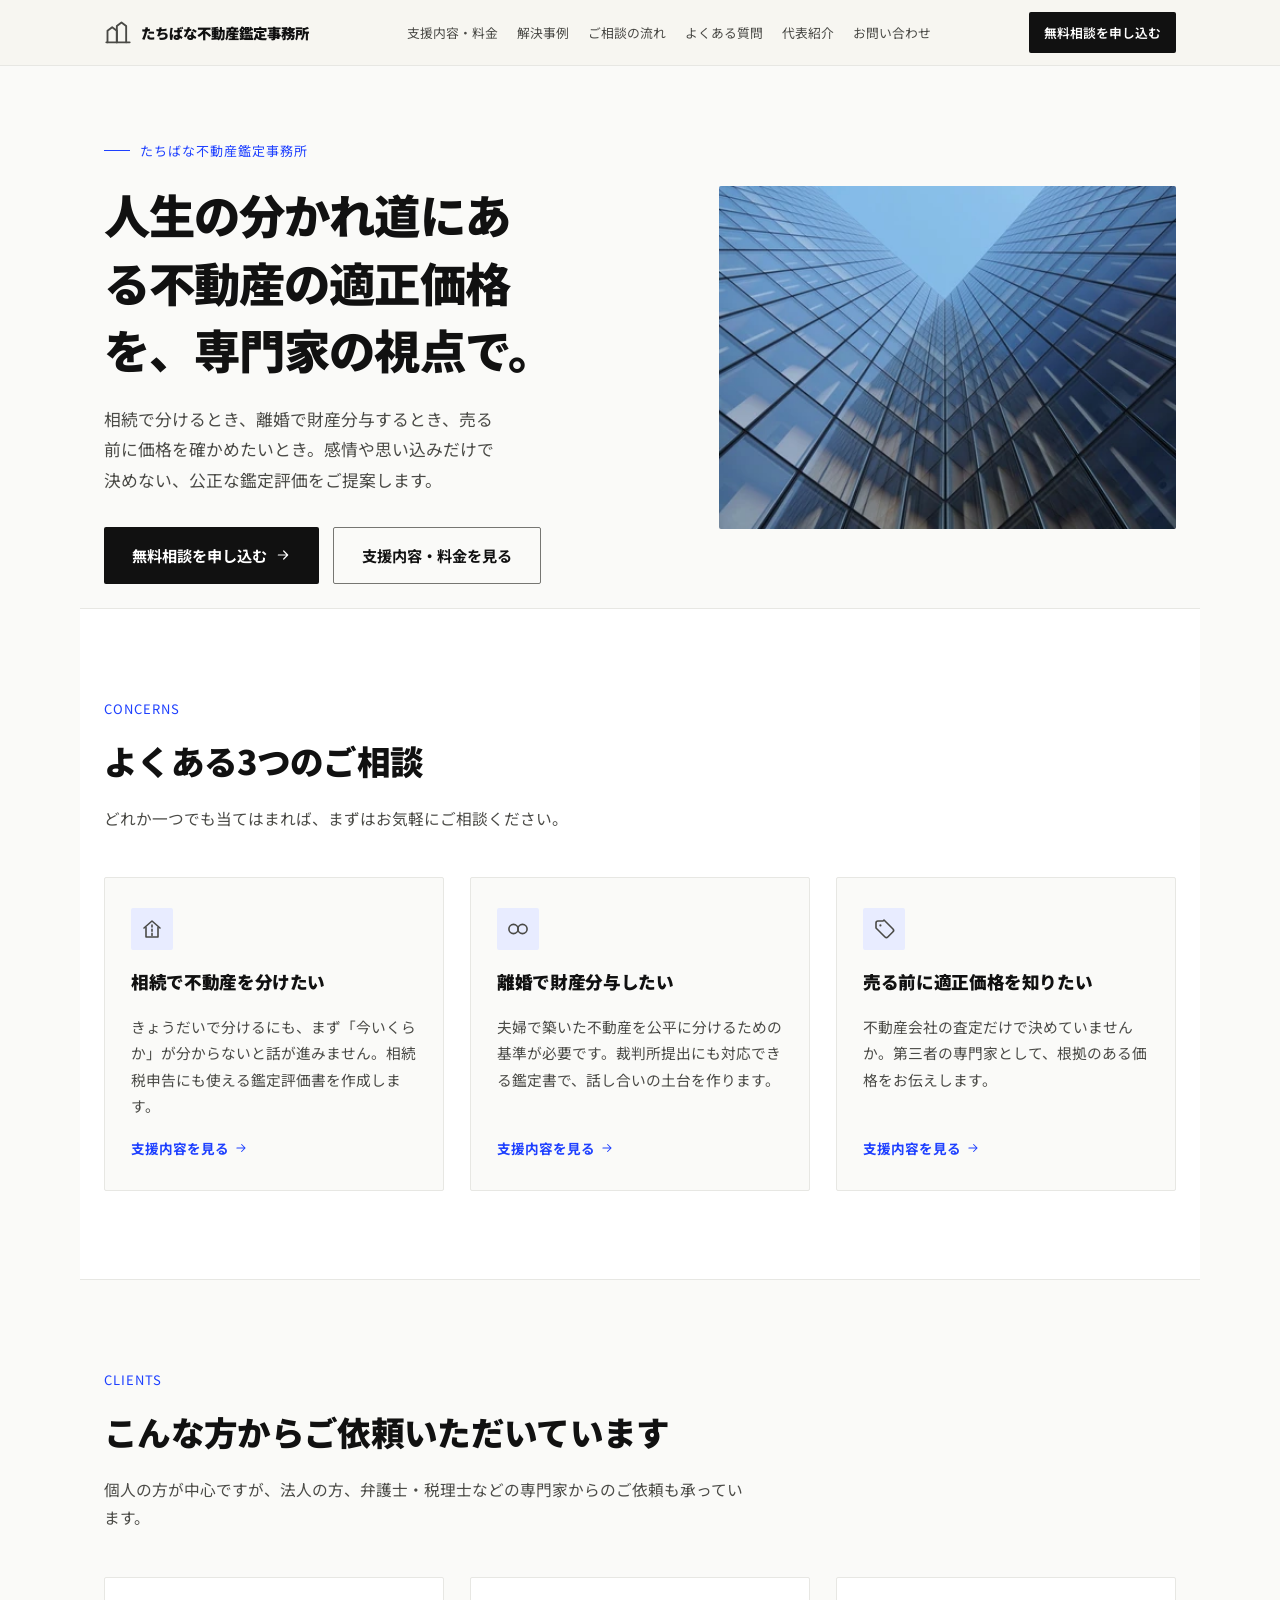
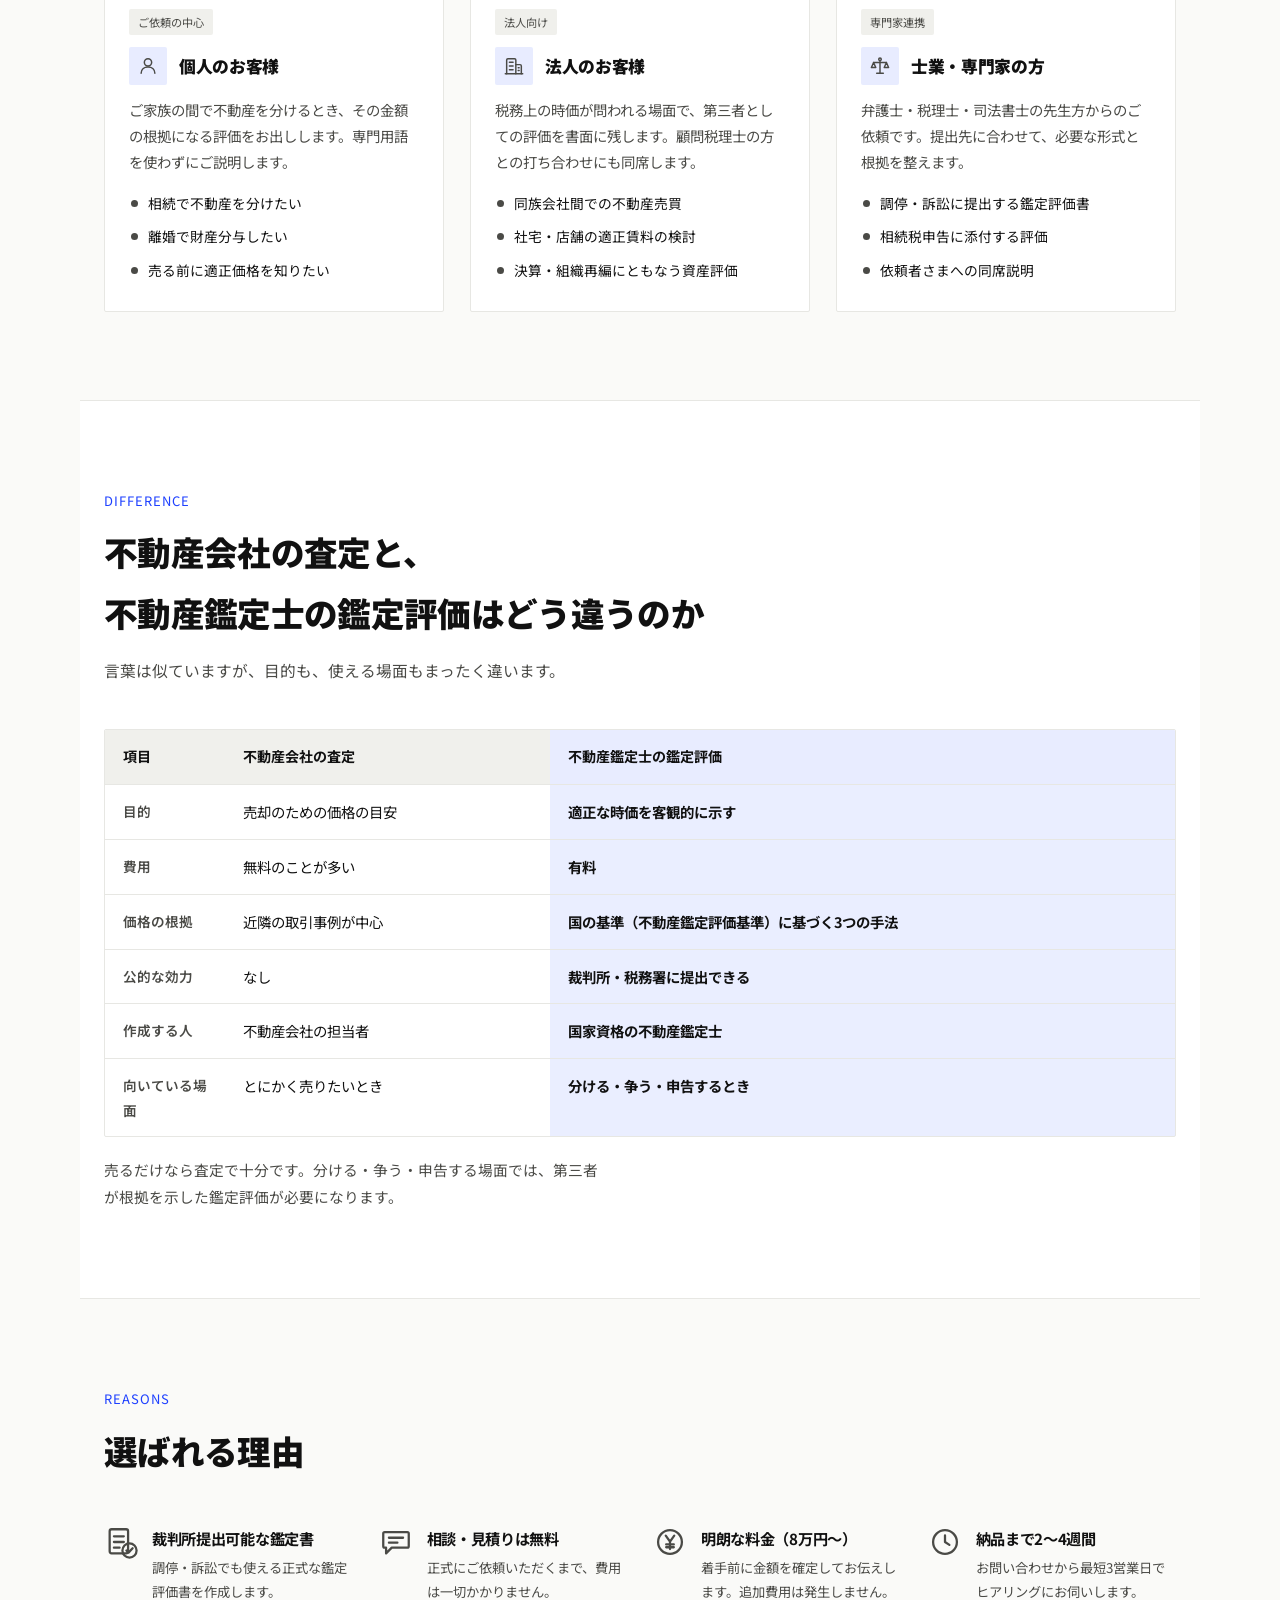
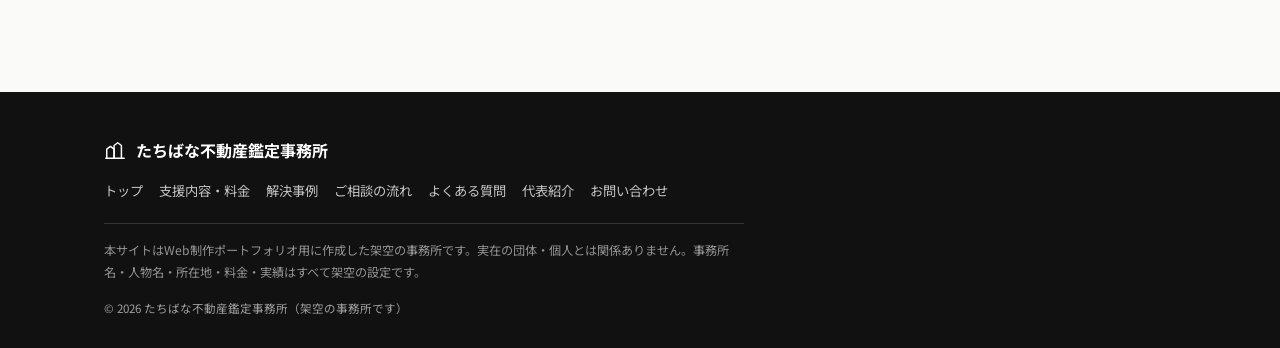
<file: index.html>
<!doctype html>
<html lang="ja">
<head>
<meta charset="utf-8">
<script>(function(e){e.classList.add("js");setTimeout(function(){if(!e.classList.contains("navjs"))e.classList.add("nojsnav");},2000);})(document.documentElement);</script>
<meta name="viewport" content="width=device-width, initial-scale=1">
<title>たちばな不動産鑑定事務所</title>
<meta name="description" content="相続で分けるとき、離婚で財産分与するとき、売る前に価格を確かめたいとき。感情や思い込みだけで決めない、公正な鑑定評価をご提案します。">
<link rel="icon" type="image/svg+xml" href="favicon.svg">
<meta property="og:type" content="website">
<meta property="og:site_name" content="たちばな不動産鑑定事務所">
<meta property="og:title" content="たちばな不動産鑑定事務所">
<meta property="og:description" content="相続で分けるとき、離婚で財産分与するとき、売る前に価格を確かめたいとき。感情や思い込みだけで決めない、公正な鑑定評価をご提案します。">
<meta property="og:url" content="https://tomatoman1583-collab.github.io/tachibana-kantei-demo/">
<meta property="og:image" content="https://tomatoman1583-collab.github.io/tachibana-kantei-demo/assets/hero-tachibana.jpg">
<meta property="og:locale" content="ja_JP">
<meta name="twitter:card" content="summary_large_image">
<link rel="stylesheet" href="https://fonts.googleapis.com/css2?family=Noto+Sans+JP:wght@400;500;700;900&display=swap">
<link rel="stylesheet" href="css/style.css">
</head>
<body>
<div class="site">
<a href="#main" class="skip-link">本文へスキップ</a>
<svg style="display:none" aria-hidden="true">
  <symbol id="icon-mark" viewBox="0 0 24 24" fill="none" stroke="currentColor" stroke-width="1.6" stroke-linecap="round" stroke-linejoin="round">
    <path d="M3 20V10l4-3 4 3v10"/>
    <path d="M11 20V6l4-3 4 3v14"/>
    <path d="M2 20h20"/>
  </symbol>
  <symbol id="icon-inherit" viewBox="0 0 24 24" fill="none" stroke="currentColor" stroke-width="1.6" stroke-linecap="round" stroke-linejoin="round">
    <path d="M4 11 12 4l8 7"/>
    <path d="M6 10.5V20h12v-9.5"/>
    <path d="M12 8v12" stroke-dasharray="2 2.2"/>
  </symbol>
  <symbol id="icon-divorce" viewBox="0 0 24 24" fill="none" stroke="currentColor" stroke-width="1.6" stroke-linecap="round" stroke-linejoin="round">
    <circle cx="7.5" cy="12" r="4.6"/>
    <circle cx="16.5" cy="12" r="4.6"/>
  </symbol>
  <symbol id="icon-sale" viewBox="0 0 24 24" fill="none" stroke="currentColor" stroke-width="1.6" stroke-linecap="round" stroke-linejoin="round">
    <path d="M11 4H6a2 2 0 0 0-2 2v5l9 9a2 2 0 0 0 2.8 0l5.2-5.2a2 2 0 0 0 0-2.8l-9-9Z"/>
    <circle cx="8.4" cy="8.4" r="1.1" fill="currentColor" stroke="none"/>
  </symbol>
  <symbol id="icon-court" viewBox="0 0 24 24" fill="none" stroke="currentColor" stroke-width="1.6" stroke-linecap="round" stroke-linejoin="round">
    <rect x="4" y="3" width="13" height="17" rx="1.4"/>
    <path d="M7 8h7M7 12h7M7 16h4"/>
    <circle cx="18" cy="18" r="5"/>
    <path d="M15.8 18l1.5 1.5 2.9-3.1"/>
  </symbol>
  <symbol id="icon-free" viewBox="0 0 24 24" fill="none" stroke="currentColor" stroke-width="1.6" stroke-linecap="round" stroke-linejoin="round">
    <path d="M4 5h16a1 1 0 0 1 1 1v9a1 1 0 0 1-1 1H9l-4 4v-4H4a1 1 0 0 1-1-1V6a1 1 0 0 1 1-1Z"/>
    <path d="M7 9h10M7 12.5h6"/>
  </symbol>
  <symbol id="icon-fee" viewBox="0 0 24 24" fill="none" stroke="currentColor" stroke-width="1.6" stroke-linecap="round" stroke-linejoin="round">
    <circle cx="12" cy="12" r="8.4"/>
    <path d="M9 7.5l3 4.3 3-4.3M12 11.8v5.2M9.3 13.7h5.4M9.3 15.7h5.4"/>
  </symbol>
  <symbol id="icon-speed" viewBox="0 0 24 24" fill="none" stroke="currentColor" stroke-width="1.6" stroke-linecap="round" stroke-linejoin="round">
    <circle cx="12" cy="12" r="8.4"/>
    <path d="M12 7.4V12l3.1 2"/>
  </symbol>
  <symbol id="icon-mail" viewBox="0 0 24 24" fill="none" stroke="currentColor" stroke-width="1.6" stroke-linecap="round" stroke-linejoin="round">
    <rect x="3" y="5" width="18" height="14" rx="1.4"/>
    <path d="M3.5 6.5 12 13l8.5-6.5"/>
  </symbol>
  <symbol id="icon-hearing" viewBox="0 0 24 24" fill="none" stroke="currentColor" stroke-width="1.6" stroke-linecap="round" stroke-linejoin="round">
    <path d="M4 5h16a1 1 0 0 1 1 1v9a1 1 0 0 1-1 1H9l-4 4v-4H4a1 1 0 0 1-1-1V6a1 1 0 0 1 1-1Z"/>
    <circle cx="9" cy="11" r=".9" fill="currentColor" stroke="none"/>
    <circle cx="12.5" cy="11" r=".9" fill="currentColor" stroke="none"/>
    <circle cx="16" cy="11" r=".9" fill="currentColor" stroke="none"/>
  </symbol>
  <symbol id="icon-pin" viewBox="0 0 24 24" fill="none" stroke="currentColor" stroke-width="1.6" stroke-linecap="round" stroke-linejoin="round">
    <path d="M12 21s7-6.5 7-12a7 7 0 1 0-14 0c0 5.5 7 12 7 12Z"/>
    <circle cx="12" cy="9" r="2.4"/>
  </symbol>
  <symbol id="icon-report" viewBox="0 0 24 24" fill="none" stroke="currentColor" stroke-width="1.6" stroke-linecap="round" stroke-linejoin="round">
    <rect x="4" y="3" width="12" height="17" rx="1.4"/>
    <path d="M7 8h6M7 12h6M7 16h4"/>
    <path d="M14.8 15.2l4.3-4.3 2 2-4.3 4.3-2.3.5.3-2.5Z"/>
  </symbol>
  <symbol id="icon-delivery" viewBox="0 0 24 24" fill="none" stroke="currentColor" stroke-width="1.6" stroke-linecap="round" stroke-linejoin="round">
    <path d="M3 8l9-4.5L21 8v8l-9 4.5L3 16Z"/>
    <path d="M3 8l9 4.5L21 8M12 12.5V21"/>
  </symbol>
  <symbol id="icon-person" viewBox="0 0 24 24" fill="none" stroke="currentColor" stroke-width="1.6" stroke-linecap="round" stroke-linejoin="round">
    <circle cx="12" cy="8" r="4"/>
    <path d="M4.5 20c0-4.5 3.5-7 7.5-7s7.5 2.5 7.5 7"/>
  </symbol>
  <symbol id="icon-phone" viewBox="0 0 24 24" fill="none" stroke="currentColor" stroke-width="1.6" stroke-linecap="round" stroke-linejoin="round">
    <path d="M6 3h3l2 5-2.3 1.8a12 12 0 0 0 5.5 5.5L16 13l5 2v3a2 2 0 0 1-2.2 2A16 16 0 0 1 4 6.2 2 2 0 0 1 6 3Z"/>
  </symbol>
  <symbol id="icon-check" viewBox="0 0 24 24" fill="none" stroke="currentColor" stroke-width="1.8" stroke-linecap="round" stroke-linejoin="round">
    <path d="M4 12.5l5 5L20 6"/>
  </symbol>
  <symbol id="icon-arrow" viewBox="0 0 24 24" fill="none" stroke="currentColor" stroke-width="1.8" stroke-linecap="round" stroke-linejoin="round">
    <path d="M5 12h13M13 6l6 6-6 6"/>
  </symbol>
  <symbol id="icon-office" viewBox="0 0 24 24" fill="none" stroke="currentColor" stroke-width="1.6" stroke-linecap="round" stroke-linejoin="round">
    <path d="M4 20.5V5.4A1.4 1.4 0 0 1 5.4 4h7.2A1.4 1.4 0 0 1 14 5.4v15.1"/>
    <path d="M14 10.5h4.6A1.4 1.4 0 0 1 20 11.9v8.6"/>
    <path d="M2.5 20.5h19"/>
    <path d="M7 8h4M7 12h4M7 16h4M16.6 14h1M16.6 17h1"/>
  </symbol>
  <symbol id="icon-scale" viewBox="0 0 24 24" fill="none" stroke="currentColor" stroke-width="1.6" stroke-linecap="round" stroke-linejoin="round">
    <path d="M12 6.2V20"/>
    <path d="M8.4 20h7.2"/>
    <path d="M5 8.2h14"/>
    <circle cx="12" cy="4.6" r="1.4"/>
    <path d="M5 8.2 2.6 13.6h4.8L5 8.2Z"/>
    <path d="M19 8.2l-2.4 5.4h4.8L19 8.2Z"/>
  </symbol>
  <symbol id="icon-plus" viewBox="0 0 24 24" fill="none" stroke="currentColor" stroke-width="2" stroke-linecap="round">
    <path d="M12 5v14M5 12h14"/>
  </symbol>
  <symbol id="icon-info" viewBox="0 0 24 24" fill="none" stroke="currentColor" stroke-width="1.6" stroke-linecap="round" stroke-linejoin="round">
    <circle cx="12" cy="12" r="8.6"/>
    <path d="M12 11.2v5"/>
    <path d="M12 7.9v.2"/>
  </symbol>
  <symbol id="icon-menu" viewBox="0 0 24 24" fill="none" stroke="currentColor" stroke-width="1.8" stroke-linecap="round">
    <path d="M4 7h16M4 12h16M4 17h16"/>
  </symbol>
  <symbol id="icon-close" viewBox="0 0 24 24" fill="none" stroke="currentColor" stroke-width="1.8" stroke-linecap="round">
    <path d="M6 6l12 12M18 6 6 18"/>
  </symbol>
</svg>

<header class="site-header">
    <div class="container header-inner">
      <a href="index.html" class="brand" aria-label="トップへ" aria-current="page">
        <svg class="brand-mark" aria-hidden="true"><use href="#icon-mark"></use></svg>
        <span class="brand-name"><span>たちばな</span><span>不動産鑑定事務所</span></span>
      </a>
      <button type="button" class="nav-toggle" id="navToggle" aria-controls="mainNav" aria-expanded="false" aria-label="メニュー">
        <svg class="nav-toggle-icon nav-toggle-open" aria-hidden="true"><use href="#icon-menu"></use></svg>
        <svg class="nav-toggle-icon nav-toggle-close" aria-hidden="true"><use href="#icon-close"></use></svg>
      </button>
      <nav class="main-nav" id="mainNav" aria-label="サイト内ナビゲーション">
        <a href="services.html" class="nav-link">支援内容・料金</a>
        <a href="cases.html" class="nav-link">解決事例</a>
        <a href="flow.html" class="nav-link">ご相談の流れ</a>
        <a href="faq.html" class="nav-link">よくある質問</a>
        <a href="about.html" class="nav-link">代表紹介</a>
        <a href="contact.html" class="nav-link">お問い合わせ</a>
      </nav>
      <a href="contact.html" class="nav-cta">無料相談<span class="nav-cta-tail">を申し込む</span></a>
    </div>
  </header>

  <main id="main">

<section id="page-top" class="page active" data-page="top">
      <div class="hero container">
        <div class="hero-grid">
          <div>
            <span class="eyebrow">たちばな不動産鑑定事務所</span>
            <h1>人生の分かれ道にある不動産の適正価格を、専門家の視点で。</h1>
            <p class="hero-lead">相続で分けるとき、離婚で財産分与するとき、売る前に価格を確かめたいとき。感情や思い込みだけで決めない、公正な鑑定評価をご提案します。</p>
            <div class="hero-actions">
              <a href="contact.html" class="btn btn-primary">無料相談を申し込む<svg aria-hidden="true"><use href="#icon-arrow"></use></svg></a>
              <a href="services.html" class="btn btn-ghost">支援内容・料金を見る</a>
            </div>
          </div>
          <!-- sizes は getBoundingClientRect() による実測レイアウトから逆算した値。
               1120px以上=457px固定（.container の max-width で頭打ち）／901〜1119px=2カラムの右列
               （コンテナ内側から gap 56px を引き 0.9/2.0 で按分）／641〜900px=1カラムでコンテナ幅
               （左右padding 24px）／640px以下=同（左右padding 20px）。
               WebP非対応ブラウザは <img> 側のJPEG（srcset、非対応なら src）を読む。
               元の assets/hero-tachibana.jpg（2400×1800）はオリジナルとして残し、OGP画像で使用。 -->
          <picture>
            <source type="image/webp" sizes="(min-width:1120px) 457px, (min-width:901px) calc((100vw - 104px) * 0.45), (min-width:641px) calc(100vw - 48px), calc(100vw - 40px)" srcset="assets/hero-tachibana-420.webp 420w, assets/hero-tachibana-560.webp 560w, assets/hero-tachibana-720.webp 720w, assets/hero-tachibana-900.webp 900w, assets/hero-tachibana-1200.webp 1200w, assets/hero-tachibana-1600.webp 1600w">
            <img class="hero-photo" src="assets/hero-tachibana-1200.jpg" sizes="(min-width:1120px) 457px, (min-width:901px) calc((100vw - 104px) * 0.45), (min-width:641px) calc(100vw - 48px), calc(100vw - 40px)" srcset="assets/hero-tachibana-420.jpg 420w, assets/hero-tachibana-560.jpg 560w, assets/hero-tachibana-720.jpg 720w, assets/hero-tachibana-900.jpg 900w, assets/hero-tachibana-1200.jpg 1200w, assets/hero-tachibana-1600.jpg 1600w" alt="ガラス張りのオフィスビルを見上げた外観" width="2400" height="1800" loading="eager">
          </picture>
        </div>
      </div>

      <div class="worries section container">
        <div class="section-head">
          <span class="section-label">Concerns</span>
          <h2 class="section-title">よくある3つのご相談</h2>
          <p class="section-sub">どれか一つでも当てはまれば、まずはお気軽にご相談ください。</p>
        </div>
        <div class="worry-grid">
          <div class="worry-card">
            <svg class="worry-icon" aria-hidden="true"><use href="#icon-inherit"></use></svg>
            <h3>相続で不動産を分けたい</h3>
            <p>きょうだいで分けるにも、まず「今いくらか」が分からないと話が進みません。相続税申告にも使える鑑定評価書を作成します。</p>
            <a href="services.html" class="worry-link">支援内容を見る<svg aria-hidden="true"><use href="#icon-arrow"></use></svg></a>
          </div>
          <div class="worry-card">
            <svg class="worry-icon" aria-hidden="true"><use href="#icon-divorce"></use></svg>
            <h3>離婚で財産分与したい</h3>
            <p>夫婦で築いた不動産を公平に分けるための基準が必要です。裁判所提出にも対応できる鑑定書で、話し合いの土台を作ります。</p>
            <a href="services.html" class="worry-link">支援内容を見る<svg aria-hidden="true"><use href="#icon-arrow"></use></svg></a>
          </div>
          <div class="worry-card">
            <svg class="worry-icon" aria-hidden="true"><use href="#icon-sale"></use></svg>
            <h3>売る前に適正価格を知りたい</h3>
            <p>不動産会社の査定だけで決めていませんか。第三者の専門家として、根拠のある価格をお伝えします。</p>
            <a href="services.html" class="worry-link">支援内容を見る<svg aria-hidden="true"><use href="#icon-arrow"></use></svg></a>
          </div>
        </div>
      </div>

      <div class="targets section container">
        <div class="section-head">
          <span class="section-label">Clients</span>
          <h2 class="section-title">こんな方からご依頼いただいています</h2>
          <p class="section-sub">個人の方が中心ですが、法人の方、弁護士・税理士などの専門家からのご依頼も承っています。</p>
        </div>
        <div class="target-grid">
          <div class="target-card">
            <span class="target-badge">ご依頼の中心</span>
            <div class="target-head">
              <svg class="target-icon" aria-hidden="true"><use href="#icon-person"></use></svg>
              <h3>個人のお客様</h3>
            </div>
            <p>ご家族の間で不動産を分けるとき、その金額の根拠になる評価をお出しします。専門用語を使わずにご説明します。</p>
            <ul class="target-list">
              <li>相続で不動産を分けたい</li>
              <li>離婚で財産分与したい</li>
              <li>売る前に適正価格を知りたい</li>
            </ul>
          </div>
          <div class="target-card">
            <span class="target-badge">法人向け</span>
            <div class="target-head">
              <svg class="target-icon" aria-hidden="true"><use href="#icon-office"></use></svg>
              <h3>法人のお客様</h3>
            </div>
            <p>税務上の時価が問われる場面で、第三者としての評価を書面に残します。顧問税理士の方との打ち合わせにも同席します。</p>
            <ul class="target-list">
              <li>同族会社間での不動産売買</li>
              <li>社宅・店舗の適正賃料の検討</li>
              <li>決算・組織再編にともなう資産評価</li>
            </ul>
          </div>
          <div class="target-card">
            <span class="target-badge">専門家連携</span>
            <div class="target-head">
              <svg class="target-icon" aria-hidden="true"><use href="#icon-scale"></use></svg>
              <h3>士業・専門家の方</h3>
            </div>
            <p>弁護士・税理士・司法書士の先生方からのご依頼です。提出先に合わせて、必要な形式と根拠を整えます。</p>
            <ul class="target-list">
              <li>調停・訴訟に提出する鑑定評価書</li>
              <li>相続税申告に添付する評価</li>
              <li>依頼者さまへの同席説明</li>
            </ul>
          </div>
        </div>
      </div>

      <div id="compare" class="compare section container">
        <div class="section-head">
          <span class="section-label">Difference</span>
          <h2 class="section-title"><span class="phrase">不動産会社の査定</span>と、<span class="phrase">不動産鑑定士の鑑定評価</span>は<span class="phrase">どう違うのか</span></h2>
          <p class="section-sub">言葉は似ていますが、目的も、使える場面もまったく違います。</p>
        </div>
        <div class="table-scroll">
          <table class="compare-table">
            <thead>
              <tr>
                <th scope="col">項目</th>
                <th scope="col">不動産会社の査定</th>
                <th scope="col" class="is-focus">不動産鑑定士の鑑定評価</th>
              </tr>
            </thead>
            <tbody>
              <tr><th scope="row">目的</th><td>売却のための価格の目安</td><td class="is-focus">適正な時価を客観的に示す</td></tr>
              <tr><th scope="row">費用</th><td>無料のことが多い</td><td class="is-focus">有料</td></tr>
              <tr><th scope="row">価格の根拠</th><td>近隣の取引事例が中心</td><td class="is-focus">国の基準（不動産鑑定評価基準）に基づく3つの手法</td></tr>
              <tr><th scope="row">公的な効力</th><td>なし</td><td class="is-focus">裁判所・税務署に提出できる</td></tr>
              <tr><th scope="row">作成する人</th><td>不動産会社の担当者</td><td class="is-focus">国家資格の不動産鑑定士</td></tr>
              <tr><th scope="row">向いている場面</th><td>とにかく売りたいとき</td><td class="is-focus">分ける・争う・申告するとき</td></tr>
            </tbody>
          </table>
        </div>
        <p class="compare-note">売るだけなら査定で十分です。分ける・争う・申告する場面では、第三者が根拠を示した鑑定評価が必要になります。</p>
      </div>

      <div class="reasons section container">
        <div class="section-head">
          <span class="section-label">Reasons</span>
          <h2 class="section-title">選ばれる理由</h2>
        </div>
        <div class="reason-grid">
          <div class="reason-item">
            <svg class="reason-icon" aria-hidden="true"><use href="#icon-court"></use></svg>
            <div><h3>裁判所提出可能な鑑定書</h3><p>調停・訴訟でも使える正式な鑑定評価書を作成します。</p></div>
          </div>
          <div class="reason-item">
            <svg class="reason-icon" aria-hidden="true"><use href="#icon-free"></use></svg>
            <div><h3>相談・見積りは無料</h3><p>正式にご依頼いただくまで、費用は一切かかりません。</p></div>
          </div>
          <div class="reason-item">
            <svg class="reason-icon" aria-hidden="true"><use href="#icon-fee"></use></svg>
            <div><h3>明朗な料金（8万円〜）</h3><p>着手前に金額を確定してお伝えします。追加費用は発生しません。</p></div>
          </div>
          <div class="reason-item">
            <svg class="reason-icon" aria-hidden="true"><use href="#icon-speed"></use></svg>
            <div><h3>納品まで2〜4週間</h3><p>お問い合わせから最短3営業日でヒアリングにお伺いします。</p></div>
          </div>
        </div>
      </div>
    </section>

  </main>

<footer class="site-footer">
    <div class="container footer-inner">
      <div class="footer-brand">
        <svg aria-hidden="true"><use href="#icon-mark"></use></svg>
        たちばな不動産鑑定事務所
      </div>
      <nav class="footer-nav" aria-label="フッターナビゲーション">
        <a href="index.html">トップ</a>
        <a href="services.html">支援内容・料金</a>
        <a href="cases.html">解決事例</a>
        <a href="flow.html">ご相談の流れ</a>
        <a href="faq.html">よくある質問</a>
        <a href="about.html">代表紹介</a>
        <a href="contact.html">お問い合わせ</a>
      </nav>
      <p class="footer-disclaimer">本サイトはWeb制作ポートフォリオ用に作成した架空の事務所です。実在の団体・個人とは関係ありません。事務所名・人物名・所在地・料金・実績はすべて架空の設定です。</p>
      <p class="footer-copy">© 2026 たちばな不動産鑑定事務所（架空の事務所です）</p>
    </div>
  </footer>
</div>
<script src="js/main.js" onerror="document.documentElement.classList.add('nojsnav')"></script>
</body>
</html>
</file>
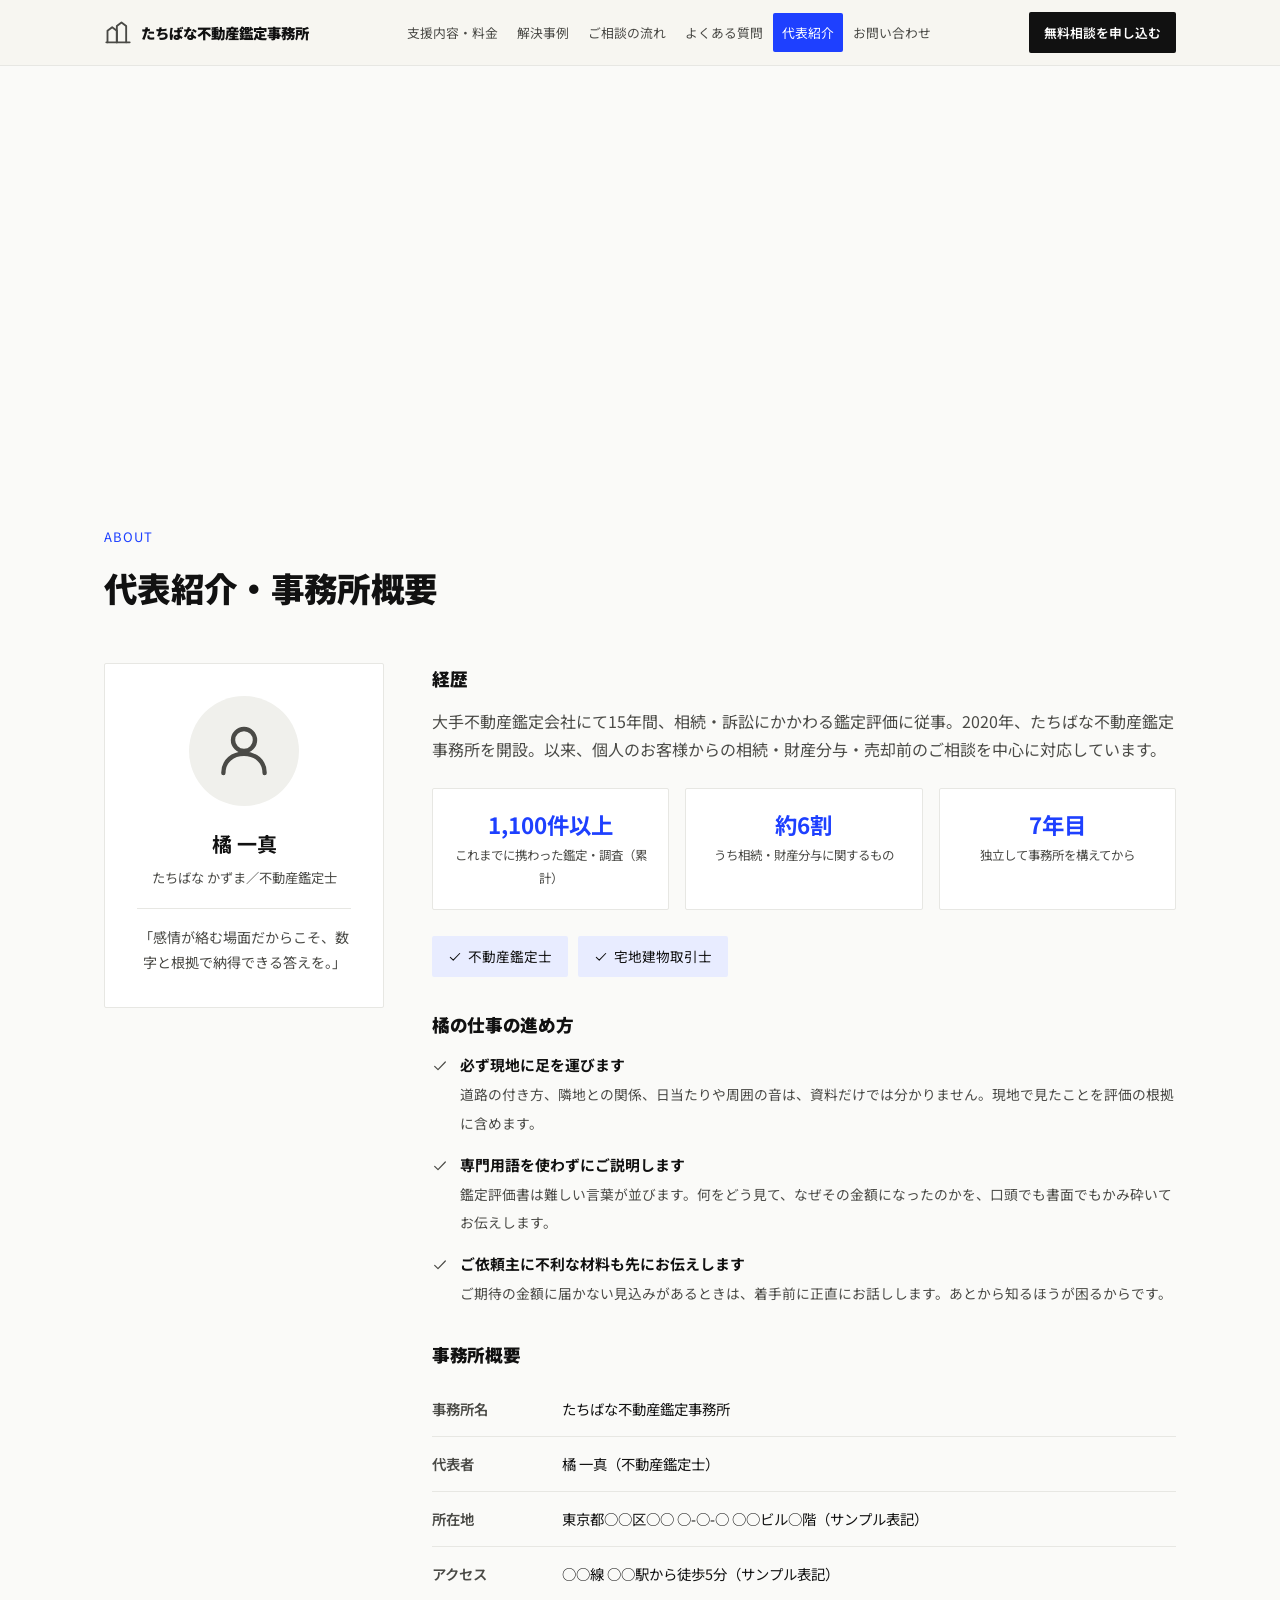
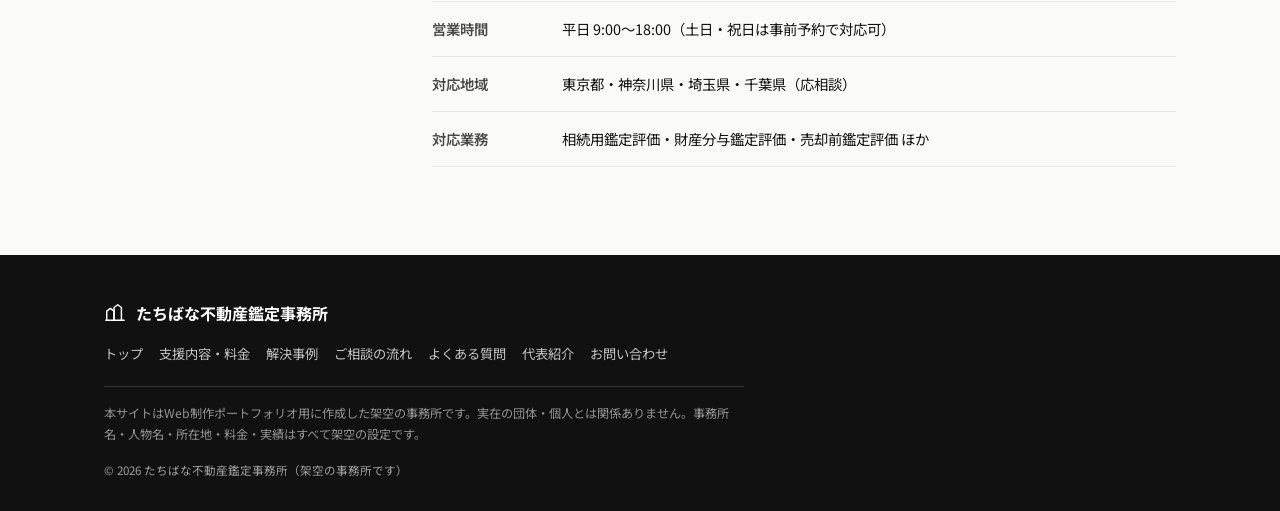
<file: about.html>
<!doctype html>
<html lang="ja">
<head>
<meta charset="utf-8">
<script>(function(e){e.classList.add("js");setTimeout(function(){if(!e.classList.contains("navjs"))e.classList.add("nojsnav");},2000);})(document.documentElement);</script>
<meta name="viewport" content="width=device-width, initial-scale=1">
<title>代表紹介・事務所概要｜たちばな不動産鑑定事務所</title>
<meta name="description" content="大手不動産鑑定会社にて15年間、相続・訴訟にかかわる鑑定評価に従事。2020年、たちばな不動産鑑定事務所を開設した代表・橘一真の経歴と事務所概要をご紹介します。">
<link rel="icon" type="image/svg+xml" href="favicon.svg">
<meta property="og:type" content="website">
<meta property="og:site_name" content="たちばな不動産鑑定事務所">
<meta property="og:title" content="代表紹介・事務所概要｜たちばな不動産鑑定事務所">
<meta property="og:description" content="大手不動産鑑定会社にて15年間、相続・訴訟にかかわる鑑定評価に従事。2020年、たちばな不動産鑑定事務所を開設した代表・橘一真の経歴と事務所概要をご紹介します。">
<meta property="og:url" content="https://tomatoman1583-collab.github.io/tachibana-kantei-demo/about.html">
<meta property="og:image" content="https://tomatoman1583-collab.github.io/tachibana-kantei-demo/assets/hero-tachibana.jpg">
<meta property="og:locale" content="ja_JP">
<meta name="twitter:card" content="summary_large_image">
<link rel="stylesheet" href="https://fonts.googleapis.com/css2?family=Noto+Sans+JP:wght@400;500;700;900&display=swap">
<link rel="stylesheet" href="css/style.css">
</head>
<body>
<div class="site">
<a href="#main" class="skip-link">本文へスキップ</a>
<svg style="display:none" aria-hidden="true">
  <symbol id="icon-mark" viewBox="0 0 24 24" fill="none" stroke="currentColor" stroke-width="1.6" stroke-linecap="round" stroke-linejoin="round">
    <path d="M3 20V10l4-3 4 3v10"/>
    <path d="M11 20V6l4-3 4 3v14"/>
    <path d="M2 20h20"/>
  </symbol>
  <symbol id="icon-inherit" viewBox="0 0 24 24" fill="none" stroke="currentColor" stroke-width="1.6" stroke-linecap="round" stroke-linejoin="round">
    <path d="M4 11 12 4l8 7"/>
    <path d="M6 10.5V20h12v-9.5"/>
    <path d="M12 8v12" stroke-dasharray="2 2.2"/>
  </symbol>
  <symbol id="icon-divorce" viewBox="0 0 24 24" fill="none" stroke="currentColor" stroke-width="1.6" stroke-linecap="round" stroke-linejoin="round">
    <circle cx="7.5" cy="12" r="4.6"/>
    <circle cx="16.5" cy="12" r="4.6"/>
  </symbol>
  <symbol id="icon-sale" viewBox="0 0 24 24" fill="none" stroke="currentColor" stroke-width="1.6" stroke-linecap="round" stroke-linejoin="round">
    <path d="M11 4H6a2 2 0 0 0-2 2v5l9 9a2 2 0 0 0 2.8 0l5.2-5.2a2 2 0 0 0 0-2.8l-9-9Z"/>
    <circle cx="8.4" cy="8.4" r="1.1" fill="currentColor" stroke="none"/>
  </symbol>
  <symbol id="icon-court" viewBox="0 0 24 24" fill="none" stroke="currentColor" stroke-width="1.6" stroke-linecap="round" stroke-linejoin="round">
    <rect x="4" y="3" width="13" height="17" rx="1.4"/>
    <path d="M7 8h7M7 12h7M7 16h4"/>
    <circle cx="18" cy="18" r="5"/>
    <path d="M15.8 18l1.5 1.5 2.9-3.1"/>
  </symbol>
  <symbol id="icon-free" viewBox="0 0 24 24" fill="none" stroke="currentColor" stroke-width="1.6" stroke-linecap="round" stroke-linejoin="round">
    <path d="M4 5h16a1 1 0 0 1 1 1v9a1 1 0 0 1-1 1H9l-4 4v-4H4a1 1 0 0 1-1-1V6a1 1 0 0 1 1-1Z"/>
    <path d="M7 9h10M7 12.5h6"/>
  </symbol>
  <symbol id="icon-fee" viewBox="0 0 24 24" fill="none" stroke="currentColor" stroke-width="1.6" stroke-linecap="round" stroke-linejoin="round">
    <circle cx="12" cy="12" r="8.4"/>
    <path d="M9 7.5l3 4.3 3-4.3M12 11.8v5.2M9.3 13.7h5.4M9.3 15.7h5.4"/>
  </symbol>
  <symbol id="icon-speed" viewBox="0 0 24 24" fill="none" stroke="currentColor" stroke-width="1.6" stroke-linecap="round" stroke-linejoin="round">
    <circle cx="12" cy="12" r="8.4"/>
    <path d="M12 7.4V12l3.1 2"/>
  </symbol>
  <symbol id="icon-mail" viewBox="0 0 24 24" fill="none" stroke="currentColor" stroke-width="1.6" stroke-linecap="round" stroke-linejoin="round">
    <rect x="3" y="5" width="18" height="14" rx="1.4"/>
    <path d="M3.5 6.5 12 13l8.5-6.5"/>
  </symbol>
  <symbol id="icon-hearing" viewBox="0 0 24 24" fill="none" stroke="currentColor" stroke-width="1.6" stroke-linecap="round" stroke-linejoin="round">
    <path d="M4 5h16a1 1 0 0 1 1 1v9a1 1 0 0 1-1 1H9l-4 4v-4H4a1 1 0 0 1-1-1V6a1 1 0 0 1 1-1Z"/>
    <circle cx="9" cy="11" r=".9" fill="currentColor" stroke="none"/>
    <circle cx="12.5" cy="11" r=".9" fill="currentColor" stroke="none"/>
    <circle cx="16" cy="11" r=".9" fill="currentColor" stroke="none"/>
  </symbol>
  <symbol id="icon-pin" viewBox="0 0 24 24" fill="none" stroke="currentColor" stroke-width="1.6" stroke-linecap="round" stroke-linejoin="round">
    <path d="M12 21s7-6.5 7-12a7 7 0 1 0-14 0c0 5.5 7 12 7 12Z"/>
    <circle cx="12" cy="9" r="2.4"/>
  </symbol>
  <symbol id="icon-report" viewBox="0 0 24 24" fill="none" stroke="currentColor" stroke-width="1.6" stroke-linecap="round" stroke-linejoin="round">
    <rect x="4" y="3" width="12" height="17" rx="1.4"/>
    <path d="M7 8h6M7 12h6M7 16h4"/>
    <path d="M14.8 15.2l4.3-4.3 2 2-4.3 4.3-2.3.5.3-2.5Z"/>
  </symbol>
  <symbol id="icon-delivery" viewBox="0 0 24 24" fill="none" stroke="currentColor" stroke-width="1.6" stroke-linecap="round" stroke-linejoin="round">
    <path d="M3 8l9-4.5L21 8v8l-9 4.5L3 16Z"/>
    <path d="M3 8l9 4.5L21 8M12 12.5V21"/>
  </symbol>
  <symbol id="icon-person" viewBox="0 0 24 24" fill="none" stroke="currentColor" stroke-width="1.6" stroke-linecap="round" stroke-linejoin="round">
    <circle cx="12" cy="8" r="4"/>
    <path d="M4.5 20c0-4.5 3.5-7 7.5-7s7.5 2.5 7.5 7"/>
  </symbol>
  <symbol id="icon-phone" viewBox="0 0 24 24" fill="none" stroke="currentColor" stroke-width="1.6" stroke-linecap="round" stroke-linejoin="round">
    <path d="M6 3h3l2 5-2.3 1.8a12 12 0 0 0 5.5 5.5L16 13l5 2v3a2 2 0 0 1-2.2 2A16 16 0 0 1 4 6.2 2 2 0 0 1 6 3Z"/>
  </symbol>
  <symbol id="icon-check" viewBox="0 0 24 24" fill="none" stroke="currentColor" stroke-width="1.8" stroke-linecap="round" stroke-linejoin="round">
    <path d="M4 12.5l5 5L20 6"/>
  </symbol>
  <symbol id="icon-arrow" viewBox="0 0 24 24" fill="none" stroke="currentColor" stroke-width="1.8" stroke-linecap="round" stroke-linejoin="round">
    <path d="M5 12h13M13 6l6 6-6 6"/>
  </symbol>
  <symbol id="icon-office" viewBox="0 0 24 24" fill="none" stroke="currentColor" stroke-width="1.6" stroke-linecap="round" stroke-linejoin="round">
    <path d="M4 20.5V5.4A1.4 1.4 0 0 1 5.4 4h7.2A1.4 1.4 0 0 1 14 5.4v15.1"/>
    <path d="M14 10.5h4.6A1.4 1.4 0 0 1 20 11.9v8.6"/>
    <path d="M2.5 20.5h19"/>
    <path d="M7 8h4M7 12h4M7 16h4M16.6 14h1M16.6 17h1"/>
  </symbol>
  <symbol id="icon-scale" viewBox="0 0 24 24" fill="none" stroke="currentColor" stroke-width="1.6" stroke-linecap="round" stroke-linejoin="round">
    <path d="M12 6.2V20"/>
    <path d="M8.4 20h7.2"/>
    <path d="M5 8.2h14"/>
    <circle cx="12" cy="4.6" r="1.4"/>
    <path d="M5 8.2 2.6 13.6h4.8L5 8.2Z"/>
    <path d="M19 8.2l-2.4 5.4h4.8L19 8.2Z"/>
  </symbol>
  <symbol id="icon-plus" viewBox="0 0 24 24" fill="none" stroke="currentColor" stroke-width="2" stroke-linecap="round">
    <path d="M12 5v14M5 12h14"/>
  </symbol>
  <symbol id="icon-info" viewBox="0 0 24 24" fill="none" stroke="currentColor" stroke-width="1.6" stroke-linecap="round" stroke-linejoin="round">
    <circle cx="12" cy="12" r="8.6"/>
    <path d="M12 11.2v5"/>
    <path d="M12 7.9v.2"/>
  </symbol>
  <symbol id="icon-menu" viewBox="0 0 24 24" fill="none" stroke="currentColor" stroke-width="1.8" stroke-linecap="round">
    <path d="M4 7h16M4 12h16M4 17h16"/>
  </symbol>
  <symbol id="icon-close" viewBox="0 0 24 24" fill="none" stroke="currentColor" stroke-width="1.8" stroke-linecap="round">
    <path d="M6 6l12 12M18 6 6 18"/>
  </symbol>
</svg>

<header class="site-header">
    <div class="container header-inner">
      <a href="index.html" class="brand" aria-label="トップへ">
        <svg class="brand-mark" aria-hidden="true"><use href="#icon-mark"></use></svg>
        <span class="brand-name"><span>たちばな</span><span>不動産鑑定事務所</span></span>
      </a>
      <button type="button" class="nav-toggle" id="navToggle" aria-controls="mainNav" aria-expanded="false" aria-label="メニュー">
        <svg class="nav-toggle-icon nav-toggle-open" aria-hidden="true"><use href="#icon-menu"></use></svg>
        <svg class="nav-toggle-icon nav-toggle-close" aria-hidden="true"><use href="#icon-close"></use></svg>
      </button>
      <nav class="main-nav" id="mainNav" aria-label="サイト内ナビゲーション">
        <a href="services.html" class="nav-link">支援内容・料金</a>
        <a href="cases.html" class="nav-link">解決事例</a>
        <a href="flow.html" class="nav-link">ご相談の流れ</a>
        <a href="faq.html" class="nav-link">よくある質問</a>
        <a href="about.html" class="nav-link is-current" aria-current="page">代表紹介</a>
        <a href="contact.html" class="nav-link">お問い合わせ</a>
      </nav>
      <a href="contact.html" class="nav-cta">無料相談<span class="nav-cta-tail">を申し込む</span></a>
    </div>
  </header>

  <main id="main">

<section id="page-about" class="page active" data-page="about">
      <div class="section container">
        <!-- ページヘッダー帯。sizes は .section.container の content 幅の実測値から逆算
             （1120px以上は1072pxで頭打ち、641〜1119pxは 100vw-48px、640px以下は 100vw-40px）。
             派生は原寸2400×1200を先に 16:5 へ切り出してから縮小しているので、
             配信される全ファイルの実寸比 = width/height 属性の比 = 表示比率（CLS対策）。
             WebP非対応ブラウザは img 要素側のJPEG（srcset、非対応なら src）を読む。
             元の assets/page-about.jpg（2400×1200）はオリジナルとして保持。
             このページの原本だけ高さが1200pxで、cases・contact（2400×1600）と異なる。
             16:5 に切り出したあとの寸法は3ページとも同一。 -->
        <figure class="page-banner">
          <picture>
            <source type="image/webp" sizes="(min-width:1120px) 1072px, (min-width:641px) calc(100vw - 48px), calc(100vw - 40px)" srcset="assets/page-about-400.webp 400w, assets/page-about-560.webp 560w, assets/page-about-880.webp 880w, assets/page-about-1200.webp 1200w, assets/page-about-1600.webp 1600w">
            <img src="assets/page-about-1200.jpg" sizes="(min-width:1120px) 1072px, (min-width:641px) calc(100vw - 48px), calc(100vw - 40px)" srcset="assets/page-about-400.jpg 400w, assets/page-about-560.jpg 560w, assets/page-about-880.jpg 880w, assets/page-about-1200.jpg 1200w, assets/page-about-1600.jpg 1600w" alt="白いレンガの壁と大きな窓に囲まれ、木の床に白い机と椅子が並ぶ明るい事務所の室内" width="1600" height="500" loading="eager" decoding="async">
          </picture>
        </figure>
        <div class="section-head">
          <span class="section-label">About</span>
          <h1 class="section-title">代表紹介・事務所概要</h1>
        </div>
        <div class="about-grid">
          <div class="profile-card">
            <svg class="profile-figure" aria-hidden="true"><use href="#icon-person"></use></svg>
            <p class="profile-name">橘 一真</p>
            <p class="profile-role">たちばな かずま／不動産鑑定士</p>
            <p class="profile-quote">「感情が絡む場面だからこそ、数字と根拠で納得できる答えを。」</p>
          </div>
          <div class="about-bio">
            <h2>経歴</h2>
            <p>大手不動産鑑定会社にて15年間、相続・訴訟にかかわる鑑定評価に従事。2020年、たちばな不動産鑑定事務所を開設。以来、個人のお客様からの相続・財産分与・売却前のご相談を中心に対応しています。</p>
            <div class="stat-grid">
              <div class="stat-item">
                <span class="stat-value">1,100件以上</span>
                <span class="stat-label">これまでに携わった鑑定・調査（累計）</span>
              </div>
              <div class="stat-item">
                <span class="stat-value">約6割</span>
                <span class="stat-label">うち相続・財産分与に関するもの</span>
              </div>
              <div class="stat-item">
                <span class="stat-value">7年目</span>
                <span class="stat-label">独立して事務所を構えてから</span>
              </div>
            </div>
            <ul class="qual-list">
              <li><svg aria-hidden="true"><use href="#icon-check"></use></svg>不動産鑑定士</li>
              <li><svg aria-hidden="true"><use href="#icon-check"></use></svg>宅地建物取引士</li>
            </ul>

            <h2>橘の仕事の進め方</h2>
            <ul class="policy-list">
              <li>
                <svg aria-hidden="true"><use href="#icon-check"></use></svg>
                <div>
                  <strong>必ず現地に足を運びます</strong>
                  <span>道路の付き方、隣地との関係、日当たりや周囲の音は、資料だけでは分かりません。現地で見たことを評価の根拠に含めます。</span>
                </div>
              </li>
              <li>
                <svg aria-hidden="true"><use href="#icon-check"></use></svg>
                <div>
                  <strong>専門用語を使わずにご説明します</strong>
                  <span>鑑定評価書は難しい言葉が並びます。何をどう見て、なぜその金額になったのかを、口頭でも書面でもかみ砕いてお伝えします。</span>
                </div>
              </li>
              <li>
                <svg aria-hidden="true"><use href="#icon-check"></use></svg>
                <div>
                  <strong>ご依頼主に不利な材料も先にお伝えします</strong>
                  <span>ご期待の金額に届かない見込みがあるときは、着手前に正直にお話しします。あとから知るほうが困るからです。</span>
                </div>
              </li>
            </ul>

            <h2>事務所概要</h2>
            <table class="office-table">
              <tr><th>事務所名</th><td>たちばな不動産鑑定事務所</td></tr>
              <tr><th>代表者</th><td>橘 一真（不動産鑑定士）</td></tr>
              <tr><th>所在地</th><td>東京都○○区○○ ○-○-○ ○○ビル○階（サンプル表記）</td></tr>
              <tr><th>アクセス</th><td>○○線 ○○駅から徒歩5分（サンプル表記）</td></tr>
              <tr><th>営業時間</th><td>平日 9:00〜18:00（土日・祝日は事前予約で対応可）</td></tr>
              <tr><th>対応地域</th><td>東京都・神奈川県・埼玉県・千葉県（応相談）</td></tr>
              <tr><th>対応業務</th><td>相続用鑑定評価・財産分与鑑定評価・売却前鑑定評価 ほか</td></tr>
            </table>
          </div>
        </div>
      </div>
    </section>

  </main>

<footer class="site-footer">
    <div class="container footer-inner">
      <div class="footer-brand">
        <svg aria-hidden="true"><use href="#icon-mark"></use></svg>
        たちばな不動産鑑定事務所
      </div>
      <nav class="footer-nav" aria-label="フッターナビゲーション">
        <a href="index.html">トップ</a>
        <a href="services.html">支援内容・料金</a>
        <a href="cases.html">解決事例</a>
        <a href="flow.html">ご相談の流れ</a>
        <a href="faq.html">よくある質問</a>
        <a href="about.html">代表紹介</a>
        <a href="contact.html">お問い合わせ</a>
      </nav>
      <p class="footer-disclaimer">本サイトはWeb制作ポートフォリオ用に作成した架空の事務所です。実在の団体・個人とは関係ありません。事務所名・人物名・所在地・料金・実績はすべて架空の設定です。</p>
      <p class="footer-copy">© 2026 たちばな不動産鑑定事務所（架空の事務所です）</p>
    </div>
  </footer>
</div>
<script src="js/main.js" onerror="document.documentElement.classList.add('nojsnav')"></script>
</body>
</html>
</file>
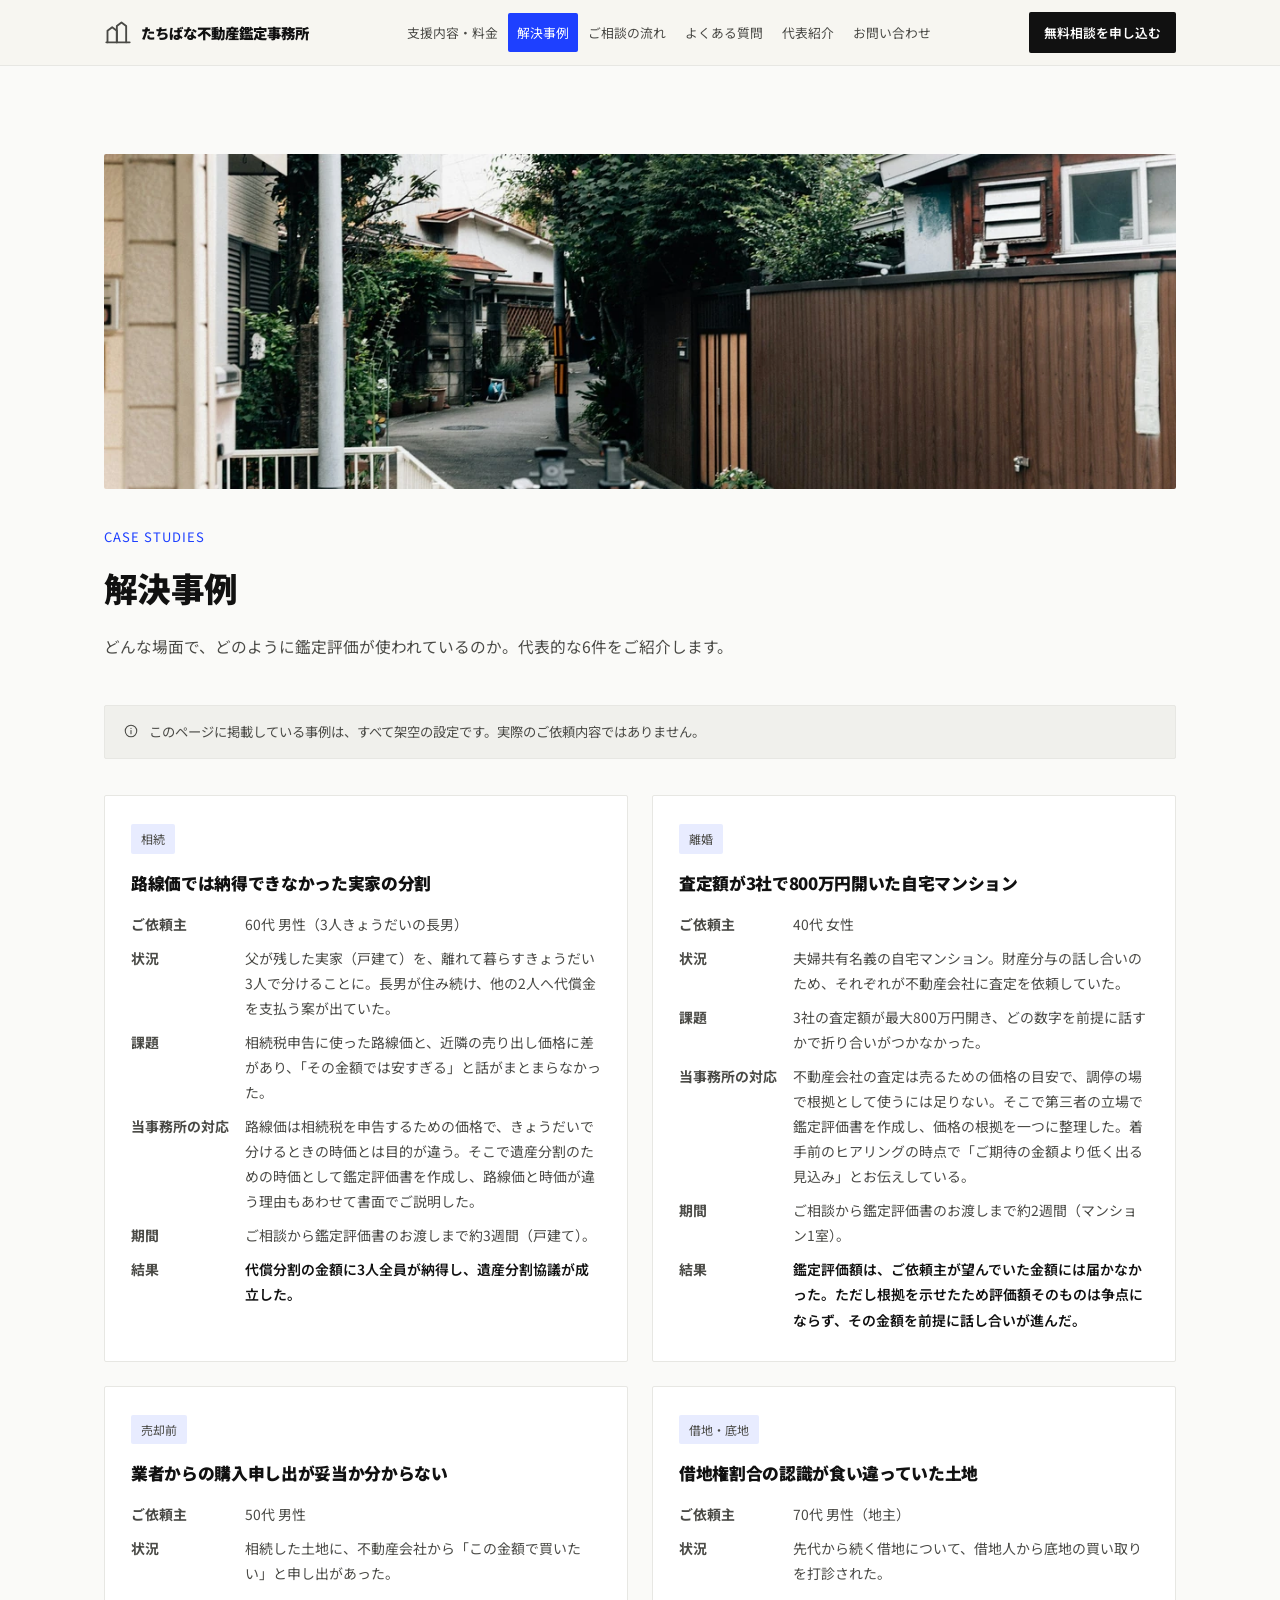
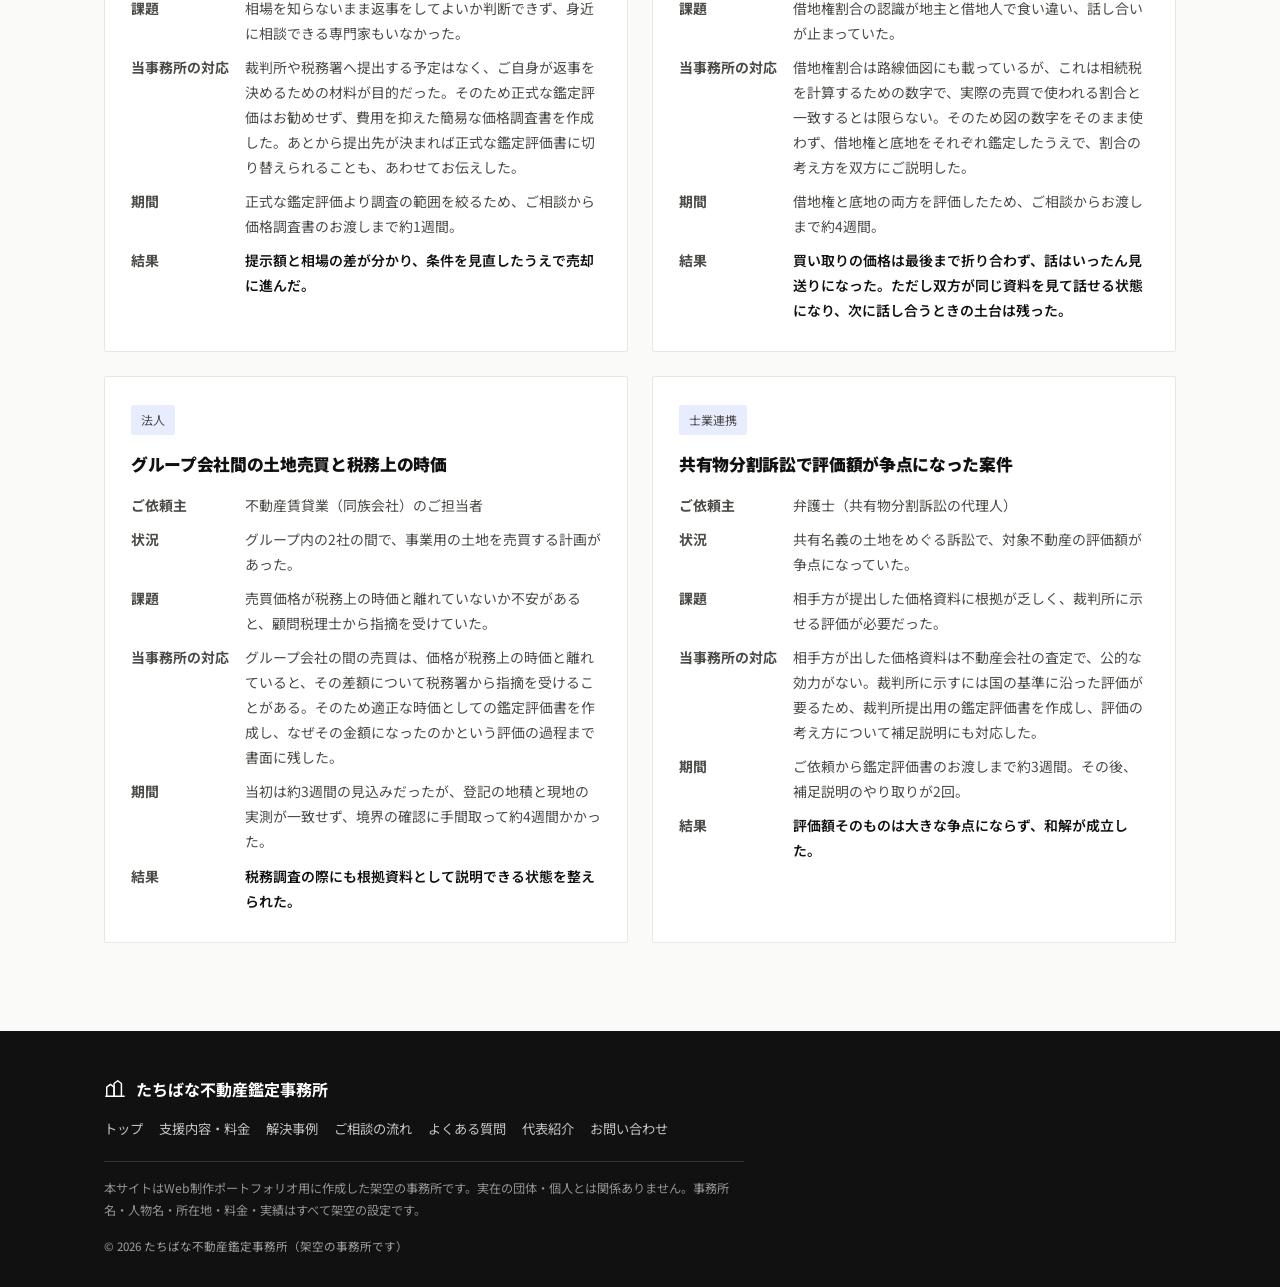
<file: cases.html>
<!doctype html>
<html lang="ja">
<head>
<meta charset="utf-8">
<script>(function(e){e.classList.add("js");setTimeout(function(){if(!e.classList.contains("navjs"))e.classList.add("nojsnav");},2000);})(document.documentElement);</script>
<meta name="viewport" content="width=device-width, initial-scale=1">
<title>解決事例｜たちばな不動産鑑定事務所</title>
<meta name="description" content="どんな場面で、どのように鑑定評価が使われているのか。代表的な6件をご紹介します（掲載事例はすべて架空の設定です）。">
<link rel="icon" type="image/svg+xml" href="favicon.svg">
<meta property="og:type" content="website">
<meta property="og:site_name" content="たちばな不動産鑑定事務所">
<meta property="og:title" content="解決事例｜たちばな不動産鑑定事務所">
<meta property="og:description" content="どんな場面で、どのように鑑定評価が使われているのか。代表的な6件をご紹介します（掲載事例はすべて架空の設定です）。">
<meta property="og:url" content="https://tomatoman1583-collab.github.io/tachibana-kantei-demo/cases.html">
<meta property="og:image" content="https://tomatoman1583-collab.github.io/tachibana-kantei-demo/assets/hero-tachibana.jpg">
<meta property="og:locale" content="ja_JP">
<meta name="twitter:card" content="summary_large_image">
<link rel="stylesheet" href="https://fonts.googleapis.com/css2?family=Noto+Sans+JP:wght@400;500;700;900&display=swap">
<link rel="stylesheet" href="css/style.css">
</head>
<body>
<div class="site">
<a href="#main" class="skip-link">本文へスキップ</a>
<svg style="display:none" aria-hidden="true">
  <symbol id="icon-mark" viewBox="0 0 24 24" fill="none" stroke="currentColor" stroke-width="1.6" stroke-linecap="round" stroke-linejoin="round">
    <path d="M3 20V10l4-3 4 3v10"/>
    <path d="M11 20V6l4-3 4 3v14"/>
    <path d="M2 20h20"/>
  </symbol>
  <symbol id="icon-inherit" viewBox="0 0 24 24" fill="none" stroke="currentColor" stroke-width="1.6" stroke-linecap="round" stroke-linejoin="round">
    <path d="M4 11 12 4l8 7"/>
    <path d="M6 10.5V20h12v-9.5"/>
    <path d="M12 8v12" stroke-dasharray="2 2.2"/>
  </symbol>
  <symbol id="icon-divorce" viewBox="0 0 24 24" fill="none" stroke="currentColor" stroke-width="1.6" stroke-linecap="round" stroke-linejoin="round">
    <circle cx="7.5" cy="12" r="4.6"/>
    <circle cx="16.5" cy="12" r="4.6"/>
  </symbol>
  <symbol id="icon-sale" viewBox="0 0 24 24" fill="none" stroke="currentColor" stroke-width="1.6" stroke-linecap="round" stroke-linejoin="round">
    <path d="M11 4H6a2 2 0 0 0-2 2v5l9 9a2 2 0 0 0 2.8 0l5.2-5.2a2 2 0 0 0 0-2.8l-9-9Z"/>
    <circle cx="8.4" cy="8.4" r="1.1" fill="currentColor" stroke="none"/>
  </symbol>
  <symbol id="icon-court" viewBox="0 0 24 24" fill="none" stroke="currentColor" stroke-width="1.6" stroke-linecap="round" stroke-linejoin="round">
    <rect x="4" y="3" width="13" height="17" rx="1.4"/>
    <path d="M7 8h7M7 12h7M7 16h4"/>
    <circle cx="18" cy="18" r="5"/>
    <path d="M15.8 18l1.5 1.5 2.9-3.1"/>
  </symbol>
  <symbol id="icon-free" viewBox="0 0 24 24" fill="none" stroke="currentColor" stroke-width="1.6" stroke-linecap="round" stroke-linejoin="round">
    <path d="M4 5h16a1 1 0 0 1 1 1v9a1 1 0 0 1-1 1H9l-4 4v-4H4a1 1 0 0 1-1-1V6a1 1 0 0 1 1-1Z"/>
    <path d="M7 9h10M7 12.5h6"/>
  </symbol>
  <symbol id="icon-fee" viewBox="0 0 24 24" fill="none" stroke="currentColor" stroke-width="1.6" stroke-linecap="round" stroke-linejoin="round">
    <circle cx="12" cy="12" r="8.4"/>
    <path d="M9 7.5l3 4.3 3-4.3M12 11.8v5.2M9.3 13.7h5.4M9.3 15.7h5.4"/>
  </symbol>
  <symbol id="icon-speed" viewBox="0 0 24 24" fill="none" stroke="currentColor" stroke-width="1.6" stroke-linecap="round" stroke-linejoin="round">
    <circle cx="12" cy="12" r="8.4"/>
    <path d="M12 7.4V12l3.1 2"/>
  </symbol>
  <symbol id="icon-mail" viewBox="0 0 24 24" fill="none" stroke="currentColor" stroke-width="1.6" stroke-linecap="round" stroke-linejoin="round">
    <rect x="3" y="5" width="18" height="14" rx="1.4"/>
    <path d="M3.5 6.5 12 13l8.5-6.5"/>
  </symbol>
  <symbol id="icon-hearing" viewBox="0 0 24 24" fill="none" stroke="currentColor" stroke-width="1.6" stroke-linecap="round" stroke-linejoin="round">
    <path d="M4 5h16a1 1 0 0 1 1 1v9a1 1 0 0 1-1 1H9l-4 4v-4H4a1 1 0 0 1-1-1V6a1 1 0 0 1 1-1Z"/>
    <circle cx="9" cy="11" r=".9" fill="currentColor" stroke="none"/>
    <circle cx="12.5" cy="11" r=".9" fill="currentColor" stroke="none"/>
    <circle cx="16" cy="11" r=".9" fill="currentColor" stroke="none"/>
  </symbol>
  <symbol id="icon-pin" viewBox="0 0 24 24" fill="none" stroke="currentColor" stroke-width="1.6" stroke-linecap="round" stroke-linejoin="round">
    <path d="M12 21s7-6.5 7-12a7 7 0 1 0-14 0c0 5.5 7 12 7 12Z"/>
    <circle cx="12" cy="9" r="2.4"/>
  </symbol>
  <symbol id="icon-report" viewBox="0 0 24 24" fill="none" stroke="currentColor" stroke-width="1.6" stroke-linecap="round" stroke-linejoin="round">
    <rect x="4" y="3" width="12" height="17" rx="1.4"/>
    <path d="M7 8h6M7 12h6M7 16h4"/>
    <path d="M14.8 15.2l4.3-4.3 2 2-4.3 4.3-2.3.5.3-2.5Z"/>
  </symbol>
  <symbol id="icon-delivery" viewBox="0 0 24 24" fill="none" stroke="currentColor" stroke-width="1.6" stroke-linecap="round" stroke-linejoin="round">
    <path d="M3 8l9-4.5L21 8v8l-9 4.5L3 16Z"/>
    <path d="M3 8l9 4.5L21 8M12 12.5V21"/>
  </symbol>
  <symbol id="icon-person" viewBox="0 0 24 24" fill="none" stroke="currentColor" stroke-width="1.6" stroke-linecap="round" stroke-linejoin="round">
    <circle cx="12" cy="8" r="4"/>
    <path d="M4.5 20c0-4.5 3.5-7 7.5-7s7.5 2.5 7.5 7"/>
  </symbol>
  <symbol id="icon-phone" viewBox="0 0 24 24" fill="none" stroke="currentColor" stroke-width="1.6" stroke-linecap="round" stroke-linejoin="round">
    <path d="M6 3h3l2 5-2.3 1.8a12 12 0 0 0 5.5 5.5L16 13l5 2v3a2 2 0 0 1-2.2 2A16 16 0 0 1 4 6.2 2 2 0 0 1 6 3Z"/>
  </symbol>
  <symbol id="icon-check" viewBox="0 0 24 24" fill="none" stroke="currentColor" stroke-width="1.8" stroke-linecap="round" stroke-linejoin="round">
    <path d="M4 12.5l5 5L20 6"/>
  </symbol>
  <symbol id="icon-arrow" viewBox="0 0 24 24" fill="none" stroke="currentColor" stroke-width="1.8" stroke-linecap="round" stroke-linejoin="round">
    <path d="M5 12h13M13 6l6 6-6 6"/>
  </symbol>
  <symbol id="icon-office" viewBox="0 0 24 24" fill="none" stroke="currentColor" stroke-width="1.6" stroke-linecap="round" stroke-linejoin="round">
    <path d="M4 20.5V5.4A1.4 1.4 0 0 1 5.4 4h7.2A1.4 1.4 0 0 1 14 5.4v15.1"/>
    <path d="M14 10.5h4.6A1.4 1.4 0 0 1 20 11.9v8.6"/>
    <path d="M2.5 20.5h19"/>
    <path d="M7 8h4M7 12h4M7 16h4M16.6 14h1M16.6 17h1"/>
  </symbol>
  <symbol id="icon-scale" viewBox="0 0 24 24" fill="none" stroke="currentColor" stroke-width="1.6" stroke-linecap="round" stroke-linejoin="round">
    <path d="M12 6.2V20"/>
    <path d="M8.4 20h7.2"/>
    <path d="M5 8.2h14"/>
    <circle cx="12" cy="4.6" r="1.4"/>
    <path d="M5 8.2 2.6 13.6h4.8L5 8.2Z"/>
    <path d="M19 8.2l-2.4 5.4h4.8L19 8.2Z"/>
  </symbol>
  <symbol id="icon-plus" viewBox="0 0 24 24" fill="none" stroke="currentColor" stroke-width="2" stroke-linecap="round">
    <path d="M12 5v14M5 12h14"/>
  </symbol>
  <symbol id="icon-info" viewBox="0 0 24 24" fill="none" stroke="currentColor" stroke-width="1.6" stroke-linecap="round" stroke-linejoin="round">
    <circle cx="12" cy="12" r="8.6"/>
    <path d="M12 11.2v5"/>
    <path d="M12 7.9v.2"/>
  </symbol>
  <symbol id="icon-menu" viewBox="0 0 24 24" fill="none" stroke="currentColor" stroke-width="1.8" stroke-linecap="round">
    <path d="M4 7h16M4 12h16M4 17h16"/>
  </symbol>
  <symbol id="icon-close" viewBox="0 0 24 24" fill="none" stroke="currentColor" stroke-width="1.8" stroke-linecap="round">
    <path d="M6 6l12 12M18 6 6 18"/>
  </symbol>
</svg>

<header class="site-header">
    <div class="container header-inner">
      <a href="index.html" class="brand" aria-label="トップへ">
        <svg class="brand-mark" aria-hidden="true"><use href="#icon-mark"></use></svg>
        <span class="brand-name"><span>たちばな</span><span>不動産鑑定事務所</span></span>
      </a>
      <button type="button" class="nav-toggle" id="navToggle" aria-controls="mainNav" aria-expanded="false" aria-label="メニュー">
        <svg class="nav-toggle-icon nav-toggle-open" aria-hidden="true"><use href="#icon-menu"></use></svg>
        <svg class="nav-toggle-icon nav-toggle-close" aria-hidden="true"><use href="#icon-close"></use></svg>
      </button>
      <nav class="main-nav" id="mainNav" aria-label="サイト内ナビゲーション">
        <a href="services.html" class="nav-link">支援内容・料金</a>
        <a href="cases.html" class="nav-link is-current" aria-current="page">解決事例</a>
        <a href="flow.html" class="nav-link">ご相談の流れ</a>
        <a href="faq.html" class="nav-link">よくある質問</a>
        <a href="about.html" class="nav-link">代表紹介</a>
        <a href="contact.html" class="nav-link">お問い合わせ</a>
      </nav>
      <a href="contact.html" class="nav-cta">無料相談<span class="nav-cta-tail">を申し込む</span></a>
    </div>
  </header>

  <main id="main">

<section id="page-cases" class="page active" data-page="cases">
      <div class="section container">
        <!-- ページヘッダー帯。sizes は .section.container の content 幅の実測値から逆算
             （1120px以上は1072pxで頭打ち、641〜1119pxは 100vw-48px、640px以下は 100vw-40px）。
             派生は原寸2400×1600を先に 16:5 へ切り出してから縮小しているので、
             配信される全ファイルの実寸比 = width/height 属性の比 = 表示比率（CLS対策）。
             WebP非対応ブラウザは img 要素側のJPEG（srcset、非対応なら src）を読む。
             元の assets/page-cases.jpg（2400×1600）はオリジナルとして保持。 -->
        <figure class="page-banner">
          <picture>
            <source type="image/webp" sizes="(min-width:1120px) 1072px, (min-width:641px) calc(100vw - 48px), calc(100vw - 40px)" srcset="assets/page-cases-400.webp 400w, assets/page-cases-560.webp 560w, assets/page-cases-880.webp 880w, assets/page-cases-1200.webp 1200w, assets/page-cases-1600.webp 1600w">
            <img src="assets/page-cases-1200.jpg" sizes="(min-width:1120px) 1072px, (min-width:641px) calc(100vw - 48px), calc(100vw - 40px)" srcset="assets/page-cases-400.jpg 400w, assets/page-cases-560.jpg 560w, assets/page-cases-880.jpg 880w, assets/page-cases-1200.jpg 1200w, assets/page-cases-1600.jpg 1600w" alt="木立と家々にはさまれた、住宅街の細い通り" width="1600" height="500" loading="eager" decoding="async">
          </picture>
        </figure>
        <div class="section-head">
          <span class="section-label">Case Studies</span>
          <h1 class="section-title">解決事例</h1>
          <p class="section-sub">どんな場面で、どのように鑑定評価が使われているのか。代表的な6件をご紹介します。</p>
        </div>
        <p class="cases-notice">
          <svg aria-hidden="true"><use href="#icon-info"></use></svg>
          <span>このページに掲載している事例は、すべて架空の設定です。実際のご依頼内容ではありません。</span>
        </p>
        <div class="case-grid">

          <article class="case-card">
            <span class="service-tag">相続</span>
            <h2>路線価では納得できなかった実家の分割</h2>
            <dl class="case-dl">
              <dt>ご依頼主</dt><dd>60代 男性（3人きょうだいの長男）</dd>
              <dt>状況</dt><dd>父が残した実家（戸建て）を、離れて暮らすきょうだい3人で分けることに。長男が住み続け、他の2人へ代償金を支払う案が出ていた。</dd>
              <dt>課題</dt><dd>相続税申告に使った路線価と、近隣の売り出し価格に差があり、「その金額では安すぎる」と話がまとまらなかった。</dd>
              <dt>当事務所の対応</dt><dd>路線価は相続税を申告するための価格で、きょうだいで分けるときの時価とは目的が違う。そこで遺産分割のための時価として鑑定評価書を作成し、路線価と時価が違う理由もあわせて書面でご説明した。</dd>
              <dt>期間</dt><dd>ご相談から鑑定評価書のお渡しまで約3週間（戸建て）。</dd>
              <dt>結果</dt><dd class="case-result">代償分割の金額に3人全員が納得し、遺産分割協議が成立した。</dd>
            </dl>
          </article>

          <article class="case-card">
            <span class="service-tag">離婚</span>
            <h2>査定額が3社で800万円開いた自宅マンション</h2>
            <dl class="case-dl">
              <dt>ご依頼主</dt><dd>40代 女性</dd>
              <dt>状況</dt><dd>夫婦共有名義の自宅マンション。財産分与の話し合いのため、それぞれが不動産会社に査定を依頼していた。</dd>
              <dt>課題</dt><dd>3社の査定額が最大800万円開き、どの数字を前提に話すかで折り合いがつかなかった。</dd>
              <dt>当事務所の対応</dt><dd>不動産会社の査定は売るための価格の目安で、調停の場で根拠として使うには足りない。そこで第三者の立場で鑑定評価書を作成し、価格の根拠を一つに整理した。着手前のヒアリングの時点で「ご期待の金額より低く出る見込み」とお伝えしている。</dd>
              <dt>期間</dt><dd>ご相談から鑑定評価書のお渡しまで約2週間（マンション1室）。</dd>
              <dt>結果</dt><dd class="case-result">鑑定評価額は、ご依頼主が望んでいた金額には届かなかった。ただし根拠を示せたため評価額そのものは争点にならず、その金額を前提に話し合いが進んだ。</dd>
            </dl>
          </article>

          <article class="case-card">
            <span class="service-tag">売却前</span>
            <h2>業者からの購入申し出が妥当か分からない</h2>
            <dl class="case-dl">
              <dt>ご依頼主</dt><dd>50代 男性</dd>
              <dt>状況</dt><dd>相続した土地に、不動産会社から「この金額で買いたい」と申し出があった。</dd>
              <dt>課題</dt><dd>相場を知らないまま返事をしてよいか判断できず、身近に相談できる専門家もいなかった。</dd>
              <dt>当事務所の対応</dt><dd>裁判所や税務署へ提出する予定はなく、ご自身が返事を決めるための材料が目的だった。そのため正式な鑑定評価はお勧めせず、費用を抑えた簡易な価格調査書を作成した。あとから提出先が決まれば正式な鑑定評価書に切り替えられることも、あわせてお伝えした。</dd>
              <dt>期間</dt><dd>正式な鑑定評価より調査の範囲を絞るため、ご相談から価格調査書のお渡しまで約1週間。</dd>
              <dt>結果</dt><dd class="case-result">提示額と相場の差が分かり、条件を見直したうえで売却に進んだ。</dd>
            </dl>
          </article>

          <article class="case-card">
            <span class="service-tag">借地・底地</span>
            <h2>借地権割合の認識が食い違っていた土地</h2>
            <dl class="case-dl">
              <dt>ご依頼主</dt><dd>70代 男性（地主）</dd>
              <dt>状況</dt><dd>先代から続く借地について、借地人から底地の買い取りを打診された。</dd>
              <dt>課題</dt><dd>借地権割合の認識が地主と借地人で食い違い、話し合いが止まっていた。</dd>
              <dt>当事務所の対応</dt><dd>借地権割合は路線価図にも載っているが、これは相続税を計算するための数字で、実際の売買で使われる割合と一致するとは限らない。そのため図の数字をそのまま使わず、借地権と底地をそれぞれ鑑定したうえで、割合の考え方を双方にご説明した。</dd>
              <dt>期間</dt><dd>借地権と底地の両方を評価したため、ご相談からお渡しまで約4週間。</dd>
              <dt>結果</dt><dd class="case-result">買い取りの価格は最後まで折り合わず、話はいったん見送りになった。ただし双方が同じ資料を見て話せる状態になり、次に話し合うときの土台は残った。</dd>
            </dl>
          </article>

          <article class="case-card">
            <span class="service-tag">法人</span>
            <h2>グループ会社間の土地売買と税務上の時価</h2>
            <dl class="case-dl">
              <dt>ご依頼主</dt><dd>不動産賃貸業（同族会社）のご担当者</dd>
              <dt>状況</dt><dd>グループ内の2社の間で、事業用の土地を売買する計画があった。</dd>
              <dt>課題</dt><dd>売買価格が税務上の時価と離れていないか不安があると、顧問税理士から指摘を受けていた。</dd>
              <dt>当事務所の対応</dt><dd>グループ会社の間の売買は、価格が税務上の時価と離れていると、その差額について税務署から指摘を受けることがある。そのため適正な時価としての鑑定評価書を作成し、なぜその金額になったのかという評価の過程まで書面に残した。</dd>
              <dt>期間</dt><dd>当初は約3週間の見込みだったが、登記の地積と現地の実測が一致せず、境界の確認に手間取って約4週間かかった。</dd>
              <dt>結果</dt><dd class="case-result">税務調査の際にも根拠資料として説明できる状態を整えられた。</dd>
            </dl>
          </article>

          <article class="case-card">
            <span class="service-tag">士業連携</span>
            <h2>共有物分割訴訟で評価額が争点になった案件</h2>
            <dl class="case-dl">
              <dt>ご依頼主</dt><dd>弁護士（共有物分割訴訟の代理人）</dd>
              <dt>状況</dt><dd>共有名義の土地をめぐる訴訟で、対象不動産の評価額が争点になっていた。</dd>
              <dt>課題</dt><dd>相手方が提出した価格資料に根拠が乏しく、裁判所に示せる評価が必要だった。</dd>
              <dt>当事務所の対応</dt><dd>相手方が出した価格資料は不動産会社の査定で、公的な効力がない。裁判所に示すには国の基準に沿った評価が要るため、裁判所提出用の鑑定評価書を作成し、評価の考え方について補足説明にも対応した。</dd>
              <dt>期間</dt><dd>ご依頼から鑑定評価書のお渡しまで約3週間。その後、補足説明のやり取りが2回。</dd>
              <dt>結果</dt><dd class="case-result">評価額そのものは大きな争点にならず、和解が成立した。</dd>
            </dl>
          </article>

        </div>
      </div>
    </section>

  </main>

<footer class="site-footer">
    <div class="container footer-inner">
      <div class="footer-brand">
        <svg aria-hidden="true"><use href="#icon-mark"></use></svg>
        たちばな不動産鑑定事務所
      </div>
      <nav class="footer-nav" aria-label="フッターナビゲーション">
        <a href="index.html">トップ</a>
        <a href="services.html">支援内容・料金</a>
        <a href="cases.html">解決事例</a>
        <a href="flow.html">ご相談の流れ</a>
        <a href="faq.html">よくある質問</a>
        <a href="about.html">代表紹介</a>
        <a href="contact.html">お問い合わせ</a>
      </nav>
      <p class="footer-disclaimer">本サイトはWeb制作ポートフォリオ用に作成した架空の事務所です。実在の団体・個人とは関係ありません。事務所名・人物名・所在地・料金・実績はすべて架空の設定です。</p>
      <p class="footer-copy">© 2026 たちばな不動産鑑定事務所（架空の事務所です）</p>
    </div>
  </footer>
</div>
<script src="js/main.js" onerror="document.documentElement.classList.add('nojsnav')"></script>
</body>
</html>
</file>
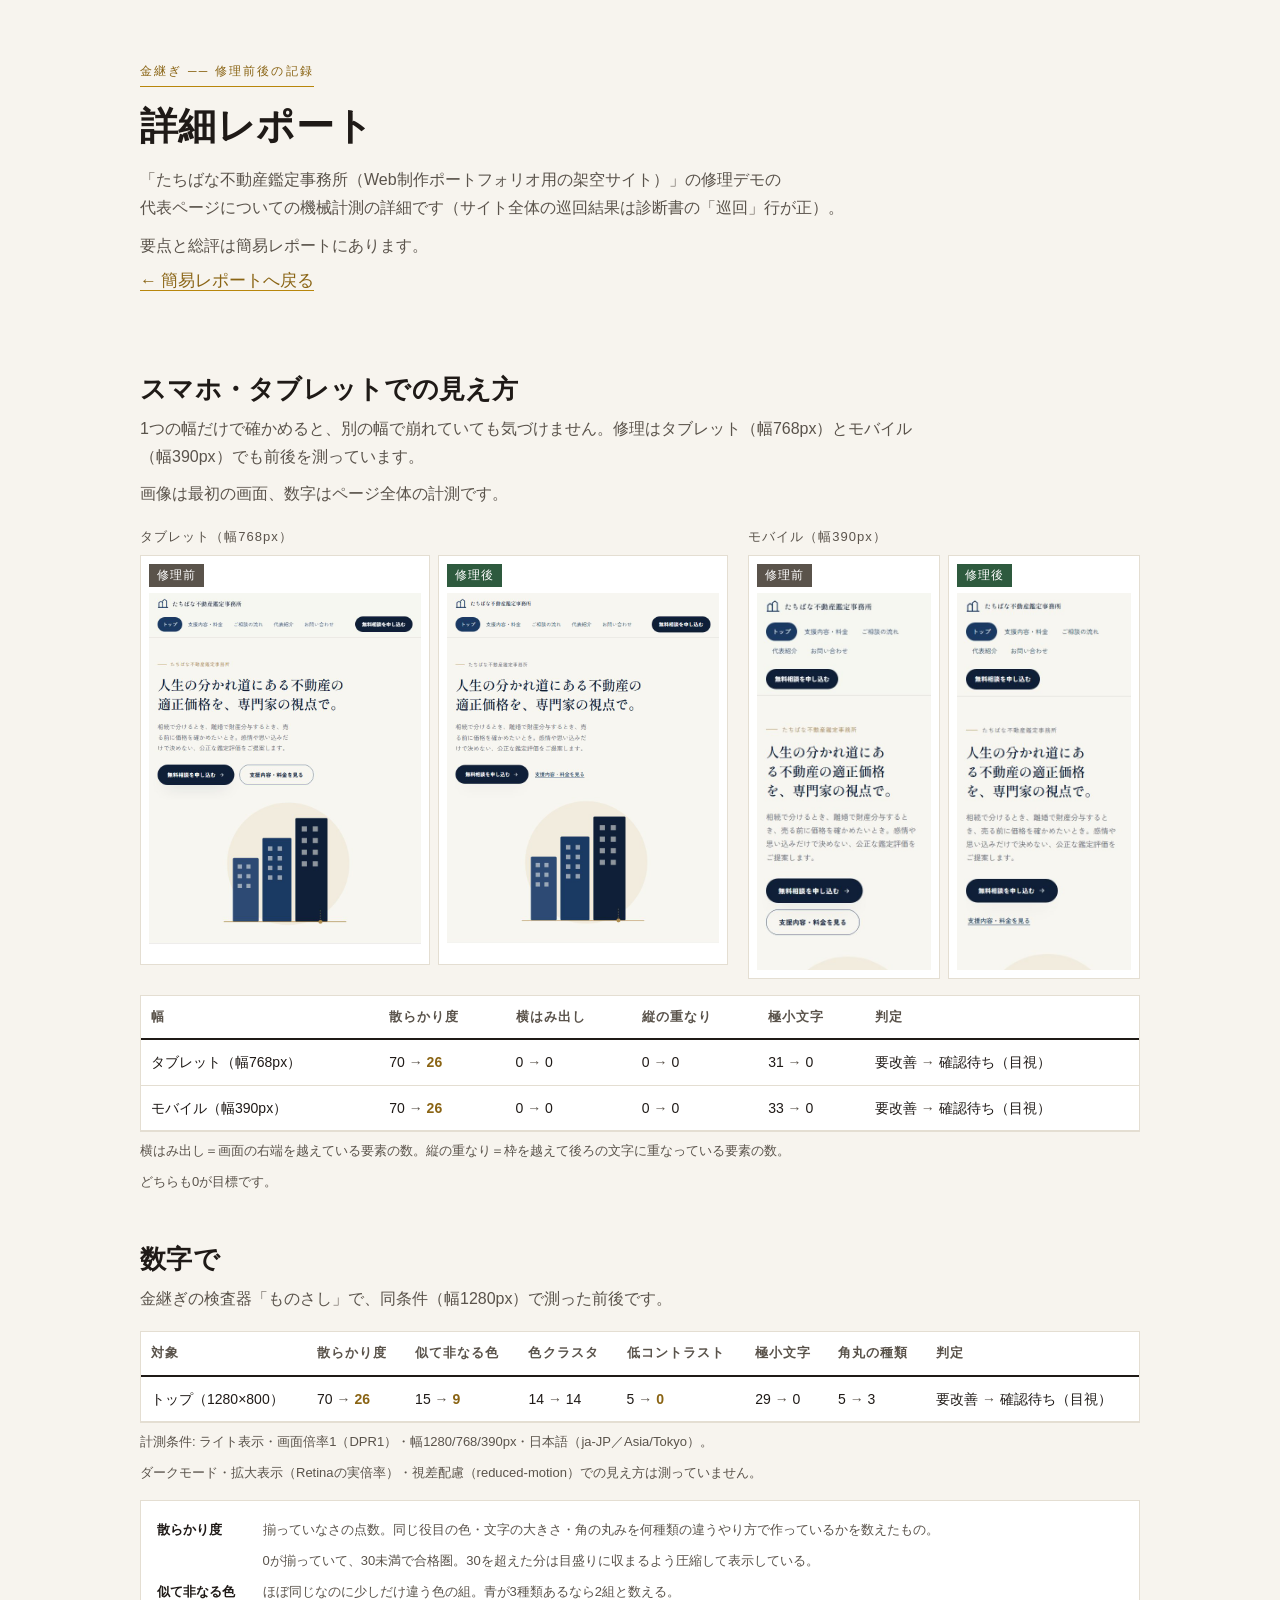
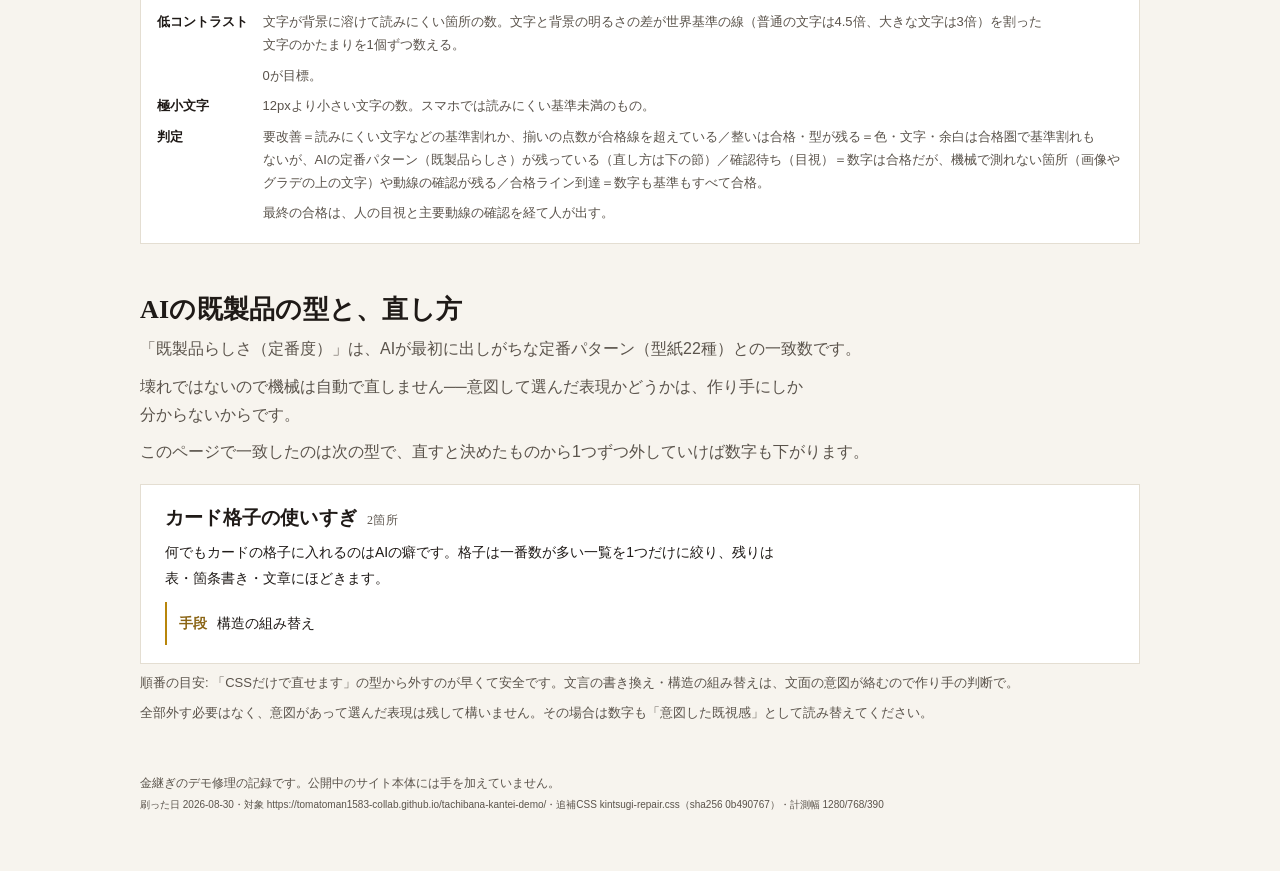
<file: compare-shosai.html>
<!doctype html>
<html lang="ja">
<head>
<meta charset="utf-8">
<meta name="viewport" content="width=device-width, initial-scale=1">
<meta name="robots" content="noindex">
<meta name="generator" content="kintsugi compare-builder">
<title>金継ぎ 修理前後 — たちばな不動産鑑定事務所（Web制作ポートフォリオ用の架空サイト） 詳細</title>
<meta property="og:type" content="website">
<meta property="og:site_name" content="金継ぎ">
<meta property="og:title" content="金継ぎ 修理前後 — たちばな不動産鑑定事務所（Web制作ポートフォリオ用の架空サイト） 詳細">
<meta property="og:description" content="「たちばな不動産鑑定事務所（Web制作ポートフォリオ用の架空サイト）」のUI修理の記録。修理前後を数字と金の継ぎ目スライダーで比べられます。">
<meta property="og:image" content="https://tomatoman1583-collab.github.io/tachibana-kantei-demo/kintsugi-ogp.png">
<meta property="og:image:width" content="1200">
<meta property="og:image:height" content="630">
<meta property="og:url" content="https://tomatoman1583-collab.github.io/tachibana-kantei-demo/compare-shosai.html">
<meta name="twitter:card" content="summary_large_image">
<!-- 方向宣言: 主=精密 副=物語 / 地#F7F4EE 面#FFFFFF 墨#1F1A17 金#B8860B(ピン・継ぎ目のみ) 灰#8A8378(before印)
     display=Hiragino Mincho ProN body=Hiragino Sans/Noto Sans JP 比1.25 / シグネチャー=金の継ぎ目スライダー / 禁じ手=グラデスープ・カード乱立・絵文字見出し -->
<style>
:root{--paper:#F7F4EE;--sheet:#FFFFFF;--ink:#1F1A17;--ink-2:#5A534B;--line:#E4DED2;--gold:#B8860B;--gold-deep:#8A6414;--before:#5A534B;--after:#2E5A3E}
*{box-sizing:border-box}
html{background:var(--paper)}
body{margin:0;color:var(--ink);font-family:"Hiragino Sans","Noto Sans JP","Yu Gothic",sans-serif;font-size:16px;line-height:1.75;-webkit-font-smoothing:antialiased}
.wrap{max-width:1040px;margin:0 auto;padding:0 20px}
h1,h2,h3{font-family:"Hiragino Mincho ProN","Yu Mincho","Noto Serif JP",serif;font-weight:600;letter-spacing:.01em;line-height:1.35;margin:0}
h1{font-size:clamp(26px,4.2vw,38px)}
h2{font-size:clamp(21px,2.8vw,26px);margin:0 0 8px}
h3{font-size:18px}
p{margin:0}
p,dd,li{word-break:auto-phrase}
.eyebrow{display:inline-block;font-size:12px;letter-spacing:.18em;color:var(--gold-deep);border-bottom:1px solid var(--gold);padding-bottom:4px;margin-bottom:14px}
header.hero{padding:56px 0 36px}
header.hero .lead{margin-top:14px;color:var(--ink-2);max-width:46em}
.stats{display:grid;grid-template-columns:minmax(280px,5fr) 6fr;border:1px solid var(--line);background:var(--sheet);margin-top:28px}
.dlink{margin-top:6px}
.dlink a{font-family:"Hiragino Mincho ProN","Noto Serif JP",serif;font-size:17px;color:var(--gold-deep);text-decoration:none;border-bottom:1px solid var(--gold)}
.dlink a:hover{color:var(--ink)}
.prompt-box{position:relative;background:var(--sheet);border:1px solid var(--line);padding:54px 18px 16px}
.prompt-box pre{margin:0;max-height:420px;overflow:auto}
.copybtn{position:absolute;top:10px;right:10px;font:12px/1 inherit;letter-spacing:.08em;color:var(--gold-deep);background:var(--paper);border:1px solid var(--gold);padding:7px 14px;cursor:pointer}
.copybtn:hover{background:var(--sheet)}
.stat-hero .jg{font-size:13px;letter-spacing:.1em;color:var(--gold-deep)}
.stat-hero .jg.ng{color:var(--ink-2)}
.stat-hero{padding:26px 30px;border-right:1px solid var(--line);display:flex;flex-direction:column;justify-content:center;gap:8px}
.stat-hero .k{font-size:12px;color:var(--ink-2);letter-spacing:.08em}
.stat-hero .kk{display:block;font-weight:400;letter-spacing:0;color:var(--ink-2);margin-top:2px}
.stat-hero .v{font-family:"Hiragino Mincho ProN","Noto Serif JP",serif;font-size:clamp(56px,7.5vw,88px);line-height:1;font-variant-numeric:tabular-nums}
.stat-hero .v b{color:var(--gold-deep);font-weight:600}
.stat-hero .v .ar{font-size:28px;color:var(--ink-2);margin:0 14px}
.srows{display:flex;flex-direction:column;justify-content:center}
.srow{display:flex;justify-content:space-between;align-items:baseline;gap:16px;padding:11px 30px;border-bottom:1px solid var(--line)}
.srow:last-child{border-bottom:none}
.srow .sk{font-size:12px;color:var(--ink-2);letter-spacing:.06em}
.srow .sv{font-family:"Hiragino Mincho ProN","Noto Serif JP",serif;font-size:28px;line-height:1.1;font-variant-numeric:tabular-nums;white-space:nowrap}
.srow .sv b{color:var(--gold-deep);font-weight:600}
.srow .sv small{font-size:12px;color:var(--ink-2);margin:0 5px}
.sohyo{margin-top:14px;padding:16px 20px;background:var(--sheet);border:1px solid var(--line);border-left:3px solid var(--gold)}
.sohyo .sh-k{display:block;font-size:12px;color:var(--gold-deep);letter-spacing:.14em;margin-bottom:6px}
.sohyo p{color:var(--ink);font-size:15px;max-width:52em}
section{padding:40px 0 8px}
.sub{color:var(--ink-2);margin-bottom:18px;max-width:50em}
.crop{display:grid;grid-template-columns:1fr;gap:14px;padding:22px 0;border-top:1px solid var(--line)}
.crop .pair{display:grid;grid-template-columns:1fr 1fr;gap:10px}
.crop figure{margin:0;background:var(--sheet);border:1px solid var(--line);padding:8px}
.crop figure img{display:block;width:100%;height:auto}
.crop figcaption{font-size:12px;letter-spacing:.1em;color:var(--ink-2);margin-bottom:6px;display:flex;align-items:center;gap:8px}
.tag{display:inline-block;font-size:12px;letter-spacing:.08em;padding:1px 8px;color:#fff}
.tag.b{background:var(--before)} .tag.a{background:var(--after)}
.crop .text h3{margin-bottom:4px}
.crop .text p{color:var(--ink-2);font-size:14px}
.page{padding:22px 0 10px;border-top:1px solid var(--line)}
.page .head{display:flex;align-items:baseline;justify-content:space-between;gap:12px;flex-wrap:wrap;margin-bottom:10px}
.page .head p{color:var(--ink-2);font-size:14px}
.cmp{position:relative;border:1px solid var(--line);background:var(--sheet);overflow:hidden;user-select:none;touch-action:pan-y}
.cmp img{display:block;width:100%;height:auto}
.cmp .over{position:absolute;inset:0;overflow:hidden;width:var(--pos,50%);background:var(--sheet)} /* 左側に修理前を重ねる。地色を敷いて、縦がずれても反対側が透けないようにする */
.cmp .over img{width:var(--full);max-width:none}
.cmp .seam{position:absolute;top:0;bottom:0;left:var(--pos,50%);width:0;pointer-events:none}
.cmp .seam::before{content:"";position:absolute;top:0;bottom:0;left:-1.5px;width:3px;background:linear-gradient(180deg,#D9AE3F,#B8860B 30%,#E2C268 60%,#8A6414);box-shadow:0 0 0 1px rgba(255,255,255,.6),0 0 10px rgba(184,134,11,.45)}
.cmp .knob{position:absolute;top:52px;left:var(--pos,50%);transform:translate(-50%,-50%);width:40px;height:40px;border-radius:50%;background:var(--sheet);border:2px solid var(--gold);box-shadow:0 2px 10px rgba(0,0,0,.18);display:flex;align-items:center;justify-content:center;color:var(--gold-deep);font-size:16px;letter-spacing:-.05em;pointer-events:none}
.cmp input[type=range]{position:absolute;inset:0;width:100%;height:100%;margin:0;opacity:0;pointer-events:none;z-index:3}
.cmp:has(input[type=range]){cursor:ew-resize}
.cmp .lbl{position:absolute;top:10px;font-size:12px;letter-spacing:.12em;padding:3px 9px;color:#fff;z-index:2}
.cmp .lbl.b{left:10px;background:var(--before)} .cmp .lbl.a{right:10px;background:var(--after)}
.pin{position:absolute;z-index:2;width:24px;height:24px;margin:-12px 0 0 -12px;border-radius:50%;background:var(--gold-deep);color:#fff;font:700 12px/24px "Hiragino Sans",sans-serif;text-align:center;box-shadow:0 0 0 2px #fff,0 2px 6px rgba(0,0,0,.25);pointer-events:none}
.pin::after{content:"";position:absolute;inset:-7px;border-radius:50%;border:1.5px solid rgba(184,134,11,.55)}
.legend{display:flex;flex-wrap:wrap;gap:6px 14px;margin:10px 0 0;padding:0;list-style:none;font-size:14px;color:var(--ink-2)}
.legend li{display:flex;align-items:center;gap:6px}
.legend .pin{position:static;margin:0;width:20px;height:20px;line-height:20px;font-size:12px;box-shadow:none}
.legend .pin::after{display:none}
.hint{font-size:13px;color:var(--ink-2);margin-top:8px}
.gloss{margin:16px 0 0;padding:14px 16px;background:var(--sheet);border:1px solid var(--line);font-size:13px;color:var(--ink-2)}
.gloss div{display:grid;grid-template-columns:7.5em 1fr;gap:8px;padding:4px 0}
.gloss dt{font-weight:600;color:var(--ink)}
.gloss dd{margin:0}
@media (max-width:720px){.gloss div{grid-template-columns:1fr}}
table{width:100%;border-collapse:collapse;background:var(--sheet);font-size:14px;font-variant-numeric:tabular-nums}
th,td{border-bottom:1px solid var(--line);padding:10px 10px;text-align:left;vertical-align:top;white-space:nowrap}
th{font-weight:600;color:var(--ink-2);font-size:13px;letter-spacing:.08em;border-bottom:2px solid var(--ink)}
td .arrow{color:var(--before)}
td b{color:var(--gold-deep)}
.tbl{overflow-x:auto;border:1px solid var(--line)}
.steps{display:grid;grid-template-columns:repeat(3,1fr);gap:1px;background:var(--line);border:1px solid var(--line)}
.step{background:var(--sheet);padding:18px 20px}
.step .n{font-family:"Hiragino Mincho ProN","Noto Serif JP",serif;color:var(--gold-deep);font-size:28px}
.step h3{margin:4px 0 6px}
.step p{font-size:14px;color:var(--ink-2)}
.rvp{display:grid;grid-template-columns:3fr 2fr;gap:20px;align-items:start}
.vp-head{font-size:13px;letter-spacing:.08em;color:var(--ink-2);margin-bottom:6px}
.vp-pair{display:grid;grid-template-columns:1fr 1fr;gap:8px}
.vp-pair.single{grid-template-columns:1fr}
.rvp figure{margin:0;background:var(--sheet);border:1px solid var(--line);padding:8px}
.vp-m .vp-pair.single figure{max-width:408px} /* モバイル写しは等倍上限（390+枠）＝引き伸ばしでぼかさない */
.rvp figure img{display:block;width:100%;height:auto}
.rvp figcaption{font-size:12px;letter-spacing:.1em;color:var(--ink-2);margin-bottom:6px}
.mitate-item{background:#FFFFFF;border:1px solid var(--line);padding:20px 24px 18px;margin-top:14px}
.mitate-item .kick{font-size:12px;letter-spacing:.16em;color:var(--gold-deep);margin-bottom:5px} /* 11pxは自分の極小文字検査に鳴る（自己診断で実測） */
.mitate-item h3{font-family:"Hiragino Mincho ProN","Noto Serif JP",serif;font-size:19px;font-weight:600;margin-bottom:8px}
.mitate-item h3 .mno{color:var(--gold-deep);margin-right:10px}
.mitate-item h3 .cnt{font-size:12px;font-weight:400;color:var(--ink-2);margin-left:10px;letter-spacing:.04em}
.mitate-item p{color:var(--ink);font-size:14px;line-height:1.9;max-width:44em}
.mitate-item .shohou{margin-top:10px;padding:8px 12px;border-left:2px solid var(--gold);background:var(--sheet);color:var(--ink);max-width:44em}
.mitate-item .shohou b{color:var(--gold-deep);font-weight:600;margin-right:6px}
.mitate-none{padding:14px 16px;background:var(--sheet);border:1px solid var(--line);font-size:14px;color:var(--ink-2)}
.mitate-missing{padding:16px 18px;background:var(--sheet);border:2px solid var(--gold-deep);font-weight:600}
.mitate-missing small{display:block;font-weight:400;font-size:13px;color:var(--ink-2);margin-top:4px}
.mitate-words{font-size:13px;color:var(--ink-2);margin-top:14px}
details{border:1px solid var(--line);background:var(--sheet);padding:12px 16px;margin-top:12px}
summary{cursor:pointer;font-weight:600}
pre{white-space:pre-wrap;font:12px/1.6 ui-monospace,Menlo,monospace;color:var(--ink-2);margin:10px 0 0}
footer{padding:40px 0 56px;color:var(--ink-2);font-size:12px}
@media (max-width:720px){.stats,.steps{grid-template-columns:1fr}.stat-hero{border-right:none;border-bottom:1px solid var(--line)}.crop .pair{grid-template-columns:1fr}.rvp{grid-template-columns:1fr}header.hero{padding:40px 0 28px}}
@media (prefers-reduced-motion:reduce){*{transition:none!important}}
</style>
</head>
<body>
<div class="wrap">
<header class="hero">
  <span class="eyebrow">金継ぎ ── 修理前後の記録</span>
  <h1>詳細レポート</h1>
  <p class="lead">「たちばな不動産鑑定事務所（Web制作ポートフォリオ用の架空サイト）」の修理デモの代表ページについての機械計測の詳細です（サイト全体の巡回結果は診断書の「巡回」行が正）。</p><p class="lead" style="margin-top:.6em">要点と総評は簡易レポートにあります。</p>
  <p class="dlink"><a href="compare.html">← 簡易レポートへ戻る</a></p>
</header>


<section>
  <h2>スマホ・タブレットでの見え方</h2>
  <div class="sub"><p>1つの幅だけで確かめると、別の幅で崩れていても気づけません。修理はタブレット（幅768px）とモバイル（幅390px）でも前後を測っています。</p><p style="margin-top:.6em">画像は最初の画面、数字はページ全体の計測です。</p></div>
  <div class="rvp">
    
    <div class="vp">
      <div class="vp-head">タブレット（幅768px）</div>
      <div class="vp-pair">
      <figure><figcaption><span class="tag b">修理前</span></figcaption><img src="[data-uri]" alt="タブレット（幅768px） 修理前（最初の画面）"></figure>
      <figure><figcaption><span class="tag a">修理後</span></figcaption><img src="[data-uri]" alt="タブレット（幅768px） 修理後（最初の画面）"></figure>
      </div>
    </div>
    <div class="vp vp-m">
      <div class="vp-head">モバイル（幅390px）</div>
      <div class="vp-pair">
      <figure><figcaption><span class="tag b">修理前</span></figcaption><img src="[data-uri]" alt="モバイル（幅390px） 修理前（最初の画面）"></figure>
      <figure><figcaption><span class="tag a">修理後</span></figcaption><img src="[data-uri]" alt="モバイル（幅390px） 修理後（最初の画面）"></figure>
      </div>
    </div>
  </div>
  <div class="tbl" style="margin-top:16px"><table>
    <thead><tr><th>幅</th><th>散らかり度</th><th>横はみ出し</th><th>縦の重なり</th><th>極小文字</th><th>判定</th></tr></thead>
    <tbody><tr><td>タブレット（幅768px）</td><td>70 <span class="arrow">→</span> <b>26</b></td><td>0 <span class="arrow">→</span> 0</td><td>0 <span class="arrow">→</span> 0</td><td>31 <span class="arrow">→</span> 0</td><td>要改善 <span class="arrow">→</span> 確認待ち（目視）</td></tr><tr><td>モバイル（幅390px）</td><td>70 <span class="arrow">→</span> <b>26</b></td><td>0 <span class="arrow">→</span> 0</td><td>0 <span class="arrow">→</span> 0</td><td>33 <span class="arrow">→</span> 0</td><td>要改善 <span class="arrow">→</span> 確認待ち（目視）</td></tr></tbody>
  </table></div>
  
  
  <div class="hint"><p>横はみ出し＝画面の右端を越えている要素の数。縦の重なり＝枠を越えて後ろの文字に重なっている要素の数。</p><p style="margin-top:.6em">どちらも0が目標です。</p></div>
</section>

<section>
  <h2>数字で</h2>

  <div class="sub"><p>金継ぎの検査器「ものさし」で、同条件（幅1280px）で測った前後です。</p></div>
  <div class="tbl"><table>
    <thead><tr><th>対象</th><th>散らかり度</th><th>似て非なる色</th><th>色クラスタ</th><th>低コントラスト</th><th>極小文字</th><th>角丸の種類</th><th>判定</th></tr></thead>
    <tbody><tr><td>トップ（1280×800）</td><td>70 <span class="arrow">→</span> <b>26</b></td><td>15 <span class="arrow">→</span> <b>9</b></td><td>14 <span class="arrow">→</span> 14</td><td>5 <span class="arrow">→</span> <b>0</b></td><td>29 <span class="arrow">→</span> 0</td><td>5 <span class="arrow">→</span> 3</td><td>要改善 <span class="arrow">→</span> 確認待ち（目視）</td></tr></tbody>
  </table></div>
  <div class="hint"><p>計測条件: ライト表示・画面倍率1（DPR1）・幅1280/768/390px・日本語（ja-JP／Asia/Tokyo）。</p><p style="margin-top:.6em">ダークモード・拡大表示（Retinaの実倍率）・視差配慮（reduced-motion）での見え方は測っていません。</p></div>
  <dl class="gloss">
    <div><dt>散らかり度</dt><dd><p>揃っていなさの点数。同じ役目の色・文字の大きさ・角の丸みを何種類の違うやり方で作っているかを数えたもの。</p><p style="margin-top:.6em">0が揃っていて、30未満で合格圏。30を超えた分は目盛りに収まるよう圧縮して表示している。</p></dd></div>
    <div><dt>似て非なる色</dt><dd><p>ほぼ同じなのに少しだけ違う色の組。青が3種類あるなら2組と数える。</p></dd></div>
    <div><dt>低コントラスト</dt><dd><p>文字が背景に溶けて読みにくい箇所の数。文字と背景の明るさの差が世界基準の線（普通の文字は4.5倍、大きな文字は3倍）を割った文字のかたまりを1個ずつ数える。</p><p style="margin-top:.6em">0が目標。</p></dd></div>
    <div><dt>極小文字</dt><dd><p>12pxより小さい文字の数。スマホでは読みにくい基準未満のもの。</p></dd></div>
    <div><dt>判定</dt><dd><p>要改善＝読みにくい文字などの基準割れか、揃いの点数が合格線を超えている／整いは合格・型が残る＝色・文字・余白は合格圏で基準割れもないが、AIの定番パターン（既製品らしさ）が残っている（直し方は下の節）／確認待ち（目視）＝数字は合格だが、機械で測れない箇所（画像やグラデの上の文字）や動線の確認が残る／合格ライン到達＝数字も基準もすべて合格。</p><p style="margin-top:.6em">最終の合格は、人の目視と主要動線の確認を経て人が出す。</p></dd></div>
  </dl>
</section>

<section>
  <h2>AIの既製品の型と、直し方</h2>
  <div class="sub"><p>「既製品らしさ（定番度）」は、AIが最初に出しがちな定番パターン（型紙22種）との一致数です。</p><p style="margin-top:.6em">壊れではないので機械は自動で直しません──意図して選んだ表現かどうかは、作り手にしか分からないからです。</p><p style="margin-top:.6em">このページで一致したのは次の型で、直すと決めたものから1つずつ外していけば数字も下がります。</p></div>
  <div class="mitate-item"><h3>カード格子の使いすぎ<small class="cnt">2箇所</small></h3><p>何でもカードの格子に入れるのはAIの癖です。格子は一番数が多い一覧を1つだけに絞り、残りは表・箇条書き・文章にほどきます。</p><p class="shohou"><b>手段</b> 構造の組み替え</p></div>
  <div class="hint"><p>順番の目安: 「CSSだけで直せます」の型から外すのが早くて安全です。文言の書き換え・構造の組み替えは、文面の意図が絡むので作り手の判断で。</p><p style="margin-top:.6em">全部外す必要はなく、意図があって選んだ表現は残して構いません。その場合は数字も「意図した既視感」として読み替えてください。</p></div>
</section>
<footer>金継ぎのデモ修理の記録です。公開中のサイト本体には手を加えていません。<br><small>刷った日 2026-08-30・対象 https://tomatoman1583-collab.github.io/tachibana-kantei-demo/・追補CSS kintsugi-repair.css（sha256 0b490767）・計測幅 1280/768/390</small></footer></div>
<script>
(function(){
  document.querySelectorAll('.copybtn').forEach(function(b){
    b.addEventListener('click', function(){
      var el = document.getElementById(b.getAttribute('data-copy'));
      var done = function(){ var t = b.textContent; b.textContent = 'コピーしました'; setTimeout(function(){ b.textContent = t; }, 1600); };
      if (navigator.clipboard && navigator.clipboard.writeText) { navigator.clipboard.writeText(el.textContent).then(done, function(){ selectAll(); }); }
      else selectAll();
      /* Clipboard API不可の環境（file://直開き等）でも黙って終わらせない（改善ラリーKIN3-025是正 2026-08-25:
         旧実装は選択するだけで、ボタンが無反応に見えた）＝execCommandを試し、駄目なら手コピーの案内を出す */
      function selectAll(){ var r = document.createRange(); r.selectNodeContents(el); var sel = getSelection(); sel.removeAllRanges(); sel.addRange(r);
        var ok = false; try { ok = document.execCommand('copy'); } catch(e){}
        if (ok) { done(); } else { var t = b.textContent; b.textContent = '選択しました。⌘C / Ctrl+C でコピー'; setTimeout(function(){ b.textContent = t; }, 2600); } }
    });
  });
  document.querySelectorAll('.cmp').forEach(function(cmp){
    var r = cmp.querySelector('input[type=range]');
    if (!r) return; /* 診断モード（現状のみ）はスライダー無し */
    var sync = function(){ cmp.style.setProperty('--full', cmp.clientWidth + 'px'); };
    sync(); window.addEventListener('resize', sync);
    r.addEventListener('input', function(){ cmp.style.setProperty('--pos', r.value + '%'); });
    /* つまんでスライド（2026-08-25 本人指摘「モバイルでタップしないと動かない」）: 透明なレンジ入力は
       タッチだと不可視のつまみの上からしかドラッグが効かない＝ポインタで直接引く方式へ。
       touch-action:pan-y なので縦スクロールはページに残り、横の引きだけ継ぎ目が付いてくる。
       レンジ入力は pointer-events:none にしてキーボード操作（矢印キー）用に残す */
    var dragging = false;
    var fromX = function(x){ var b = cmp.getBoundingClientRect(); var v = Math.max(0, Math.min(100, (x - b.left) / b.width * 100)); r.value = v; cmp.style.setProperty('--pos', v + '%'); };
    cmp.addEventListener('pointerdown', function(e){ dragging = true; try { cmp.setPointerCapture(e.pointerId); } catch(err) {} fromX(e.clientX); e.preventDefault(); });
    cmp.addEventListener('pointermove', function(e){ if (dragging) fromX(e.clientX); });
    var end = function(){ dragging = false; };
    cmp.addEventListener('pointerup', end); cmp.addEventListener('pointercancel', end);
  });
})();
</script>
</body>
</html>
</file>
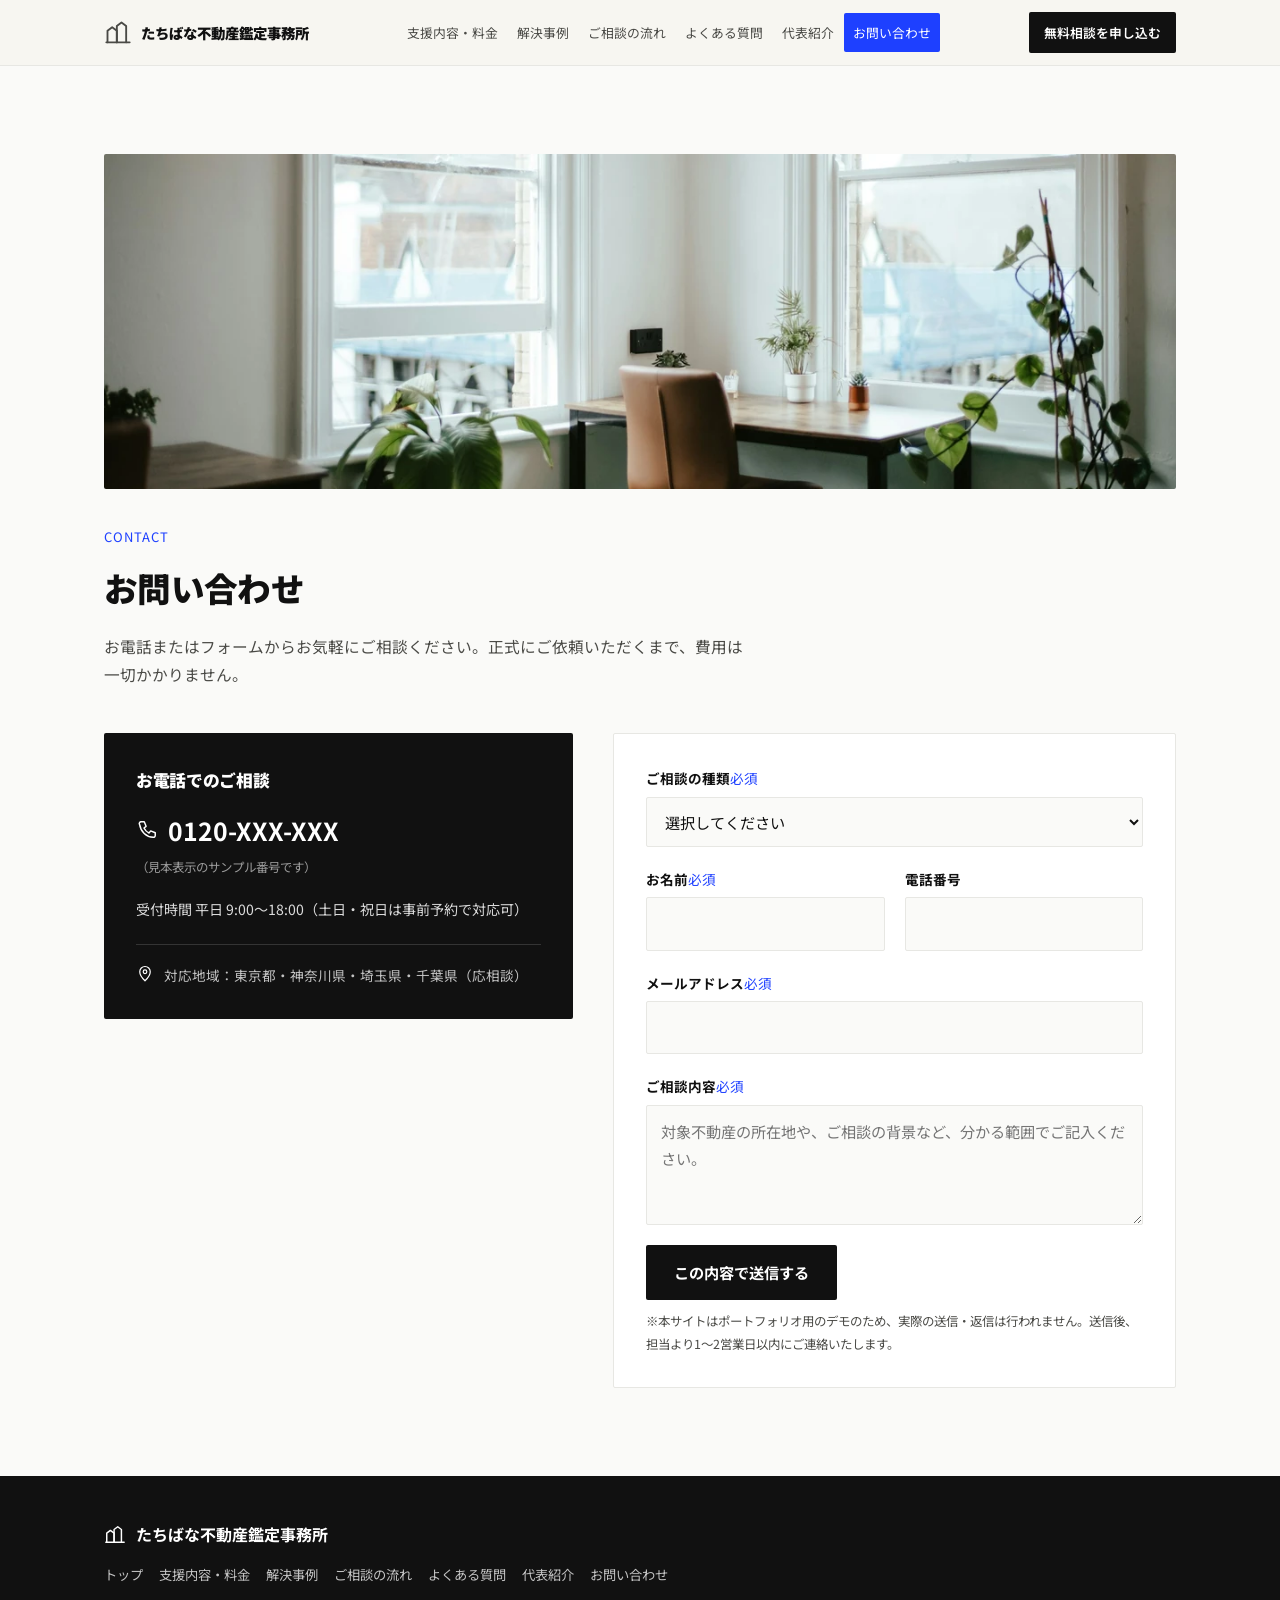
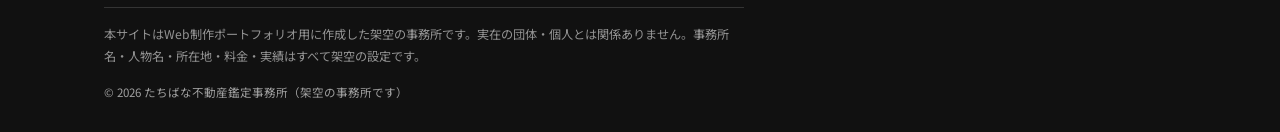
<file: contact.html>
<!doctype html>
<html lang="ja">
<head>
<meta charset="utf-8">
<script>(function(e){e.classList.add("js");setTimeout(function(){if(!e.classList.contains("navjs"))e.classList.add("nojsnav");},2000);})(document.documentElement);</script>
<meta name="viewport" content="width=device-width, initial-scale=1">
<title>お問い合わせ｜たちばな不動産鑑定事務所</title>
<meta name="description" content="お電話またはフォームからお気軽にご相談ください。正式にご依頼いただくまで、費用は一切かかりません。">
<link rel="icon" type="image/svg+xml" href="favicon.svg">
<meta property="og:type" content="website">
<meta property="og:site_name" content="たちばな不動産鑑定事務所">
<meta property="og:title" content="お問い合わせ｜たちばな不動産鑑定事務所">
<meta property="og:description" content="お電話またはフォームからお気軽にご相談ください。正式にご依頼いただくまで、費用は一切かかりません。">
<meta property="og:url" content="https://tomatoman1583-collab.github.io/tachibana-kantei-demo/contact.html">
<meta property="og:image" content="https://tomatoman1583-collab.github.io/tachibana-kantei-demo/assets/hero-tachibana.jpg">
<meta property="og:locale" content="ja_JP">
<meta name="twitter:card" content="summary_large_image">
<link rel="stylesheet" href="https://fonts.googleapis.com/css2?family=Noto+Sans+JP:wght@400;500;700;900&display=swap">
<link rel="stylesheet" href="css/style.css">
</head>
<body>
<div class="site">
<a href="#main" class="skip-link">本文へスキップ</a>
<svg style="display:none" aria-hidden="true">
  <symbol id="icon-mark" viewBox="0 0 24 24" fill="none" stroke="currentColor" stroke-width="1.6" stroke-linecap="round" stroke-linejoin="round">
    <path d="M3 20V10l4-3 4 3v10"/>
    <path d="M11 20V6l4-3 4 3v14"/>
    <path d="M2 20h20"/>
  </symbol>
  <symbol id="icon-inherit" viewBox="0 0 24 24" fill="none" stroke="currentColor" stroke-width="1.6" stroke-linecap="round" stroke-linejoin="round">
    <path d="M4 11 12 4l8 7"/>
    <path d="M6 10.5V20h12v-9.5"/>
    <path d="M12 8v12" stroke-dasharray="2 2.2"/>
  </symbol>
  <symbol id="icon-divorce" viewBox="0 0 24 24" fill="none" stroke="currentColor" stroke-width="1.6" stroke-linecap="round" stroke-linejoin="round">
    <circle cx="7.5" cy="12" r="4.6"/>
    <circle cx="16.5" cy="12" r="4.6"/>
  </symbol>
  <symbol id="icon-sale" viewBox="0 0 24 24" fill="none" stroke="currentColor" stroke-width="1.6" stroke-linecap="round" stroke-linejoin="round">
    <path d="M11 4H6a2 2 0 0 0-2 2v5l9 9a2 2 0 0 0 2.8 0l5.2-5.2a2 2 0 0 0 0-2.8l-9-9Z"/>
    <circle cx="8.4" cy="8.4" r="1.1" fill="currentColor" stroke="none"/>
  </symbol>
  <symbol id="icon-court" viewBox="0 0 24 24" fill="none" stroke="currentColor" stroke-width="1.6" stroke-linecap="round" stroke-linejoin="round">
    <rect x="4" y="3" width="13" height="17" rx="1.4"/>
    <path d="M7 8h7M7 12h7M7 16h4"/>
    <circle cx="18" cy="18" r="5"/>
    <path d="M15.8 18l1.5 1.5 2.9-3.1"/>
  </symbol>
  <symbol id="icon-free" viewBox="0 0 24 24" fill="none" stroke="currentColor" stroke-width="1.6" stroke-linecap="round" stroke-linejoin="round">
    <path d="M4 5h16a1 1 0 0 1 1 1v9a1 1 0 0 1-1 1H9l-4 4v-4H4a1 1 0 0 1-1-1V6a1 1 0 0 1 1-1Z"/>
    <path d="M7 9h10M7 12.5h6"/>
  </symbol>
  <symbol id="icon-fee" viewBox="0 0 24 24" fill="none" stroke="currentColor" stroke-width="1.6" stroke-linecap="round" stroke-linejoin="round">
    <circle cx="12" cy="12" r="8.4"/>
    <path d="M9 7.5l3 4.3 3-4.3M12 11.8v5.2M9.3 13.7h5.4M9.3 15.7h5.4"/>
  </symbol>
  <symbol id="icon-speed" viewBox="0 0 24 24" fill="none" stroke="currentColor" stroke-width="1.6" stroke-linecap="round" stroke-linejoin="round">
    <circle cx="12" cy="12" r="8.4"/>
    <path d="M12 7.4V12l3.1 2"/>
  </symbol>
  <symbol id="icon-mail" viewBox="0 0 24 24" fill="none" stroke="currentColor" stroke-width="1.6" stroke-linecap="round" stroke-linejoin="round">
    <rect x="3" y="5" width="18" height="14" rx="1.4"/>
    <path d="M3.5 6.5 12 13l8.5-6.5"/>
  </symbol>
  <symbol id="icon-hearing" viewBox="0 0 24 24" fill="none" stroke="currentColor" stroke-width="1.6" stroke-linecap="round" stroke-linejoin="round">
    <path d="M4 5h16a1 1 0 0 1 1 1v9a1 1 0 0 1-1 1H9l-4 4v-4H4a1 1 0 0 1-1-1V6a1 1 0 0 1 1-1Z"/>
    <circle cx="9" cy="11" r=".9" fill="currentColor" stroke="none"/>
    <circle cx="12.5" cy="11" r=".9" fill="currentColor" stroke="none"/>
    <circle cx="16" cy="11" r=".9" fill="currentColor" stroke="none"/>
  </symbol>
  <symbol id="icon-pin" viewBox="0 0 24 24" fill="none" stroke="currentColor" stroke-width="1.6" stroke-linecap="round" stroke-linejoin="round">
    <path d="M12 21s7-6.5 7-12a7 7 0 1 0-14 0c0 5.5 7 12 7 12Z"/>
    <circle cx="12" cy="9" r="2.4"/>
  </symbol>
  <symbol id="icon-report" viewBox="0 0 24 24" fill="none" stroke="currentColor" stroke-width="1.6" stroke-linecap="round" stroke-linejoin="round">
    <rect x="4" y="3" width="12" height="17" rx="1.4"/>
    <path d="M7 8h6M7 12h6M7 16h4"/>
    <path d="M14.8 15.2l4.3-4.3 2 2-4.3 4.3-2.3.5.3-2.5Z"/>
  </symbol>
  <symbol id="icon-delivery" viewBox="0 0 24 24" fill="none" stroke="currentColor" stroke-width="1.6" stroke-linecap="round" stroke-linejoin="round">
    <path d="M3 8l9-4.5L21 8v8l-9 4.5L3 16Z"/>
    <path d="M3 8l9 4.5L21 8M12 12.5V21"/>
  </symbol>
  <symbol id="icon-person" viewBox="0 0 24 24" fill="none" stroke="currentColor" stroke-width="1.6" stroke-linecap="round" stroke-linejoin="round">
    <circle cx="12" cy="8" r="4"/>
    <path d="M4.5 20c0-4.5 3.5-7 7.5-7s7.5 2.5 7.5 7"/>
  </symbol>
  <symbol id="icon-phone" viewBox="0 0 24 24" fill="none" stroke="currentColor" stroke-width="1.6" stroke-linecap="round" stroke-linejoin="round">
    <path d="M6 3h3l2 5-2.3 1.8a12 12 0 0 0 5.5 5.5L16 13l5 2v3a2 2 0 0 1-2.2 2A16 16 0 0 1 4 6.2 2 2 0 0 1 6 3Z"/>
  </symbol>
  <symbol id="icon-check" viewBox="0 0 24 24" fill="none" stroke="currentColor" stroke-width="1.8" stroke-linecap="round" stroke-linejoin="round">
    <path d="M4 12.5l5 5L20 6"/>
  </symbol>
  <symbol id="icon-arrow" viewBox="0 0 24 24" fill="none" stroke="currentColor" stroke-width="1.8" stroke-linecap="round" stroke-linejoin="round">
    <path d="M5 12h13M13 6l6 6-6 6"/>
  </symbol>
  <symbol id="icon-office" viewBox="0 0 24 24" fill="none" stroke="currentColor" stroke-width="1.6" stroke-linecap="round" stroke-linejoin="round">
    <path d="M4 20.5V5.4A1.4 1.4 0 0 1 5.4 4h7.2A1.4 1.4 0 0 1 14 5.4v15.1"/>
    <path d="M14 10.5h4.6A1.4 1.4 0 0 1 20 11.9v8.6"/>
    <path d="M2.5 20.5h19"/>
    <path d="M7 8h4M7 12h4M7 16h4M16.6 14h1M16.6 17h1"/>
  </symbol>
  <symbol id="icon-scale" viewBox="0 0 24 24" fill="none" stroke="currentColor" stroke-width="1.6" stroke-linecap="round" stroke-linejoin="round">
    <path d="M12 6.2V20"/>
    <path d="M8.4 20h7.2"/>
    <path d="M5 8.2h14"/>
    <circle cx="12" cy="4.6" r="1.4"/>
    <path d="M5 8.2 2.6 13.6h4.8L5 8.2Z"/>
    <path d="M19 8.2l-2.4 5.4h4.8L19 8.2Z"/>
  </symbol>
  <symbol id="icon-plus" viewBox="0 0 24 24" fill="none" stroke="currentColor" stroke-width="2" stroke-linecap="round">
    <path d="M12 5v14M5 12h14"/>
  </symbol>
  <symbol id="icon-info" viewBox="0 0 24 24" fill="none" stroke="currentColor" stroke-width="1.6" stroke-linecap="round" stroke-linejoin="round">
    <circle cx="12" cy="12" r="8.6"/>
    <path d="M12 11.2v5"/>
    <path d="M12 7.9v.2"/>
  </symbol>
  <symbol id="icon-menu" viewBox="0 0 24 24" fill="none" stroke="currentColor" stroke-width="1.8" stroke-linecap="round">
    <path d="M4 7h16M4 12h16M4 17h16"/>
  </symbol>
  <symbol id="icon-close" viewBox="0 0 24 24" fill="none" stroke="currentColor" stroke-width="1.8" stroke-linecap="round">
    <path d="M6 6l12 12M18 6 6 18"/>
  </symbol>
</svg>

<header class="site-header">
    <div class="container header-inner">
      <a href="index.html" class="brand" aria-label="トップへ">
        <svg class="brand-mark" aria-hidden="true"><use href="#icon-mark"></use></svg>
        <span class="brand-name"><span>たちばな</span><span>不動産鑑定事務所</span></span>
      </a>
      <button type="button" class="nav-toggle" id="navToggle" aria-controls="mainNav" aria-expanded="false" aria-label="メニュー">
        <svg class="nav-toggle-icon nav-toggle-open" aria-hidden="true"><use href="#icon-menu"></use></svg>
        <svg class="nav-toggle-icon nav-toggle-close" aria-hidden="true"><use href="#icon-close"></use></svg>
      </button>
      <nav class="main-nav" id="mainNav" aria-label="サイト内ナビゲーション">
        <a href="services.html" class="nav-link">支援内容・料金</a>
        <a href="cases.html" class="nav-link">解決事例</a>
        <a href="flow.html" class="nav-link">ご相談の流れ</a>
        <a href="faq.html" class="nav-link">よくある質問</a>
        <a href="about.html" class="nav-link">代表紹介</a>
        <a href="contact.html" class="nav-link is-current" aria-current="page">お問い合わせ</a>
      </nav>
      <a href="contact.html" class="nav-cta">無料相談<span class="nav-cta-tail">を申し込む</span></a>
    </div>
  </header>

  <main id="main">

<section id="page-contact" class="page active" data-page="contact">
      <div class="section container">
        <!-- ページヘッダー帯。sizes は .section.container の content 幅の実測値から逆算
             （1120px以上は1072pxで頭打ち、641〜1119pxは 100vw-48px、640px以下は 100vw-40px）。
             派生は原寸2400×1600を先に 16:5 へ切り出してから縮小しているので、
             配信される全ファイルの実寸比 = width/height 属性の比 = 表示比率（CLS対策）。
             WebP非対応ブラウザは img 要素側のJPEG（srcset、非対応なら src）を読む。
             元の assets/page-contact.jpg（2400×1600）はオリジナルとして保持。 -->
        <figure class="page-banner">
          <picture>
            <source type="image/webp" sizes="(min-width:1120px) 1072px, (min-width:641px) calc(100vw - 48px), calc(100vw - 40px)" srcset="assets/page-contact-400.webp 400w, assets/page-contact-560.webp 560w, assets/page-contact-880.webp 880w, assets/page-contact-1200.webp 1200w, assets/page-contact-1600.webp 1600w">
            <img src="assets/page-contact-1200.jpg" sizes="(min-width:1120px) 1072px, (min-width:641px) calc(100vw - 48px), calc(100vw - 40px)" srcset="assets/page-contact-400.jpg 400w, assets/page-contact-560.jpg 560w, assets/page-contact-880.jpg 880w, assets/page-contact-1200.jpg 1200w, assets/page-contact-1600.jpg 1600w" alt="大きな窓ぎわに机と椅子、観葉植物を置いた明るい室内" width="1600" height="500" loading="eager" decoding="async">
          </picture>
        </figure>
        <div class="section-head">
          <span class="section-label">Contact</span>
          <h1 class="section-title">お問い合わせ</h1>
          <p class="section-sub">お電話またはフォームからお気軽にご相談ください。正式にご依頼いただくまで、費用は一切かかりません。</p>
        </div>
        <div class="contact-grid">
          <div class="contact-info-card">
            <h2>お電話でのご相談</h2>
            <p class="contact-phone"><svg aria-hidden="true"><use href="#icon-phone"></use></svg>0120-XXX-XXX</p>
            <p class="contact-note">（見本表示のサンプル番号です）</p>
            <p class="contact-hours">受付時間 平日 9:00〜18:00（土日・祝日は事前予約で対応可）</p>
            <div class="contact-area">
              <svg aria-hidden="true"><use href="#icon-pin"></use></svg>
              <span>対応地域：東京都・神奈川県・埼玉県・千葉県（応相談）</span>
            </div>
          </div>

          <form class="contact-form" id="contactForm" novalidate>
            <div class="field">
              <label for="f-type">ご相談の種類<span class="req">必須</span></label>
              <select id="f-type" name="type" required>
                <option value="">選択してください</option>
                <option>相続の鑑定評価について</option>
                <option>離婚・財産分与の鑑定評価について</option>
                <option>売却前の価格調査について</option>
                <option>法人・士業の方からのご依頼</option>
                <option>その他のご相談</option>
              </select>
            </div>
            <div class="form-row2">
              <div class="field">
                <label for="f-name">お名前<span class="req">必須</span></label>
                <input id="f-name" name="name" type="text" required autocomplete="name">
              </div>
              <div class="field">
                <label for="f-tel">電話番号</label>
                <input id="f-tel" name="tel" type="tel" autocomplete="tel">
              </div>
            </div>
            <div class="field">
              <label for="f-mail">メールアドレス<span class="req">必須</span></label>
              <input id="f-mail" name="email" type="email" required autocomplete="email">
            </div>
            <div class="field">
              <label for="f-msg">ご相談内容<span class="req">必須</span></label>
              <textarea id="f-msg" name="message" required placeholder="対象不動産の所在地や、ご相談の背景など、分かる範囲でご記入ください。"></textarea>
            </div>
            <div>
              <button type="submit" class="btn btn-primary">この内容で送信する</button>
              <p class="form-note" style="margin-top:10px;">※本サイトはポートフォリオ用のデモのため、実際の送信・返信は行われません。送信後、担当より1〜2営業日以内にご連絡いたします。</p>
            </div>
          </form>

          <div class="form-success" id="formSuccess" hidden role="status" style="grid-column:1 / -1;">
            <svg aria-hidden="true"><use href="#icon-check"></use></svg>
            <h2 style="color:var(--navy-deep);">お問い合わせありがとうございます</h2>
            <p>内容を確認のうえ、担当より1〜2営業日以内にご連絡いたします。しばらくお待ちください。</p>
          </div>
        </div>
      </div>
    </section>

  </main>

<footer class="site-footer">
    <div class="container footer-inner">
      <div class="footer-brand">
        <svg aria-hidden="true"><use href="#icon-mark"></use></svg>
        たちばな不動産鑑定事務所
      </div>
      <nav class="footer-nav" aria-label="フッターナビゲーション">
        <a href="index.html">トップ</a>
        <a href="services.html">支援内容・料金</a>
        <a href="cases.html">解決事例</a>
        <a href="flow.html">ご相談の流れ</a>
        <a href="faq.html">よくある質問</a>
        <a href="about.html">代表紹介</a>
        <a href="contact.html">お問い合わせ</a>
      </nav>
      <p class="footer-disclaimer">本サイトはWeb制作ポートフォリオ用に作成した架空の事務所です。実在の団体・個人とは関係ありません。事務所名・人物名・所在地・料金・実績はすべて架空の設定です。</p>
      <p class="footer-copy">© 2026 たちばな不動産鑑定事務所（架空の事務所です）</p>
    </div>
  </footer>
</div>
<script src="js/main.js" onerror="document.documentElement.classList.add('nojsnav')"></script>
</body>
</html>
</file>
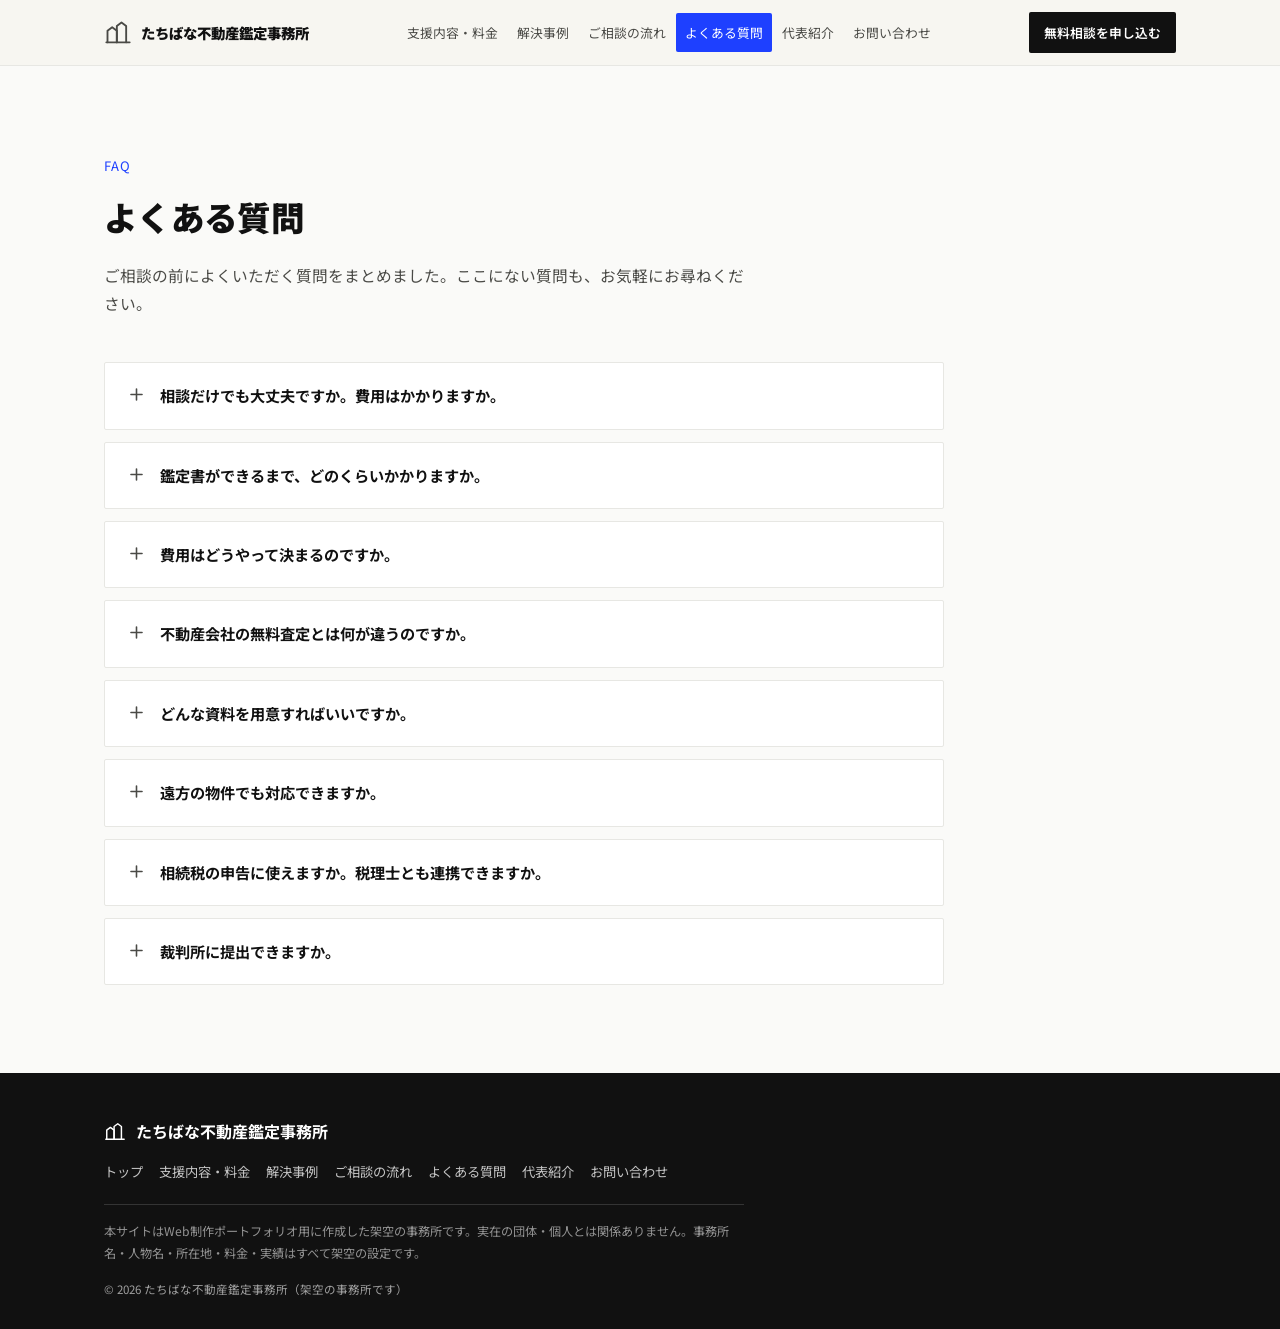
<file: faq.html>
<!doctype html>
<html lang="ja">
<head>
<meta charset="utf-8">
<script>(function(e){e.classList.add("js");setTimeout(function(){if(!e.classList.contains("navjs"))e.classList.add("nojsnav");},2000);})(document.documentElement);</script>
<meta name="viewport" content="width=device-width, initial-scale=1">
<title>よくある質問｜たちばな不動産鑑定事務所</title>
<meta name="description" content="ご相談の前によくいただく質問をまとめました。ここにない質問も、お気軽にお尋ねください。">
<link rel="icon" type="image/svg+xml" href="favicon.svg">
<meta property="og:type" content="website">
<meta property="og:site_name" content="たちばな不動産鑑定事務所">
<meta property="og:title" content="よくある質問｜たちばな不動産鑑定事務所">
<meta property="og:description" content="ご相談の前によくいただく質問をまとめました。ここにない質問も、お気軽にお尋ねください。">
<meta property="og:url" content="https://tomatoman1583-collab.github.io/tachibana-kantei-demo/faq.html">
<meta property="og:image" content="https://tomatoman1583-collab.github.io/tachibana-kantei-demo/assets/hero-tachibana.jpg">
<meta property="og:locale" content="ja_JP">
<meta name="twitter:card" content="summary_large_image">
<link rel="stylesheet" href="https://fonts.googleapis.com/css2?family=Noto+Sans+JP:wght@400;500;700;900&display=swap">
<link rel="stylesheet" href="css/style.css">
</head>
<body>
<div class="site">
<a href="#main" class="skip-link">本文へスキップ</a>
<svg style="display:none" aria-hidden="true">
  <symbol id="icon-mark" viewBox="0 0 24 24" fill="none" stroke="currentColor" stroke-width="1.6" stroke-linecap="round" stroke-linejoin="round">
    <path d="M3 20V10l4-3 4 3v10"/>
    <path d="M11 20V6l4-3 4 3v14"/>
    <path d="M2 20h20"/>
  </symbol>
  <symbol id="icon-inherit" viewBox="0 0 24 24" fill="none" stroke="currentColor" stroke-width="1.6" stroke-linecap="round" stroke-linejoin="round">
    <path d="M4 11 12 4l8 7"/>
    <path d="M6 10.5V20h12v-9.5"/>
    <path d="M12 8v12" stroke-dasharray="2 2.2"/>
  </symbol>
  <symbol id="icon-divorce" viewBox="0 0 24 24" fill="none" stroke="currentColor" stroke-width="1.6" stroke-linecap="round" stroke-linejoin="round">
    <circle cx="7.5" cy="12" r="4.6"/>
    <circle cx="16.5" cy="12" r="4.6"/>
  </symbol>
  <symbol id="icon-sale" viewBox="0 0 24 24" fill="none" stroke="currentColor" stroke-width="1.6" stroke-linecap="round" stroke-linejoin="round">
    <path d="M11 4H6a2 2 0 0 0-2 2v5l9 9a2 2 0 0 0 2.8 0l5.2-5.2a2 2 0 0 0 0-2.8l-9-9Z"/>
    <circle cx="8.4" cy="8.4" r="1.1" fill="currentColor" stroke="none"/>
  </symbol>
  <symbol id="icon-court" viewBox="0 0 24 24" fill="none" stroke="currentColor" stroke-width="1.6" stroke-linecap="round" stroke-linejoin="round">
    <rect x="4" y="3" width="13" height="17" rx="1.4"/>
    <path d="M7 8h7M7 12h7M7 16h4"/>
    <circle cx="18" cy="18" r="5"/>
    <path d="M15.8 18l1.5 1.5 2.9-3.1"/>
  </symbol>
  <symbol id="icon-free" viewBox="0 0 24 24" fill="none" stroke="currentColor" stroke-width="1.6" stroke-linecap="round" stroke-linejoin="round">
    <path d="M4 5h16a1 1 0 0 1 1 1v9a1 1 0 0 1-1 1H9l-4 4v-4H4a1 1 0 0 1-1-1V6a1 1 0 0 1 1-1Z"/>
    <path d="M7 9h10M7 12.5h6"/>
  </symbol>
  <symbol id="icon-fee" viewBox="0 0 24 24" fill="none" stroke="currentColor" stroke-width="1.6" stroke-linecap="round" stroke-linejoin="round">
    <circle cx="12" cy="12" r="8.4"/>
    <path d="M9 7.5l3 4.3 3-4.3M12 11.8v5.2M9.3 13.7h5.4M9.3 15.7h5.4"/>
  </symbol>
  <symbol id="icon-speed" viewBox="0 0 24 24" fill="none" stroke="currentColor" stroke-width="1.6" stroke-linecap="round" stroke-linejoin="round">
    <circle cx="12" cy="12" r="8.4"/>
    <path d="M12 7.4V12l3.1 2"/>
  </symbol>
  <symbol id="icon-mail" viewBox="0 0 24 24" fill="none" stroke="currentColor" stroke-width="1.6" stroke-linecap="round" stroke-linejoin="round">
    <rect x="3" y="5" width="18" height="14" rx="1.4"/>
    <path d="M3.5 6.5 12 13l8.5-6.5"/>
  </symbol>
  <symbol id="icon-hearing" viewBox="0 0 24 24" fill="none" stroke="currentColor" stroke-width="1.6" stroke-linecap="round" stroke-linejoin="round">
    <path d="M4 5h16a1 1 0 0 1 1 1v9a1 1 0 0 1-1 1H9l-4 4v-4H4a1 1 0 0 1-1-1V6a1 1 0 0 1 1-1Z"/>
    <circle cx="9" cy="11" r=".9" fill="currentColor" stroke="none"/>
    <circle cx="12.5" cy="11" r=".9" fill="currentColor" stroke="none"/>
    <circle cx="16" cy="11" r=".9" fill="currentColor" stroke="none"/>
  </symbol>
  <symbol id="icon-pin" viewBox="0 0 24 24" fill="none" stroke="currentColor" stroke-width="1.6" stroke-linecap="round" stroke-linejoin="round">
    <path d="M12 21s7-6.5 7-12a7 7 0 1 0-14 0c0 5.5 7 12 7 12Z"/>
    <circle cx="12" cy="9" r="2.4"/>
  </symbol>
  <symbol id="icon-report" viewBox="0 0 24 24" fill="none" stroke="currentColor" stroke-width="1.6" stroke-linecap="round" stroke-linejoin="round">
    <rect x="4" y="3" width="12" height="17" rx="1.4"/>
    <path d="M7 8h6M7 12h6M7 16h4"/>
    <path d="M14.8 15.2l4.3-4.3 2 2-4.3 4.3-2.3.5.3-2.5Z"/>
  </symbol>
  <symbol id="icon-delivery" viewBox="0 0 24 24" fill="none" stroke="currentColor" stroke-width="1.6" stroke-linecap="round" stroke-linejoin="round">
    <path d="M3 8l9-4.5L21 8v8l-9 4.5L3 16Z"/>
    <path d="M3 8l9 4.5L21 8M12 12.5V21"/>
  </symbol>
  <symbol id="icon-person" viewBox="0 0 24 24" fill="none" stroke="currentColor" stroke-width="1.6" stroke-linecap="round" stroke-linejoin="round">
    <circle cx="12" cy="8" r="4"/>
    <path d="M4.5 20c0-4.5 3.5-7 7.5-7s7.5 2.5 7.5 7"/>
  </symbol>
  <symbol id="icon-phone" viewBox="0 0 24 24" fill="none" stroke="currentColor" stroke-width="1.6" stroke-linecap="round" stroke-linejoin="round">
    <path d="M6 3h3l2 5-2.3 1.8a12 12 0 0 0 5.5 5.5L16 13l5 2v3a2 2 0 0 1-2.2 2A16 16 0 0 1 4 6.2 2 2 0 0 1 6 3Z"/>
  </symbol>
  <symbol id="icon-check" viewBox="0 0 24 24" fill="none" stroke="currentColor" stroke-width="1.8" stroke-linecap="round" stroke-linejoin="round">
    <path d="M4 12.5l5 5L20 6"/>
  </symbol>
  <symbol id="icon-arrow" viewBox="0 0 24 24" fill="none" stroke="currentColor" stroke-width="1.8" stroke-linecap="round" stroke-linejoin="round">
    <path d="M5 12h13M13 6l6 6-6 6"/>
  </symbol>
  <symbol id="icon-office" viewBox="0 0 24 24" fill="none" stroke="currentColor" stroke-width="1.6" stroke-linecap="round" stroke-linejoin="round">
    <path d="M4 20.5V5.4A1.4 1.4 0 0 1 5.4 4h7.2A1.4 1.4 0 0 1 14 5.4v15.1"/>
    <path d="M14 10.5h4.6A1.4 1.4 0 0 1 20 11.9v8.6"/>
    <path d="M2.5 20.5h19"/>
    <path d="M7 8h4M7 12h4M7 16h4M16.6 14h1M16.6 17h1"/>
  </symbol>
  <symbol id="icon-scale" viewBox="0 0 24 24" fill="none" stroke="currentColor" stroke-width="1.6" stroke-linecap="round" stroke-linejoin="round">
    <path d="M12 6.2V20"/>
    <path d="M8.4 20h7.2"/>
    <path d="M5 8.2h14"/>
    <circle cx="12" cy="4.6" r="1.4"/>
    <path d="M5 8.2 2.6 13.6h4.8L5 8.2Z"/>
    <path d="M19 8.2l-2.4 5.4h4.8L19 8.2Z"/>
  </symbol>
  <symbol id="icon-plus" viewBox="0 0 24 24" fill="none" stroke="currentColor" stroke-width="2" stroke-linecap="round">
    <path d="M12 5v14M5 12h14"/>
  </symbol>
  <symbol id="icon-info" viewBox="0 0 24 24" fill="none" stroke="currentColor" stroke-width="1.6" stroke-linecap="round" stroke-linejoin="round">
    <circle cx="12" cy="12" r="8.6"/>
    <path d="M12 11.2v5"/>
    <path d="M12 7.9v.2"/>
  </symbol>
  <symbol id="icon-menu" viewBox="0 0 24 24" fill="none" stroke="currentColor" stroke-width="1.8" stroke-linecap="round">
    <path d="M4 7h16M4 12h16M4 17h16"/>
  </symbol>
  <symbol id="icon-close" viewBox="0 0 24 24" fill="none" stroke="currentColor" stroke-width="1.8" stroke-linecap="round">
    <path d="M6 6l12 12M18 6 6 18"/>
  </symbol>
</svg>

<header class="site-header">
    <div class="container header-inner">
      <a href="index.html" class="brand" aria-label="トップへ">
        <svg class="brand-mark" aria-hidden="true"><use href="#icon-mark"></use></svg>
        <span class="brand-name"><span>たちばな</span><span>不動産鑑定事務所</span></span>
      </a>
      <button type="button" class="nav-toggle" id="navToggle" aria-controls="mainNav" aria-expanded="false" aria-label="メニュー">
        <svg class="nav-toggle-icon nav-toggle-open" aria-hidden="true"><use href="#icon-menu"></use></svg>
        <svg class="nav-toggle-icon nav-toggle-close" aria-hidden="true"><use href="#icon-close"></use></svg>
      </button>
      <nav class="main-nav" id="mainNav" aria-label="サイト内ナビゲーション">
        <a href="services.html" class="nav-link">支援内容・料金</a>
        <a href="cases.html" class="nav-link">解決事例</a>
        <a href="flow.html" class="nav-link">ご相談の流れ</a>
        <a href="faq.html" class="nav-link is-current" aria-current="page">よくある質問</a>
        <a href="about.html" class="nav-link">代表紹介</a>
        <a href="contact.html" class="nav-link">お問い合わせ</a>
      </nav>
      <a href="contact.html" class="nav-cta">無料相談<span class="nav-cta-tail">を申し込む</span></a>
    </div>
  </header>

  <main id="main">

<section id="page-faq" class="page active" data-page="faq">
      <div class="section container">
        <div class="section-head">
          <span class="section-label">FAQ</span>
          <h1 class="section-title">よくある質問</h1>
          <p class="section-sub">ご相談の前によくいただく質問をまとめました。ここにない質問も、お気軽にお尋ねください。</p>
        </div>
        <div class="faq-list">

          <details class="faq-item">
            <summary><svg class="faq-toggle" aria-hidden="true"><use href="#icon-plus"></use></svg><span class="faq-q">相談だけでも大丈夫ですか。費用はかかりますか。</span></summary>
            <div class="faq-a">初回のご相談とお見積りは無料です。ご相談だけで終わっていただいても構いません。正式にご依頼いただくまで、費用は一切かかりません。</div>
          </details>

          <details class="faq-item">
            <summary><svg class="faq-toggle" aria-hidden="true"><use href="#icon-plus"></use></svg><span class="faq-q">鑑定書ができるまで、どのくらいかかりますか。</span></summary>
            <div class="faq-a">物件の種類によりますが、更地や戸建てで2〜3週間が目安です。物件ごとの目安は<a href="flow.html#lead-time" class="faq-inline">ご相談の流れ</a>の納期表をご覧ください。お急ぎの場合はご相談ください。</div>
          </details>

          <details class="faq-item">
            <summary><svg class="faq-toggle" aria-hidden="true"><use href="#icon-plus"></use></svg><span class="faq-q">費用はどうやって決まるのですか。</span></summary>
            <div class="faq-a">①物件の種類 ②規模 ③権利関係の複雑さ ④現地調査に必要な日数、の4つで決まります。着手前に金額を確定してお伝えし、あとから追加費用をいただくことはありません。目安の金額は<a href="services.html" class="faq-inline">支援内容・料金</a>に掲載しています。</div>
          </details>

          <details class="faq-item">
            <summary><svg class="faq-toggle" aria-hidden="true"><use href="#icon-plus"></use></svg><span class="faq-q">不動産会社の無料査定とは何が違うのですか。</span></summary>
            <div class="faq-a">査定は「売るための価格の目安」で、多くは無料です。鑑定評価は「適正な時価がいくらかを、第三者が国の基準にもとづいて示す証明」で、有料のかわりに裁判所や税務署へ提出できます。売るだけなら査定で十分ですが、分ける・争う・申告する場面では鑑定評価が必要です。項目ごとの違いは<a href="index.html#compare" class="faq-inline">トップページの比較表</a>にまとめています。</div>
          </details>

          <details class="faq-item">
            <summary><svg class="faq-toggle" aria-hidden="true"><use href="#icon-plus"></use></svg><span class="faq-q">どんな資料を用意すればいいですか。</span></summary>
            <div class="faq-a">登記事項証明書、公図、測量図、建物図面、固定資産税の納税通知書などです。お手元にないものは当方で取得できますので、まずはお持ちのものだけで結構です。</div>
          </details>

          <details class="faq-item">
            <summary><svg class="faq-toggle" aria-hidden="true"><use href="#icon-plus"></use></svg><span class="faq-q">遠方の物件でも対応できますか。</span></summary>
            <div class="faq-a">東京・神奈川・埼玉・千葉が中心ですが、それ以外の地域もご相談ください。交通費が別途かかる場合は、事前にお見積りへ含めてお伝えします。</div>
          </details>

          <details class="faq-item">
            <summary><svg class="faq-toggle" aria-hidden="true"><use href="#icon-plus"></use></svg><span class="faq-q">相続税の申告に使えますか。税理士とも連携できますか。</span></summary>
            <div class="faq-a">相続税申告では、原則として路線価等をもとに評価します。鑑定評価は、その評価額が実態に合わない場合の裏付け資料として使う形が一般的です。申告への使い方は顧問税理士の方と相談しながら進めますので、打ち合わせにも同席可能です。税理士をお探しの場合は、ご紹介もできます。</div>
          </details>

          <details class="faq-item">
            <summary><svg class="faq-toggle" aria-hidden="true"><use href="#icon-plus"></use></svg><span class="faq-q">裁判所に提出できますか。</span></summary>
            <div class="faq-a">調停・訴訟に提出できる正式な鑑定評価書を作成します。弁護士の方からのご依頼も承っています。</div>
          </details>

        </div>
      </div>
    </section>

  </main>

<footer class="site-footer">
    <div class="container footer-inner">
      <div class="footer-brand">
        <svg aria-hidden="true"><use href="#icon-mark"></use></svg>
        たちばな不動産鑑定事務所
      </div>
      <nav class="footer-nav" aria-label="フッターナビゲーション">
        <a href="index.html">トップ</a>
        <a href="services.html">支援内容・料金</a>
        <a href="cases.html">解決事例</a>
        <a href="flow.html">ご相談の流れ</a>
        <a href="faq.html">よくある質問</a>
        <a href="about.html">代表紹介</a>
        <a href="contact.html">お問い合わせ</a>
      </nav>
      <p class="footer-disclaimer">本サイトはWeb制作ポートフォリオ用に作成した架空の事務所です。実在の団体・個人とは関係ありません。事務所名・人物名・所在地・料金・実績はすべて架空の設定です。</p>
      <p class="footer-copy">© 2026 たちばな不動産鑑定事務所（架空の事務所です）</p>
    </div>
  </footer>
</div>
<script src="js/main.js" onerror="document.documentElement.classList.add('nojsnav')"></script>
</body>
</html>
</file>
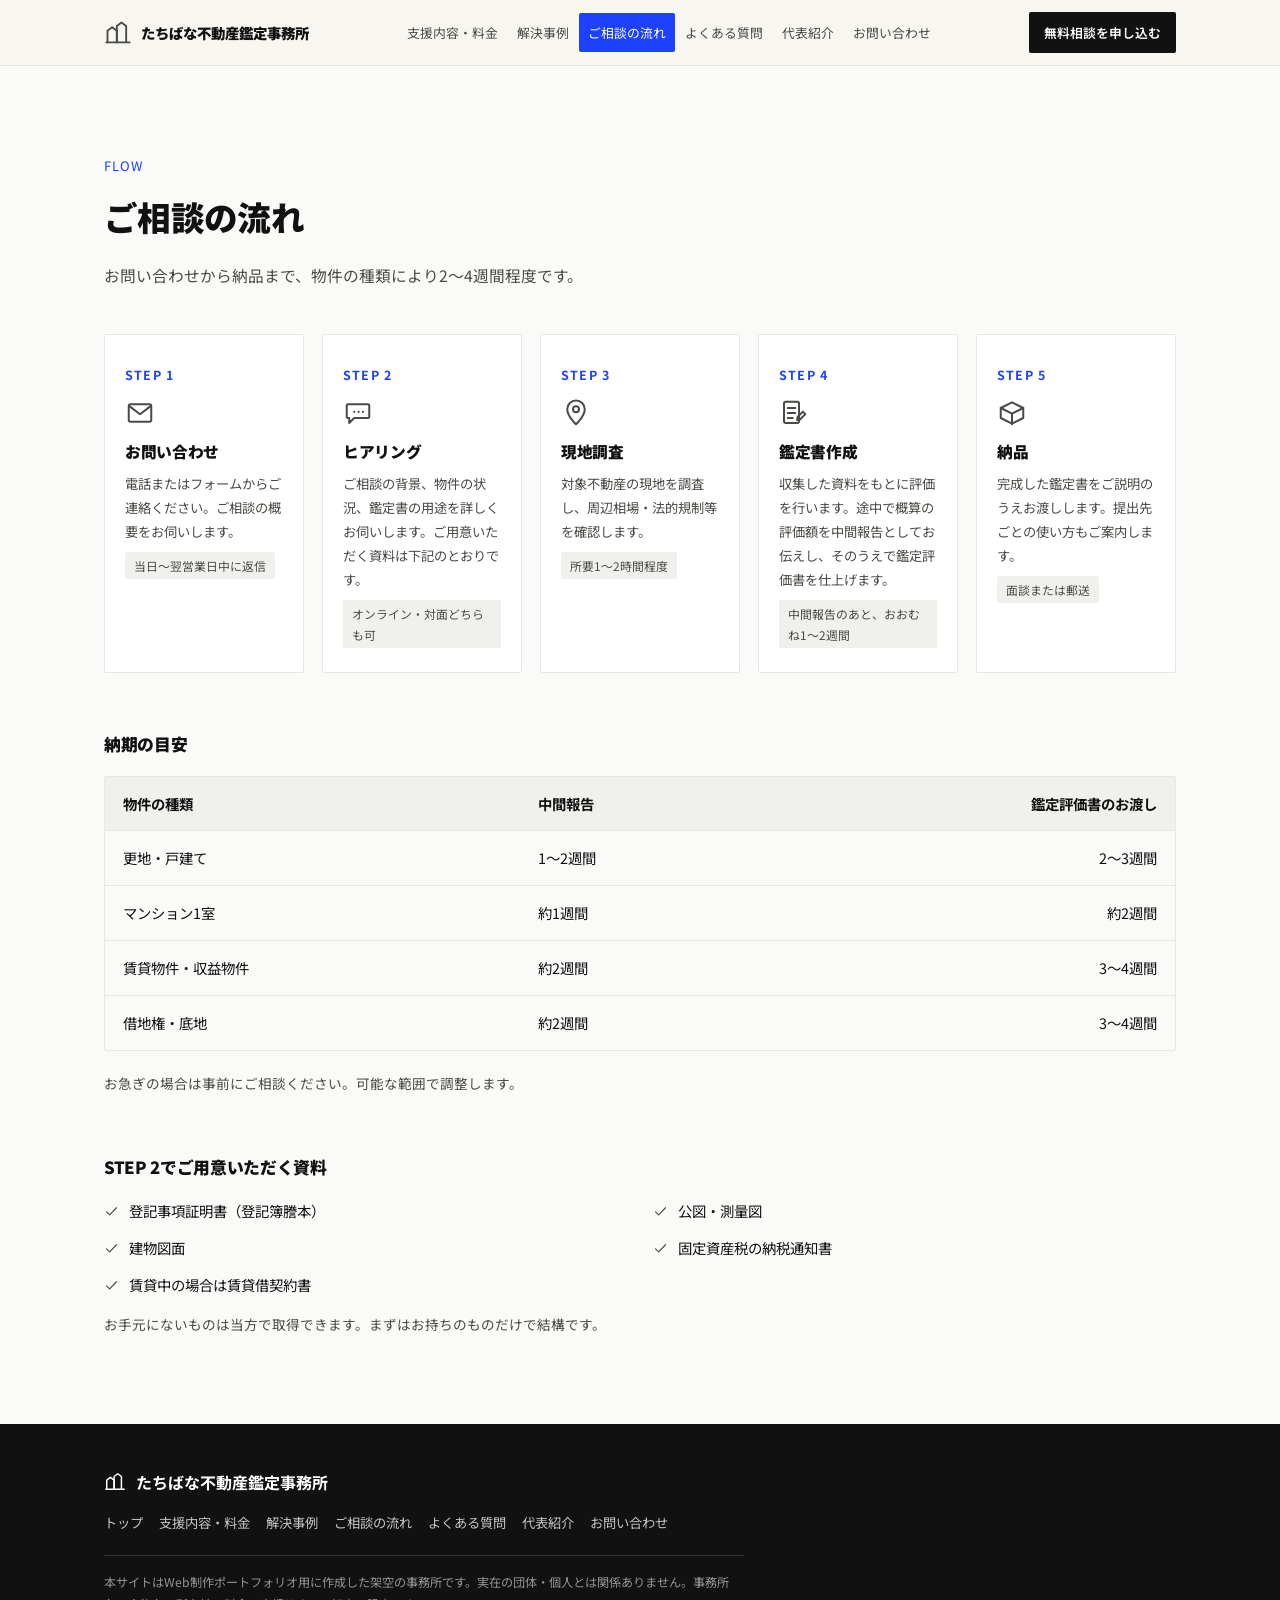
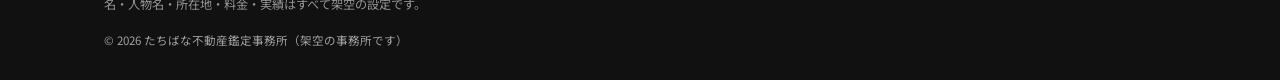
<file: flow.html>
<!doctype html>
<html lang="ja">
<head>
<meta charset="utf-8">
<script>(function(e){e.classList.add("js");setTimeout(function(){if(!e.classList.contains("navjs"))e.classList.add("nojsnav");},2000);})(document.documentElement);</script>
<meta name="viewport" content="width=device-width, initial-scale=1">
<title>ご相談の流れ｜たちばな不動産鑑定事務所</title>
<meta name="description" content="お問い合わせから納品まで、物件の種類により2〜4週間程度です。ご相談の流れと必要書類をご案内します。">
<link rel="icon" type="image/svg+xml" href="favicon.svg">
<meta property="og:type" content="website">
<meta property="og:site_name" content="たちばな不動産鑑定事務所">
<meta property="og:title" content="ご相談の流れ｜たちばな不動産鑑定事務所">
<meta property="og:description" content="お問い合わせから納品まで、物件の種類により2〜4週間程度です。ご相談の流れと必要書類をご案内します。">
<meta property="og:url" content="https://tomatoman1583-collab.github.io/tachibana-kantei-demo/flow.html">
<meta property="og:image" content="https://tomatoman1583-collab.github.io/tachibana-kantei-demo/assets/hero-tachibana.jpg">
<meta property="og:locale" content="ja_JP">
<meta name="twitter:card" content="summary_large_image">
<link rel="stylesheet" href="https://fonts.googleapis.com/css2?family=Noto+Sans+JP:wght@400;500;700;900&display=swap">
<link rel="stylesheet" href="css/style.css">
</head>
<body>
<div class="site">
<a href="#main" class="skip-link">本文へスキップ</a>
<svg style="display:none" aria-hidden="true">
  <symbol id="icon-mark" viewBox="0 0 24 24" fill="none" stroke="currentColor" stroke-width="1.6" stroke-linecap="round" stroke-linejoin="round">
    <path d="M3 20V10l4-3 4 3v10"/>
    <path d="M11 20V6l4-3 4 3v14"/>
    <path d="M2 20h20"/>
  </symbol>
  <symbol id="icon-inherit" viewBox="0 0 24 24" fill="none" stroke="currentColor" stroke-width="1.6" stroke-linecap="round" stroke-linejoin="round">
    <path d="M4 11 12 4l8 7"/>
    <path d="M6 10.5V20h12v-9.5"/>
    <path d="M12 8v12" stroke-dasharray="2 2.2"/>
  </symbol>
  <symbol id="icon-divorce" viewBox="0 0 24 24" fill="none" stroke="currentColor" stroke-width="1.6" stroke-linecap="round" stroke-linejoin="round">
    <circle cx="7.5" cy="12" r="4.6"/>
    <circle cx="16.5" cy="12" r="4.6"/>
  </symbol>
  <symbol id="icon-sale" viewBox="0 0 24 24" fill="none" stroke="currentColor" stroke-width="1.6" stroke-linecap="round" stroke-linejoin="round">
    <path d="M11 4H6a2 2 0 0 0-2 2v5l9 9a2 2 0 0 0 2.8 0l5.2-5.2a2 2 0 0 0 0-2.8l-9-9Z"/>
    <circle cx="8.4" cy="8.4" r="1.1" fill="currentColor" stroke="none"/>
  </symbol>
  <symbol id="icon-court" viewBox="0 0 24 24" fill="none" stroke="currentColor" stroke-width="1.6" stroke-linecap="round" stroke-linejoin="round">
    <rect x="4" y="3" width="13" height="17" rx="1.4"/>
    <path d="M7 8h7M7 12h7M7 16h4"/>
    <circle cx="18" cy="18" r="5"/>
    <path d="M15.8 18l1.5 1.5 2.9-3.1"/>
  </symbol>
  <symbol id="icon-free" viewBox="0 0 24 24" fill="none" stroke="currentColor" stroke-width="1.6" stroke-linecap="round" stroke-linejoin="round">
    <path d="M4 5h16a1 1 0 0 1 1 1v9a1 1 0 0 1-1 1H9l-4 4v-4H4a1 1 0 0 1-1-1V6a1 1 0 0 1 1-1Z"/>
    <path d="M7 9h10M7 12.5h6"/>
  </symbol>
  <symbol id="icon-fee" viewBox="0 0 24 24" fill="none" stroke="currentColor" stroke-width="1.6" stroke-linecap="round" stroke-linejoin="round">
    <circle cx="12" cy="12" r="8.4"/>
    <path d="M9 7.5l3 4.3 3-4.3M12 11.8v5.2M9.3 13.7h5.4M9.3 15.7h5.4"/>
  </symbol>
  <symbol id="icon-speed" viewBox="0 0 24 24" fill="none" stroke="currentColor" stroke-width="1.6" stroke-linecap="round" stroke-linejoin="round">
    <circle cx="12" cy="12" r="8.4"/>
    <path d="M12 7.4V12l3.1 2"/>
  </symbol>
  <symbol id="icon-mail" viewBox="0 0 24 24" fill="none" stroke="currentColor" stroke-width="1.6" stroke-linecap="round" stroke-linejoin="round">
    <rect x="3" y="5" width="18" height="14" rx="1.4"/>
    <path d="M3.5 6.5 12 13l8.5-6.5"/>
  </symbol>
  <symbol id="icon-hearing" viewBox="0 0 24 24" fill="none" stroke="currentColor" stroke-width="1.6" stroke-linecap="round" stroke-linejoin="round">
    <path d="M4 5h16a1 1 0 0 1 1 1v9a1 1 0 0 1-1 1H9l-4 4v-4H4a1 1 0 0 1-1-1V6a1 1 0 0 1 1-1Z"/>
    <circle cx="9" cy="11" r=".9" fill="currentColor" stroke="none"/>
    <circle cx="12.5" cy="11" r=".9" fill="currentColor" stroke="none"/>
    <circle cx="16" cy="11" r=".9" fill="currentColor" stroke="none"/>
  </symbol>
  <symbol id="icon-pin" viewBox="0 0 24 24" fill="none" stroke="currentColor" stroke-width="1.6" stroke-linecap="round" stroke-linejoin="round">
    <path d="M12 21s7-6.5 7-12a7 7 0 1 0-14 0c0 5.5 7 12 7 12Z"/>
    <circle cx="12" cy="9" r="2.4"/>
  </symbol>
  <symbol id="icon-report" viewBox="0 0 24 24" fill="none" stroke="currentColor" stroke-width="1.6" stroke-linecap="round" stroke-linejoin="round">
    <rect x="4" y="3" width="12" height="17" rx="1.4"/>
    <path d="M7 8h6M7 12h6M7 16h4"/>
    <path d="M14.8 15.2l4.3-4.3 2 2-4.3 4.3-2.3.5.3-2.5Z"/>
  </symbol>
  <symbol id="icon-delivery" viewBox="0 0 24 24" fill="none" stroke="currentColor" stroke-width="1.6" stroke-linecap="round" stroke-linejoin="round">
    <path d="M3 8l9-4.5L21 8v8l-9 4.5L3 16Z"/>
    <path d="M3 8l9 4.5L21 8M12 12.5V21"/>
  </symbol>
  <symbol id="icon-person" viewBox="0 0 24 24" fill="none" stroke="currentColor" stroke-width="1.6" stroke-linecap="round" stroke-linejoin="round">
    <circle cx="12" cy="8" r="4"/>
    <path d="M4.5 20c0-4.5 3.5-7 7.5-7s7.5 2.5 7.5 7"/>
  </symbol>
  <symbol id="icon-phone" viewBox="0 0 24 24" fill="none" stroke="currentColor" stroke-width="1.6" stroke-linecap="round" stroke-linejoin="round">
    <path d="M6 3h3l2 5-2.3 1.8a12 12 0 0 0 5.5 5.5L16 13l5 2v3a2 2 0 0 1-2.2 2A16 16 0 0 1 4 6.2 2 2 0 0 1 6 3Z"/>
  </symbol>
  <symbol id="icon-check" viewBox="0 0 24 24" fill="none" stroke="currentColor" stroke-width="1.8" stroke-linecap="round" stroke-linejoin="round">
    <path d="M4 12.5l5 5L20 6"/>
  </symbol>
  <symbol id="icon-arrow" viewBox="0 0 24 24" fill="none" stroke="currentColor" stroke-width="1.8" stroke-linecap="round" stroke-linejoin="round">
    <path d="M5 12h13M13 6l6 6-6 6"/>
  </symbol>
  <symbol id="icon-office" viewBox="0 0 24 24" fill="none" stroke="currentColor" stroke-width="1.6" stroke-linecap="round" stroke-linejoin="round">
    <path d="M4 20.5V5.4A1.4 1.4 0 0 1 5.4 4h7.2A1.4 1.4 0 0 1 14 5.4v15.1"/>
    <path d="M14 10.5h4.6A1.4 1.4 0 0 1 20 11.9v8.6"/>
    <path d="M2.5 20.5h19"/>
    <path d="M7 8h4M7 12h4M7 16h4M16.6 14h1M16.6 17h1"/>
  </symbol>
  <symbol id="icon-scale" viewBox="0 0 24 24" fill="none" stroke="currentColor" stroke-width="1.6" stroke-linecap="round" stroke-linejoin="round">
    <path d="M12 6.2V20"/>
    <path d="M8.4 20h7.2"/>
    <path d="M5 8.2h14"/>
    <circle cx="12" cy="4.6" r="1.4"/>
    <path d="M5 8.2 2.6 13.6h4.8L5 8.2Z"/>
    <path d="M19 8.2l-2.4 5.4h4.8L19 8.2Z"/>
  </symbol>
  <symbol id="icon-plus" viewBox="0 0 24 24" fill="none" stroke="currentColor" stroke-width="2" stroke-linecap="round">
    <path d="M12 5v14M5 12h14"/>
  </symbol>
  <symbol id="icon-info" viewBox="0 0 24 24" fill="none" stroke="currentColor" stroke-width="1.6" stroke-linecap="round" stroke-linejoin="round">
    <circle cx="12" cy="12" r="8.6"/>
    <path d="M12 11.2v5"/>
    <path d="M12 7.9v.2"/>
  </symbol>
  <symbol id="icon-menu" viewBox="0 0 24 24" fill="none" stroke="currentColor" stroke-width="1.8" stroke-linecap="round">
    <path d="M4 7h16M4 12h16M4 17h16"/>
  </symbol>
  <symbol id="icon-close" viewBox="0 0 24 24" fill="none" stroke="currentColor" stroke-width="1.8" stroke-linecap="round">
    <path d="M6 6l12 12M18 6 6 18"/>
  </symbol>
</svg>

<header class="site-header">
    <div class="container header-inner">
      <a href="index.html" class="brand" aria-label="トップへ">
        <svg class="brand-mark" aria-hidden="true"><use href="#icon-mark"></use></svg>
        <span class="brand-name"><span>たちばな</span><span>不動産鑑定事務所</span></span>
      </a>
      <button type="button" class="nav-toggle" id="navToggle" aria-controls="mainNav" aria-expanded="false" aria-label="メニュー">
        <svg class="nav-toggle-icon nav-toggle-open" aria-hidden="true"><use href="#icon-menu"></use></svg>
        <svg class="nav-toggle-icon nav-toggle-close" aria-hidden="true"><use href="#icon-close"></use></svg>
      </button>
      <nav class="main-nav" id="mainNav" aria-label="サイト内ナビゲーション">
        <a href="services.html" class="nav-link">支援内容・料金</a>
        <a href="cases.html" class="nav-link">解決事例</a>
        <a href="flow.html" class="nav-link is-current" aria-current="page">ご相談の流れ</a>
        <a href="faq.html" class="nav-link">よくある質問</a>
        <a href="about.html" class="nav-link">代表紹介</a>
        <a href="contact.html" class="nav-link">お問い合わせ</a>
      </nav>
      <a href="contact.html" class="nav-cta">無料相談<span class="nav-cta-tail">を申し込む</span></a>
    </div>
  </header>

  <main id="main">

<section id="page-flow" class="page active" data-page="flow">
      <div class="section container">
        <div class="section-head">
          <span class="section-label">Flow</span>
          <h1 class="section-title">ご相談の流れ</h1>
          <p class="section-sub">お問い合わせから納品まで、物件の種類により2〜4週間程度です。</p>
        </div>
        <div class="flow-list">
          <div class="flow-step">
            <span class="flow-num">STEP 1</span>
            <svg class="flow-icon" aria-hidden="true"><use href="#icon-mail"></use></svg>
            <h2>お問い合わせ</h2>
            <p>電話またはフォームからご連絡ください。ご相談の概要をお伺いします。</p>
            <span class="flow-duration">当日〜翌営業日中に返信</span>
          </div>
          <div class="flow-step">
            <span class="flow-num">STEP 2</span>
            <svg class="flow-icon" aria-hidden="true"><use href="#icon-hearing"></use></svg>
            <h2>ヒアリング</h2>
            <p>ご相談の背景、物件の状況、鑑定書の用途を詳しくお伺いします。ご用意いただく資料は下記のとおりです。</p>
            <span class="flow-duration">オンライン・対面どちらも可</span>
          </div>
          <div class="flow-step">
            <span class="flow-num">STEP 3</span>
            <svg class="flow-icon" aria-hidden="true"><use href="#icon-pin"></use></svg>
            <h2>現地調査</h2>
            <p>対象不動産の現地を調査し、周辺相場・法的規制等を確認します。</p>
            <span class="flow-duration">所要1〜2時間程度</span>
          </div>
          <div class="flow-step">
            <span class="flow-num">STEP 4</span>
            <svg class="flow-icon" aria-hidden="true"><use href="#icon-report"></use></svg>
            <h2>鑑定書作成</h2>
            <p>収集した資料をもとに評価を行います。途中で概算の評価額を中間報告としてお伝えし、そのうえで鑑定評価書を仕上げます。</p>
            <span class="flow-duration">中間報告のあと、おおむね1〜2週間</span>
          </div>
          <div class="flow-step">
            <span class="flow-num">STEP 5</span>
            <svg class="flow-icon" aria-hidden="true"><use href="#icon-delivery"></use></svg>
            <h2>納品</h2>
            <p>完成した鑑定書をご説明のうえお渡しします。提出先ごとの使い方もご案内します。</p>
            <span class="flow-duration">面談または郵送</span>
          </div>
        </div>

        <div id="lead-time" class="sub-block">
          <h2>納期の目安</h2>
          <div class="table-scroll">
            <table class="fee-table">
              <thead>
                <tr><th scope="col">物件の種類</th><th scope="col">中間報告</th><th scope="col">鑑定評価書のお渡し</th></tr>
              </thead>
              <tbody>
                <tr><td>更地・戸建て</td><td>1〜2週間</td><td>2〜3週間</td></tr>
                <tr><td>マンション1室</td><td>約1週間</td><td>約2週間</td></tr>
                <tr><td>賃貸物件・収益物件</td><td>約2週間</td><td>3〜4週間</td></tr>
                <tr><td>借地権・底地</td><td>約2週間</td><td>3〜4週間</td></tr>
              </tbody>
            </table>
          </div>
          <p class="fee-note">お急ぎの場合は事前にご相談ください。可能な範囲で調整します。</p>
        </div>

        <div class="sub-block">
          <h2>STEP 2でご用意いただく資料</h2>
          <ul class="doc-list">
            <li><svg aria-hidden="true"><use href="#icon-check"></use></svg><span>登記事項証明書（登記簿謄本）</span></li>
            <li><svg aria-hidden="true"><use href="#icon-check"></use></svg><span>公図・測量図</span></li>
            <li><svg aria-hidden="true"><use href="#icon-check"></use></svg><span>建物図面</span></li>
            <li><svg aria-hidden="true"><use href="#icon-check"></use></svg><span>固定資産税の納税通知書</span></li>
            <li><svg aria-hidden="true"><use href="#icon-check"></use></svg><span>賃貸中の場合は賃貸借契約書</span></li>
          </ul>
          <p class="fee-note">お手元にないものは当方で取得できます。まずはお持ちのものだけで結構です。</p>
        </div>
      </div>
    </section>

  </main>

<footer class="site-footer">
    <div class="container footer-inner">
      <div class="footer-brand">
        <svg aria-hidden="true"><use href="#icon-mark"></use></svg>
        たちばな不動産鑑定事務所
      </div>
      <nav class="footer-nav" aria-label="フッターナビゲーション">
        <a href="index.html">トップ</a>
        <a href="services.html">支援内容・料金</a>
        <a href="cases.html">解決事例</a>
        <a href="flow.html">ご相談の流れ</a>
        <a href="faq.html">よくある質問</a>
        <a href="about.html">代表紹介</a>
        <a href="contact.html">お問い合わせ</a>
      </nav>
      <p class="footer-disclaimer">本サイトはWeb制作ポートフォリオ用に作成した架空の事務所です。実在の団体・個人とは関係ありません。事務所名・人物名・所在地・料金・実績はすべて架空の設定です。</p>
      <p class="footer-copy">© 2026 たちばな不動産鑑定事務所（架空の事務所です）</p>
    </div>
  </footer>
</div>
<script src="js/main.js" onerror="document.documentElement.classList.add('nojsnav')"></script>
</body>
</html>
</file>
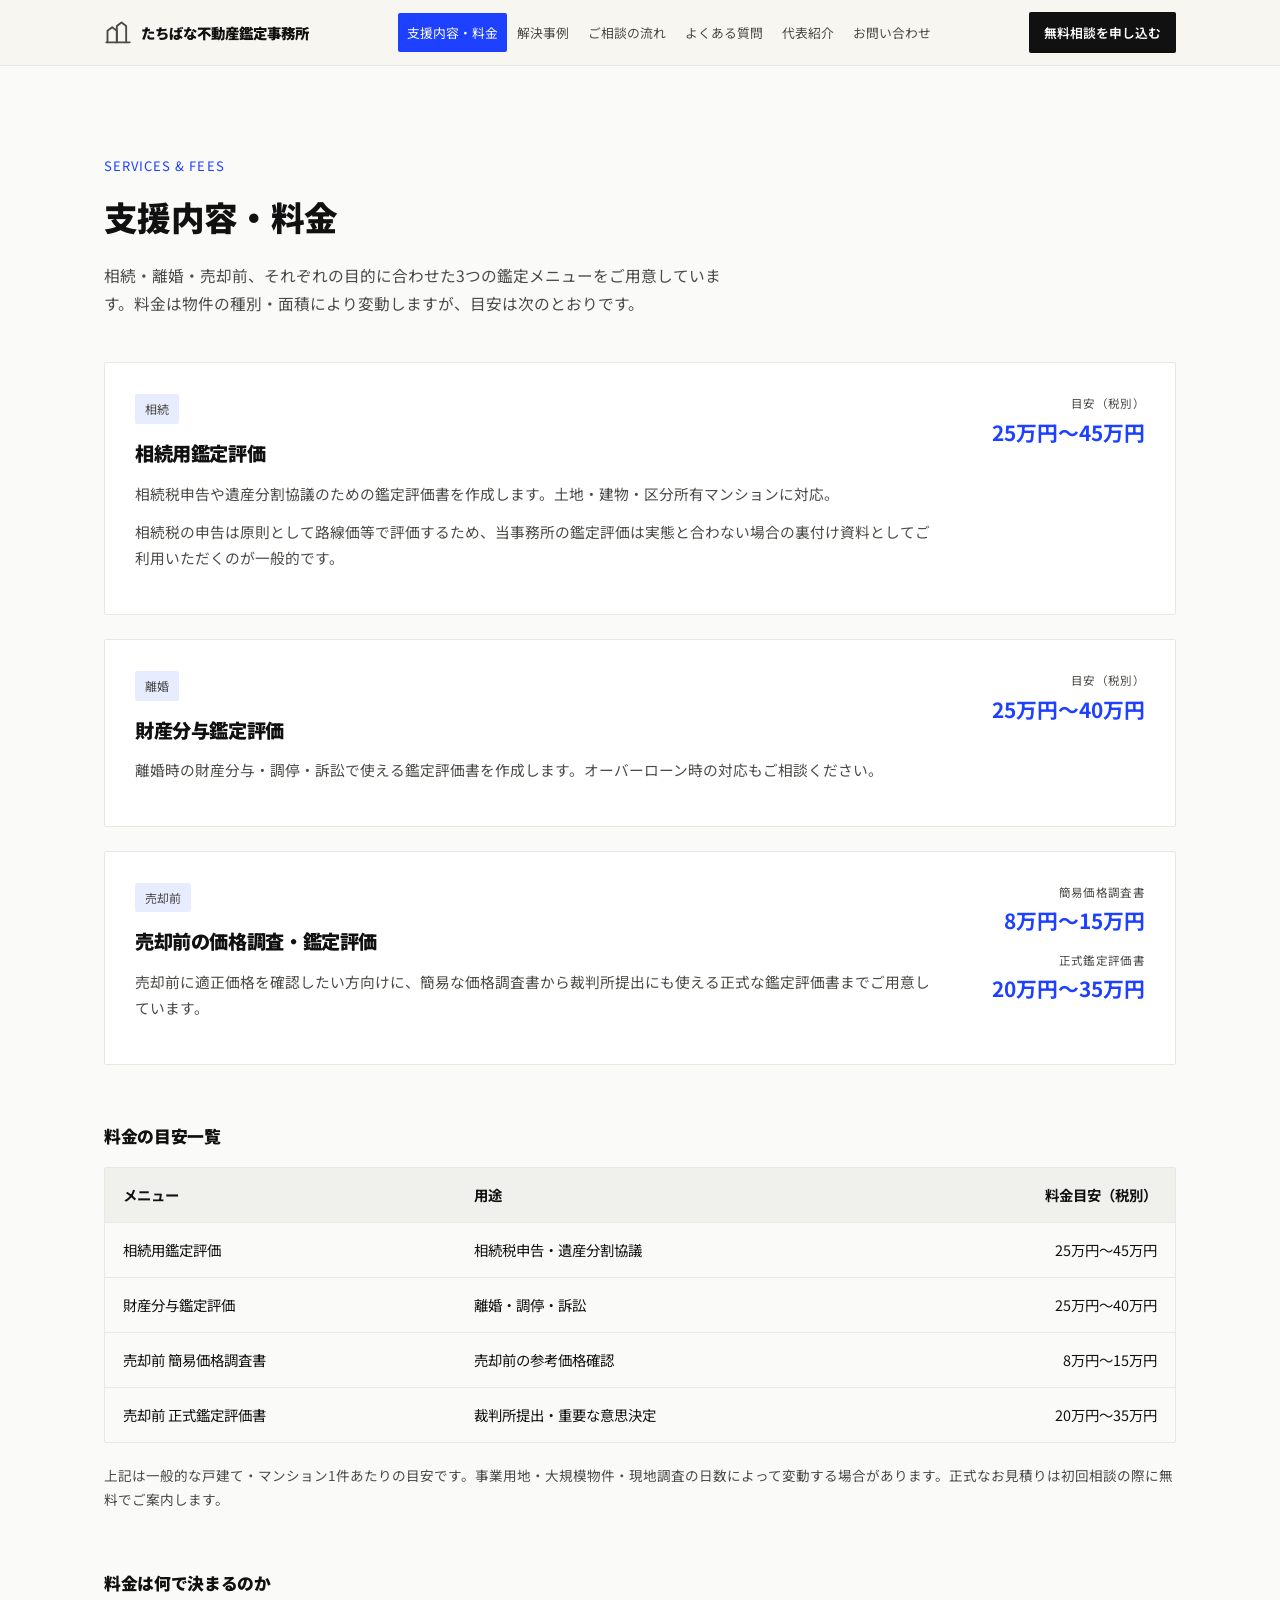
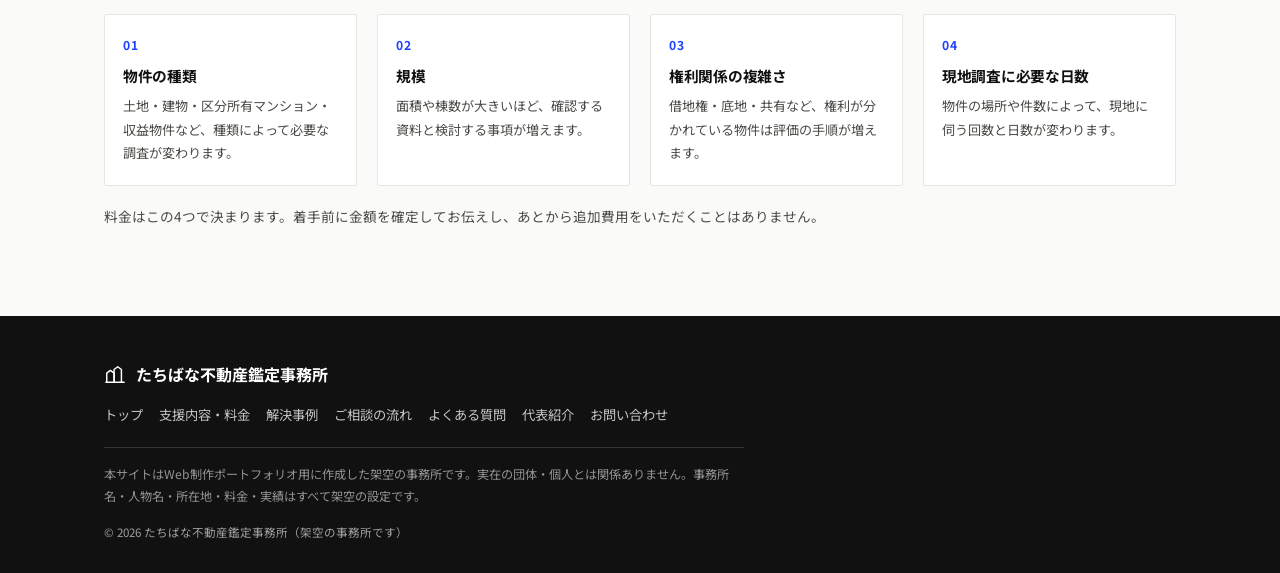
<file: services.html>
<!doctype html>
<html lang="ja">
<head>
<meta charset="utf-8">
<script>(function(e){e.classList.add("js");setTimeout(function(){if(!e.classList.contains("navjs"))e.classList.add("nojsnav");},2000);})(document.documentElement);</script>
<meta name="viewport" content="width=device-width, initial-scale=1">
<title>支援内容・料金｜たちばな不動産鑑定事務所</title>
<meta name="description" content="相続・離婚・売却前、それぞれの目的に合わせた3つの鑑定メニューをご用意しています。料金は物件の種別・面積により変動しますが、目安を掲載しています。">
<link rel="icon" type="image/svg+xml" href="favicon.svg">
<meta property="og:type" content="website">
<meta property="og:site_name" content="たちばな不動産鑑定事務所">
<meta property="og:title" content="支援内容・料金｜たちばな不動産鑑定事務所">
<meta property="og:description" content="相続・離婚・売却前、それぞれの目的に合わせた3つの鑑定メニューをご用意しています。料金は物件の種別・面積により変動しますが、目安を掲載しています。">
<meta property="og:url" content="https://tomatoman1583-collab.github.io/tachibana-kantei-demo/services.html">
<meta property="og:image" content="https://tomatoman1583-collab.github.io/tachibana-kantei-demo/assets/hero-tachibana.jpg">
<meta property="og:locale" content="ja_JP">
<meta name="twitter:card" content="summary_large_image">
<link rel="stylesheet" href="https://fonts.googleapis.com/css2?family=Noto+Sans+JP:wght@400;500;700;900&display=swap">
<link rel="stylesheet" href="css/style.css">
</head>
<body>
<div class="site">
<a href="#main" class="skip-link">本文へスキップ</a>
<svg style="display:none" aria-hidden="true">
  <symbol id="icon-mark" viewBox="0 0 24 24" fill="none" stroke="currentColor" stroke-width="1.6" stroke-linecap="round" stroke-linejoin="round">
    <path d="M3 20V10l4-3 4 3v10"/>
    <path d="M11 20V6l4-3 4 3v14"/>
    <path d="M2 20h20"/>
  </symbol>
  <symbol id="icon-inherit" viewBox="0 0 24 24" fill="none" stroke="currentColor" stroke-width="1.6" stroke-linecap="round" stroke-linejoin="round">
    <path d="M4 11 12 4l8 7"/>
    <path d="M6 10.5V20h12v-9.5"/>
    <path d="M12 8v12" stroke-dasharray="2 2.2"/>
  </symbol>
  <symbol id="icon-divorce" viewBox="0 0 24 24" fill="none" stroke="currentColor" stroke-width="1.6" stroke-linecap="round" stroke-linejoin="round">
    <circle cx="7.5" cy="12" r="4.6"/>
    <circle cx="16.5" cy="12" r="4.6"/>
  </symbol>
  <symbol id="icon-sale" viewBox="0 0 24 24" fill="none" stroke="currentColor" stroke-width="1.6" stroke-linecap="round" stroke-linejoin="round">
    <path d="M11 4H6a2 2 0 0 0-2 2v5l9 9a2 2 0 0 0 2.8 0l5.2-5.2a2 2 0 0 0 0-2.8l-9-9Z"/>
    <circle cx="8.4" cy="8.4" r="1.1" fill="currentColor" stroke="none"/>
  </symbol>
  <symbol id="icon-court" viewBox="0 0 24 24" fill="none" stroke="currentColor" stroke-width="1.6" stroke-linecap="round" stroke-linejoin="round">
    <rect x="4" y="3" width="13" height="17" rx="1.4"/>
    <path d="M7 8h7M7 12h7M7 16h4"/>
    <circle cx="18" cy="18" r="5"/>
    <path d="M15.8 18l1.5 1.5 2.9-3.1"/>
  </symbol>
  <symbol id="icon-free" viewBox="0 0 24 24" fill="none" stroke="currentColor" stroke-width="1.6" stroke-linecap="round" stroke-linejoin="round">
    <path d="M4 5h16a1 1 0 0 1 1 1v9a1 1 0 0 1-1 1H9l-4 4v-4H4a1 1 0 0 1-1-1V6a1 1 0 0 1 1-1Z"/>
    <path d="M7 9h10M7 12.5h6"/>
  </symbol>
  <symbol id="icon-fee" viewBox="0 0 24 24" fill="none" stroke="currentColor" stroke-width="1.6" stroke-linecap="round" stroke-linejoin="round">
    <circle cx="12" cy="12" r="8.4"/>
    <path d="M9 7.5l3 4.3 3-4.3M12 11.8v5.2M9.3 13.7h5.4M9.3 15.7h5.4"/>
  </symbol>
  <symbol id="icon-speed" viewBox="0 0 24 24" fill="none" stroke="currentColor" stroke-width="1.6" stroke-linecap="round" stroke-linejoin="round">
    <circle cx="12" cy="12" r="8.4"/>
    <path d="M12 7.4V12l3.1 2"/>
  </symbol>
  <symbol id="icon-mail" viewBox="0 0 24 24" fill="none" stroke="currentColor" stroke-width="1.6" stroke-linecap="round" stroke-linejoin="round">
    <rect x="3" y="5" width="18" height="14" rx="1.4"/>
    <path d="M3.5 6.5 12 13l8.5-6.5"/>
  </symbol>
  <symbol id="icon-hearing" viewBox="0 0 24 24" fill="none" stroke="currentColor" stroke-width="1.6" stroke-linecap="round" stroke-linejoin="round">
    <path d="M4 5h16a1 1 0 0 1 1 1v9a1 1 0 0 1-1 1H9l-4 4v-4H4a1 1 0 0 1-1-1V6a1 1 0 0 1 1-1Z"/>
    <circle cx="9" cy="11" r=".9" fill="currentColor" stroke="none"/>
    <circle cx="12.5" cy="11" r=".9" fill="currentColor" stroke="none"/>
    <circle cx="16" cy="11" r=".9" fill="currentColor" stroke="none"/>
  </symbol>
  <symbol id="icon-pin" viewBox="0 0 24 24" fill="none" stroke="currentColor" stroke-width="1.6" stroke-linecap="round" stroke-linejoin="round">
    <path d="M12 21s7-6.5 7-12a7 7 0 1 0-14 0c0 5.5 7 12 7 12Z"/>
    <circle cx="12" cy="9" r="2.4"/>
  </symbol>
  <symbol id="icon-report" viewBox="0 0 24 24" fill="none" stroke="currentColor" stroke-width="1.6" stroke-linecap="round" stroke-linejoin="round">
    <rect x="4" y="3" width="12" height="17" rx="1.4"/>
    <path d="M7 8h6M7 12h6M7 16h4"/>
    <path d="M14.8 15.2l4.3-4.3 2 2-4.3 4.3-2.3.5.3-2.5Z"/>
  </symbol>
  <symbol id="icon-delivery" viewBox="0 0 24 24" fill="none" stroke="currentColor" stroke-width="1.6" stroke-linecap="round" stroke-linejoin="round">
    <path d="M3 8l9-4.5L21 8v8l-9 4.5L3 16Z"/>
    <path d="M3 8l9 4.5L21 8M12 12.5V21"/>
  </symbol>
  <symbol id="icon-person" viewBox="0 0 24 24" fill="none" stroke="currentColor" stroke-width="1.6" stroke-linecap="round" stroke-linejoin="round">
    <circle cx="12" cy="8" r="4"/>
    <path d="M4.5 20c0-4.5 3.5-7 7.5-7s7.5 2.5 7.5 7"/>
  </symbol>
  <symbol id="icon-phone" viewBox="0 0 24 24" fill="none" stroke="currentColor" stroke-width="1.6" stroke-linecap="round" stroke-linejoin="round">
    <path d="M6 3h3l2 5-2.3 1.8a12 12 0 0 0 5.5 5.5L16 13l5 2v3a2 2 0 0 1-2.2 2A16 16 0 0 1 4 6.2 2 2 0 0 1 6 3Z"/>
  </symbol>
  <symbol id="icon-check" viewBox="0 0 24 24" fill="none" stroke="currentColor" stroke-width="1.8" stroke-linecap="round" stroke-linejoin="round">
    <path d="M4 12.5l5 5L20 6"/>
  </symbol>
  <symbol id="icon-arrow" viewBox="0 0 24 24" fill="none" stroke="currentColor" stroke-width="1.8" stroke-linecap="round" stroke-linejoin="round">
    <path d="M5 12h13M13 6l6 6-6 6"/>
  </symbol>
  <symbol id="icon-office" viewBox="0 0 24 24" fill="none" stroke="currentColor" stroke-width="1.6" stroke-linecap="round" stroke-linejoin="round">
    <path d="M4 20.5V5.4A1.4 1.4 0 0 1 5.4 4h7.2A1.4 1.4 0 0 1 14 5.4v15.1"/>
    <path d="M14 10.5h4.6A1.4 1.4 0 0 1 20 11.9v8.6"/>
    <path d="M2.5 20.5h19"/>
    <path d="M7 8h4M7 12h4M7 16h4M16.6 14h1M16.6 17h1"/>
  </symbol>
  <symbol id="icon-scale" viewBox="0 0 24 24" fill="none" stroke="currentColor" stroke-width="1.6" stroke-linecap="round" stroke-linejoin="round">
    <path d="M12 6.2V20"/>
    <path d="M8.4 20h7.2"/>
    <path d="M5 8.2h14"/>
    <circle cx="12" cy="4.6" r="1.4"/>
    <path d="M5 8.2 2.6 13.6h4.8L5 8.2Z"/>
    <path d="M19 8.2l-2.4 5.4h4.8L19 8.2Z"/>
  </symbol>
  <symbol id="icon-plus" viewBox="0 0 24 24" fill="none" stroke="currentColor" stroke-width="2" stroke-linecap="round">
    <path d="M12 5v14M5 12h14"/>
  </symbol>
  <symbol id="icon-info" viewBox="0 0 24 24" fill="none" stroke="currentColor" stroke-width="1.6" stroke-linecap="round" stroke-linejoin="round">
    <circle cx="12" cy="12" r="8.6"/>
    <path d="M12 11.2v5"/>
    <path d="M12 7.9v.2"/>
  </symbol>
  <symbol id="icon-menu" viewBox="0 0 24 24" fill="none" stroke="currentColor" stroke-width="1.8" stroke-linecap="round">
    <path d="M4 7h16M4 12h16M4 17h16"/>
  </symbol>
  <symbol id="icon-close" viewBox="0 0 24 24" fill="none" stroke="currentColor" stroke-width="1.8" stroke-linecap="round">
    <path d="M6 6l12 12M18 6 6 18"/>
  </symbol>
</svg>

<header class="site-header">
    <div class="container header-inner">
      <a href="index.html" class="brand" aria-label="トップへ">
        <svg class="brand-mark" aria-hidden="true"><use href="#icon-mark"></use></svg>
        <span class="brand-name"><span>たちばな</span><span>不動産鑑定事務所</span></span>
      </a>
      <button type="button" class="nav-toggle" id="navToggle" aria-controls="mainNav" aria-expanded="false" aria-label="メニュー">
        <svg class="nav-toggle-icon nav-toggle-open" aria-hidden="true"><use href="#icon-menu"></use></svg>
        <svg class="nav-toggle-icon nav-toggle-close" aria-hidden="true"><use href="#icon-close"></use></svg>
      </button>
      <nav class="main-nav" id="mainNav" aria-label="サイト内ナビゲーション">
        <a href="services.html" class="nav-link is-current" aria-current="page">支援内容・料金</a>
        <a href="cases.html" class="nav-link">解決事例</a>
        <a href="flow.html" class="nav-link">ご相談の流れ</a>
        <a href="faq.html" class="nav-link">よくある質問</a>
        <a href="about.html" class="nav-link">代表紹介</a>
        <a href="contact.html" class="nav-link">お問い合わせ</a>
      </nav>
      <a href="contact.html" class="nav-cta">無料相談<span class="nav-cta-tail">を申し込む</span></a>
    </div>
  </header>

  <main id="main">

<section id="page-services" class="page active" data-page="services">
      <div class="section container">
        <div class="section-head">
          <span class="section-label">Services &amp; Fees</span>
          <h1 class="section-title">支援内容・料金</h1>
          <p class="section-sub">相続・離婚・売却前、それぞれの目的に合わせた3つの鑑定メニューをご用意しています。料金は物件の種別・面積により変動しますが、目安は次のとおりです。</p>
        </div>

        <div class="service-grid">
          <div class="service-card">
            <div>
              <span class="service-tag">相続</span>
              <h2>相続用鑑定評価</h2>
              <p>相続税申告や遺産分割協議のための鑑定評価書を作成します。土地・建物・区分所有マンションに対応。</p>
              <p>相続税の申告は原則として路線価等で評価するため、当事務所の鑑定評価は実態と合わない場合の裏付け資料としてご利用いただくのが一般的です。</p>
            </div>
            <div class="service-price">
              <span class="price-label">目安（税別）</span>
              <span class="price-value">25万円〜45万円</span>
            </div>
          </div>
          <div class="service-card">
            <div>
              <span class="service-tag">離婚</span>
              <h2>財産分与鑑定評価</h2>
              <p>離婚時の財産分与・調停・訴訟で使える鑑定評価書を作成します。オーバーローン時の対応もご相談ください。</p>
            </div>
            <div class="service-price">
              <span class="price-label">目安（税別）</span>
              <span class="price-value">25万円〜40万円</span>
            </div>
          </div>
          <div class="service-card">
            <div>
              <span class="service-tag">売却前</span>
              <h2>売却前の価格調査・鑑定評価</h2>
              <p>売却前に適正価格を確認したい方向けに、簡易な価格調査書から裁判所提出にも使える正式な鑑定評価書までご用意しています。</p>
            </div>
            <div class="service-price">
              <div class="price-line">
                <span class="price-label">簡易価格調査書</span>
                <span class="price-value">8万円〜15万円</span>
              </div>
              <div class="price-line">
                <span class="price-label">正式鑑定評価書</span>
                <span class="price-value">20万円〜35万円</span>
              </div>
            </div>
          </div>
        </div>

        <h2 style="color:var(--navy-deep);font-size:1.05rem;margin-bottom:16px;">料金の目安一覧</h2>
        <div class="table-scroll">
          <table class="fee-table">
            <thead>
              <tr><th>メニュー</th><th>用途</th><th>料金目安（税別）</th></tr>
            </thead>
            <tbody>
              <tr><td>相続用鑑定評価</td><td>相続税申告・遺産分割協議</td><td>25万円〜45万円</td></tr>
              <tr><td>財産分与鑑定評価</td><td>離婚・調停・訴訟</td><td>25万円〜40万円</td></tr>
              <tr><td>売却前 簡易価格調査書</td><td>売却前の参考価格確認</td><td>8万円〜15万円</td></tr>
              <tr><td>売却前 正式鑑定評価書</td><td>裁判所提出・重要な意思決定</td><td>20万円〜35万円</td></tr>
            </tbody>
          </table>
        </div>
        <p class="fee-note">上記は一般的な戸建て・マンション1件あたりの目安です。事業用地・大規模物件・現地調査の日数によって変動する場合があります。正式なお見積りは初回相談の際に無料でご案内します。</p>

        <div class="sub-block">
          <h2>料金は何で決まるのか</h2>
          <div class="basis-grid">
            <div class="basis-item">
              <span class="basis-num">01</span>
              <h3>物件の種類</h3>
              <p>土地・建物・区分所有マンション・収益物件など、種類によって必要な調査が変わります。</p>
            </div>
            <div class="basis-item">
              <span class="basis-num">02</span>
              <h3>規模</h3>
              <p>面積や棟数が大きいほど、確認する資料と検討する事項が増えます。</p>
            </div>
            <div class="basis-item">
              <span class="basis-num">03</span>
              <h3>権利関係の複雑さ</h3>
              <p>借地権・底地・共有など、権利が分かれている物件は評価の手順が増えます。</p>
            </div>
            <div class="basis-item">
              <span class="basis-num">04</span>
              <h3>現地調査に必要な日数</h3>
              <p>物件の場所や件数によって、現地に伺う回数と日数が変わります。</p>
            </div>
          </div>
          <p class="fee-note" style="margin-top:18px;">料金はこの4つで決まります。着手前に金額を確定してお伝えし、あとから追加費用をいただくことはありません。</p>
        </div>
      </div>
    </section>

  </main>

<footer class="site-footer">
    <div class="container footer-inner">
      <div class="footer-brand">
        <svg aria-hidden="true"><use href="#icon-mark"></use></svg>
        たちばな不動産鑑定事務所
      </div>
      <nav class="footer-nav" aria-label="フッターナビゲーション">
        <a href="index.html">トップ</a>
        <a href="services.html">支援内容・料金</a>
        <a href="cases.html">解決事例</a>
        <a href="flow.html">ご相談の流れ</a>
        <a href="faq.html">よくある質問</a>
        <a href="about.html">代表紹介</a>
        <a href="contact.html">お問い合わせ</a>
      </nav>
      <p class="footer-disclaimer">本サイトはWeb制作ポートフォリオ用に作成した架空の事務所です。実在の団体・個人とは関係ありません。事務所名・人物名・所在地・料金・実績はすべて架空の設定です。</p>
      <p class="footer-copy">© 2026 たちばな不動産鑑定事務所（架空の事務所です）</p>
    </div>
  </footer>
</div>
<script src="js/main.js" onerror="document.documentElement.classList.add('nojsnav')"></script>
</body>
</html>
</file>
<file: css/style.css>
:root{
    color-scheme:light;
    --navy-deep:#111111;
    --navy:#4A4A46;
    --navy-mid:#767672;
    --navy-soft:#9A9A94;
    --paper:#FAFAF8;
    --paper-alt:#F0F0EC;
    --ink:#111111;
    --muted:#4A4A46;
    --line:#E7E7E3;
    /* ラベル・数字・リンク・focus-ring専用（暗背景では使わずvar(--white)に個別差し替え。装飾アイコンはvar(--navy)のグレーへ個別差し替え） */
    --gold:#1E40FF;
    --gold-deep:#1E40FF;
    --gold-soft:#E8ECFF;
    --white:#FFFFFF;
    --shadow:none;
    --radius-sm:2px;
    --radius-md:2px;
    --radius-lg:2px;
    --font-display:'Noto Sans JP','Hiragino Kaku Gothic ProN',sans-serif;
    --font-body:'Noto Sans JP','Hiragino Kaku Gothic ProN',sans-serif;
    --font-old:'MS PGothic','ヒラギノ角ゴ Pro W3',Meiryo,sans-serif;
    --old-navy:#123A52;
    --old-navy2:#1F5C74;
    --old-bg2:#F5F5F0;
    --old-link:#0000EE;
    --old-red:#CC0000;
    --old-yellow:#FFF3A0;
    --old-border:#999999;
    --old-text:#222222;
  }

  *{box-sizing:border-box;}
  html,body{margin:0;padding:0;overflow-x:hidden;}
  body{
    background:var(--paper);
    color:var(--ink);
    font-family:var(--font-body);
    line-height:1.8;
    -webkit-font-smoothing:antialiased;
    text-rendering:optimizeLegibility;
  }
  a{color:inherit;text-decoration:none;}
  img,svg{display:block;max-width:100%;}
  button{font:inherit;cursor:pointer;background:none;border:none;color:inherit;}
  input,select,textarea{font:inherit;}
  ul{margin:0;}
  table{font-variant-numeric:tabular-nums;}
  :focus-visible{outline:2px solid var(--gold);outline-offset:3px;}
  h1,h2,h3{font-family:var(--font-display);font-weight:900;letter-spacing:-.02em;text-wrap:balance;margin:0;}
  p{margin:0;}
  @media (prefers-reduced-motion:reduce){
    *{animation:none!important;transition:none!important;}
  }

  .container{width:100%;max-width:1120px;margin-inline:auto;padding-inline:24px;}
  @media (max-width:640px){.container{padding-inline:20px;}}

  .section{padding-block:88px;}
  @media (max-width:640px){.section{padding-block:56px;}}
  .section-label{display:block;color:var(--gold);font-size:.8125rem;letter-spacing:.08em;text-transform:uppercase;margin-bottom:10px;}
  .section-title{font-size:clamp(1.5rem,1rem + 1.6vw,2.1rem);color:var(--navy-deep);}
  .section-head{max-width:640px;margin-bottom:44px;}
  .section-sub{margin-top:14px;color:var(--muted);font-size:.98rem;}

  /* skip link */
  .skip-link{position:absolute;top:-48px;left:8px;z-index:50;background:var(--navy-deep);color:var(--white);padding:10px 16px;border-radius:var(--radius-sm);font-size:.85rem;font-weight:700;transition:top .15s;}
  .skip-link:focus-visible{top:8px;}

  /* header */
  .site-header{position:sticky;top:0;z-index:40;background:rgba(247,246,241,.94);backdrop-filter:blur(6px);border-bottom:1px solid var(--line);}
  .header-inner{display:flex;align-items:center;justify-content:space-between;gap:14px;padding-block:12px;flex-wrap:wrap;}
  .brand{display:flex;align-items:center;gap:9px;flex-shrink:0;}
  .brand-mark{width:28px;height:28px;color:var(--navy);flex-shrink:0;}
  .brand-name{font-family:var(--font-display);font-size:.9rem;font-weight:900;color:var(--navy-deep);letter-spacing:0;white-space:nowrap;}
  .main-nav{display:flex;align-items:center;gap:1px;flex-wrap:wrap;}
  .nav-link{padding:8px 9px;border-radius:2px;font-size:.8rem;color:var(--navy);white-space:nowrap;transition:background .2s,color .2s;}
  .nav-link:hover{background:var(--paper-alt);}
  .nav-link.is-current{background:var(--gold);color:var(--white);}
  .nav-cta{padding:9px 15px;border-radius:2px;background:var(--navy-deep);color:var(--white);font-size:.8rem;font-weight:600;white-space:nowrap;transition:background .2s;}
  .nav-cta:hover{background:var(--gold);}
  /* ハンバーガーボタン。980px以上は display:none のままなので、見た目もタブ順も従来どおり。
     開閉アイコンの出し分けは aria-expanded を直接見るので、JS側は属性を1回書き換えるだけで済む */
  .nav-toggle{display:none;width:44px;height:44px;align-items:center;justify-content:center;border-radius:2px;color:var(--navy-deep);flex-shrink:0;transition:background .2s;}
  .nav-toggle:hover{background:var(--paper-alt);}
  .nav-toggle-icon{width:22px;height:22px;}
  .nav-toggle[aria-expanded="false"] .nav-toggle-close,
  .nav-toggle[aria-expanded="true"] .nav-toggle-open{display:none;}
  /* brand + CTA を1行目、navを2行目へ。デスクトップ1行に収まる979px以下すべてに適用する
     （640px以下だけに当てると641〜979pxで3段に折り返し、モバイルより背が高くなる）
     979px以下では nav を開閉式にする。ヘッダーは position:sticky なので、ドロップダウンを
     絶対配置にすると本文へ重なる。ヘッダー内のフローに2段目として展開し、本文は押し下げる。
     開閉に関わる宣言はすべて .js:not(.nojsnav) を前置する。
     .js は head 内インラインで即座に付くので、ナビは初回ペイントから隠れている。
     外部 main.js の到達を待つ .navjs を条件にすると、届くまでの間だけナビ6本とボタンが
     同時に描画され、到達時に本文が跳ねる（実測: 142.57px → 64.8px の77.8pxジャンプ）。
     .nojsnav は main.js が404・拡張機能によるブロック・実行時エラーで動かず .navjs を
     名乗らなかったときだけ付く保険で、付ける経路は2つある。①script タグの onerror
     ②同じインラインが仕掛ける2秒タイマー（onerror では拾えない、200で返るが実行できない
     全ケース＝実行時例外・構文エラー・拡張機能によるブロック用）。
     ①は「404レスポンスが返るまでの1往復」なので固定値ではなく回線で変わる。ローカル実測
     3〜10ms に対し、Slow 3G相当では約2.5秒に伸び、その場合は②のタイマー（.js 付与から
     2秒）のほうが先に復旧する。つまり①が常に最速なのではなく、速い回線で①・遅い回線で②が
     効く二段構えになっている。付いた時点でこの節の開閉ルールが丸ごとマッチしなくなり、
     素の .main-nav / .nav-link と .nav-toggle{display:none} がそのまま効く＝JS無効時と
     同じ折り返し表示へ戻るので、6本のリンクが到達不能になることがない（打ち消しルールを
     足さない書き方なので、戻し漏れが原理的に起きない）。ボタンも一緒に消えるため、
     押しても何も起きないボタンは残らない。JS無効時は .js 自体が付かないので従来どおり。

     ここで払っている代償も書いておく（片方だけ書かないための明記）。
     ・main.js の到達が2秒を超える回線では、タイマーが先に発火して折り返し表示になり、
       そのあと main.js が届いてハンバーガーへ戻る＝約65→約136→約65px の2段ジャンプに
       なる（px はフォント実測依存で環境により小数がずれる）。しきい値は .js 付与＋2秒
       なので実測でおよそ2.0秒、Slow 3G相当（RTT2000ms・50KB/s）では実際に誤発火する
       （Fast 3G相当では誤発火なし）。2秒を短くすると誤発火が増えるだけなので、この値は
       据え置いている。つまりちらつきは「消えた」のではなく「2秒より遅い回線に移した」が正確
     ・200で返るが実行できないケース（実行時例外・構文エラー・拡張機能ブロック）は onerror が
       発火しないため、タイマーが回る2秒間は「☰は出るが押しても何も起きない」状態が残る。
       404もローカルでは onerror が数ms で塞ぐが、遅い回線ではこの窓が秒単位まで伸びる
     ・onerror 属性はこのサイトで唯一のインラインイベントハンドラ。現状 CSP を送っていない
       ので実害はないが、将来 CSP を入れる場合はハンドラ属性に unsafe-hashes が要る */
  /* 上限を 979.98px にしているのは、ディスプレイ拡大率が125%等のとき CSS ピクセル幅が
     979.2 のような小数になり、max-width:979px と min-width:980px のどちらにも当たらない
     0.98px の隙間ができるため（実測: dpr1.25・innerWidth 979 で両方 false）。
     整数幅での挙動は 979px 指定のときと変わらない */
  @media (max-width:979.98px){
    /* CTAとボタンを右端に寄せる。space-between のままだと、ボタンが2段目へ折り返す狭い画面
       （実測: 430px以下）で2段目の左端に取り残される。brand の margin-right:auto で
       1段に収まる幅では [brand] …… [CTA][ボタン]、折り返す幅では CTA の右端とボタンの右端が揃う */
    .header-inner{gap:8px 10px;padding-block:10px;justify-content:flex-end;}
    .brand{order:1;margin-right:auto;}
    .nav-cta{order:2;}
    .js:not(.nojsnav) .nav-toggle{order:3;display:flex;}
    .main-nav{order:4;width:100%;gap:2px 3px;}
    .js:not(.nojsnav) .main-nav{display:none;flex-direction:column;align-items:stretch;gap:0;padding-bottom:4px;}
    .js:not(.nojsnav) .main-nav.is-open{display:flex;}
    /* タップ領域を44px以上に。640px以下の .nav-link{padding:6px 7px;font-size:.76rem} より
       詳細度が高いので、狭い画面でも縮まない */
    .js:not(.nojsnav) .main-nav .nav-link{min-height:44px;display:flex;align-items:center;padding:8px 10px;font-size:.85rem;border-bottom:1px solid var(--line);}
    .js:not(.nojsnav) .main-nav .nav-link:last-child{border-bottom:none;}
  }
  @media (max-width:640px){
    .brand-mark{width:24px;height:24px;}
    .brand-name{font-size:.82rem;}
    .nav-link{padding:6px 7px;font-size:.76rem;}
    .nav-cta{padding:8px 11px;font-size:.75rem;}
  }
  /* 430px以下では [ロゴ+屋号][無料相談を申し込む][☰] が1行に入らず、☰だけが2段目へ落ちる。
     実測: 必要幅 = 屋号190.4 + CTA130 + ☰44 + 列gap10×2 = 384.4px に対し、
     375px端末の利用可能幅は 375 − .container の左右padding40 = 335.2px しかない
     （1段に収まるのは viewport 424.5px 以上＝430pxだけ）。
     文字サイズと44pxのタップ領域はそのままに、次の2点だけで幅を詰めて320pxまで1段に保つ。
     ① CTAの「を申し込む」を視覚的にのみ隠し、表示上は「無料相談」にする（130→70px）
     ② 屋号を「たちばな」「不動産鑑定事務所」の2ブロックに分け、入らない幅では2行に折り返す
     ②で inline-block の2ブロックに分けるのは、和文は任意の位置で改行できるため、
     素のまま折り返すと「たちばな不動産鑑定事務／所」のように1文字だけ取り残されるから。
     2行になっても 2行 × line-height1.25 × 13.12px = 32.8px で☰の44pxを超えないので、
     ヘッダーの高さは☰が決めたまま（約64.8px）変わらない。
     上限を 430.98px にしているのは、拡大率125%等で CSS ピクセル幅が 430.4 のような小数に
     なる端末を取りこぼさないため。430.4px を旧レイアウトのまま通すと余裕が約6pxしか残らず、
     フォントがフォールバックした場合に再び2段へ落ちる。整数幅での挙動は 430px 指定と同じ */
  @media (max-width:430.98px){
    .header-inner{column-gap:8px;}
    /* flex-wrap:wrap の行分割は「縮める前に折り返す」ため、flex-shrink を許すだけでは
       ☰が2段目へ落ちるのを止められない（実測: 320pxで brand は190.45pxのまま2段になった）。
       flex-basis:0 にして brand の仮の幅を0にし、行分割の判定から屋号の実寸を外す。
       実際の幅は flex-grow が残り幅を配って決め、max-content で上限を屋号の実寸に留める
       （＝広い幅ではリンクの当たり判定が伸びず、余りは margin-right:auto が吸って
       CTAと☰が右端に揃う従来どおりの見え方になる） */
    .brand{flex:1 1 0;min-width:0;max-width:max-content;}
    .brand-name{white-space:normal;line-height:1.25;}
    .brand-name>span{display:inline-block;}
    /* 「を申し込む」は視覚的に隠すだけで、リンクのアクセシブル名は「無料相談を申し込む」のまま。
       見えているラベル「無料相談」がアクセシブル名に含まれる形なので WCAG 2.5.3 を満たす */
    .nav-cta-tail{position:absolute;width:1px;height:1px;margin:-1px;padding:0;border:0;overflow:hidden;clip-path:inset(50%);white-space:nowrap;}
  }

  /* buttons */
  .btn{display:inline-flex;align-items:center;gap:8px;padding:14px 28px;border-radius:2px;font-size:.95rem;font-weight:700;transition:transform .15s,box-shadow .15s,background .2s;}
  .btn svg{width:16px;height:16px;}
  .btn-primary{background:var(--navy-deep);color:var(--white);box-shadow:var(--shadow);}
  .btn-primary:hover{background:var(--gold);transform:translateY(-1px);}
  .btn-ghost{border:1px solid var(--navy-mid);color:var(--navy-deep);}
  .btn-ghost:hover{background:var(--paper-alt);}

  /* pages */
  .page{display:none;}
  .page.active{display:block;}

  /* hero */
  .hero{padding-block:64px 24px;}
  .hero-grid{display:grid;grid-template-columns:1.1fr .9fr;gap:56px;align-items:center;}
  @media (max-width:900px){.hero-grid{grid-template-columns:1fr;gap:40px;}}
  .eyebrow{display:inline-flex;align-items:center;gap:10px;font-size:.8125rem;letter-spacing:.08em;color:var(--gold);text-transform:uppercase;margin-bottom:18px;}
  .eyebrow::before{content:'';width:26px;height:1px;background:var(--gold);}
  .hero h1{font-size:clamp(1.85rem,1.1rem + 2.6vw,2.9rem);line-height:1.45;color:var(--navy-deep);margin-bottom:22px;}
  .hero-lead{font-size:1.05rem;color:var(--muted);max-width:44ch;margin-bottom:32px;}
  .hero-actions{display:flex;gap:14px;flex-wrap:wrap;}

  /* worries */
  .worries{background:var(--white);border-block:1px solid var(--line);}
  .worry-grid{display:grid;grid-template-columns:repeat(3,1fr);gap:26px;}
  @media (max-width:860px){.worry-grid{grid-template-columns:1fr;}}
  .worry-card{background:var(--paper);border:1px solid var(--line);border-radius:var(--radius-md);padding:30px 26px;display:flex;flex-direction:column;gap:16px;transition:box-shadow .2s,transform .2s;}
  .worry-card:hover{box-shadow:var(--shadow);transform:translateY(-3px);}
  .worry-icon{width:42px;height:42px;color:var(--navy);background:var(--gold-soft);border-radius:2px;padding:9px;}
  .worry-card h3{font-size:1.1rem;color:var(--navy-deep);}
  .worry-card p{color:var(--muted);font-size:.92rem;flex:1;}
  .worry-link{font-size:.85rem;color:var(--gold);font-weight:700;display:inline-flex;align-items:center;gap:5px;}
  .worry-link svg{width:14px;height:14px;}

  /* reasons */
  .reason-grid{display:grid;grid-template-columns:repeat(4,1fr);gap:26px;}
  @media (max-width:900px){.reason-grid{grid-template-columns:repeat(2,1fr);}}
  @media (max-width:520px){.reason-grid{grid-template-columns:1fr;}}
  .reason-item{display:flex;gap:14px;align-items:flex-start;}
  .reason-icon{width:34px;height:34px;color:var(--navy);flex-shrink:0;}
  .reason-item h3{font-size:.95rem;color:var(--navy-deep);margin-bottom:4px;font-family:var(--font-body);font-weight:700;}
  .reason-item p{font-size:.83rem;color:var(--muted);}

  /* services page */
  .service-grid{display:grid;gap:24px;margin-bottom:56px;}
  .service-card{display:grid;grid-template-columns:1fr auto;gap:24px;align-items:start;background:var(--white);border:1px solid var(--line);border-radius:var(--radius-md);padding:30px;}
  @media (max-width:700px){.service-card{grid-template-columns:1fr;}}
  .service-card h2{color:var(--navy-deep);font-size:1.2rem;margin-bottom:10px;}
  .service-card p{color:var(--muted);font-size:.92rem;margin-bottom:12px;}
  .service-tag{display:inline-block;font-size:.75rem;color:var(--navy);background:var(--gold-soft);padding:4px 10px;border-radius:2px;margin-bottom:12px;}
  .service-price{text-align:right;min-width:180px;}
  @media (max-width:700px){.service-price{text-align:left;border-top:1px solid var(--line);padding-top:16px;}}
  .price-line{margin-bottom:10px;}
  .price-line:last-child{margin-bottom:0;}
  .price-label{display:block;font-size:.72rem;color:var(--muted);letter-spacing:.03em;}
  .price-value{display:block;font-family:var(--font-display);font-size:1.3rem;font-weight:700;color:var(--gold-deep);font-variant-numeric:tabular-nums;}
  .table-scroll{overflow-x:auto;border:1px solid var(--line);border-radius:var(--radius-md);margin-bottom:20px;}
  table.fee-table{width:100%;border-collapse:collapse;min-width:520px;font-size:.9rem;}
  .fee-table th,.fee-table td{padding:14px 18px;text-align:left;border-bottom:1px solid var(--line);}
  .fee-table tr:last-child td{border-bottom:none;}
  .fee-table th{background:var(--paper-alt);color:var(--navy-deep);font-weight:700;}
  .fee-table td:last-child,.fee-table th:last-child{text-align:right;font-variant-numeric:tabular-nums;white-space:nowrap;}
  .fee-note{font-size:.85rem;color:var(--muted);}

  /* flow page */
  .flow-list{display:grid;grid-template-columns:repeat(5,1fr);gap:18px;}
  @media (max-width:920px){.flow-list{grid-template-columns:1fr;gap:0;}}
  .flow-step{background:var(--white);border:1px solid var(--line);border-radius:var(--radius-md);padding:24px 20px;}
  @media (max-width:920px){
    /* 列を明示指定する。auto配置に任せると説明文が左列に落ちて左列が伸び切り、
       STEP番号・見出し・バッジが右端へ押し出される */
    .flow-step{
      display:grid;
      grid-template-columns:auto minmax(0,1fr);
      grid-template-areas:"icon num" "icon title" "icon desc" "icon dur";
      column-gap:14px;row-gap:2px;
      border-radius:0;border-left:none;border-right:none;border-top:none;padding:22px 4px;
    }
    .flow-step:first-child{border-top:1px solid var(--line);}
    .flow-step .flow-num{grid-area:num;}
    .flow-step .flow-icon{grid-area:icon;align-self:start;}
    .flow-step h2{grid-area:title;}
    .flow-step p{grid-area:desc;}
    .flow-step .flow-duration{grid-area:dur;justify-self:start;}
  }
  .flow-num{font-family:var(--font-display);font-size:.78rem;font-weight:700;color:var(--gold);letter-spacing:.1em;}
  .flow-icon{width:30px;height:30px;color:var(--navy);margin-block:10px;}
  @media (max-width:920px){.flow-icon{margin-block:2px 0;}}
  .flow-step h2{font-size:.98rem;color:var(--navy-deep);margin-bottom:6px;}
  .flow-step p{font-size:.83rem;color:var(--muted);}
  .flow-duration{display:inline-block;margin-top:8px;font-size:.74rem;color:var(--navy);background:var(--paper-alt);padding:3px 9px;border-radius:2px;}

  /* about page */
  .about-grid{display:grid;grid-template-columns:280px 1fr;gap:48px;align-items:start;}
  @media (max-width:820px){.about-grid{grid-template-columns:1fr;}}
  .profile-card{background:var(--white);border:1px solid var(--line);border-radius:var(--radius-lg);padding:32px;text-align:center;}
  .profile-figure{width:110px;height:110px;margin-inline:auto;margin-bottom:20px;color:var(--navy);background:var(--paper-alt);border-radius:50%;padding:22px;}
  .profile-name{font-family:var(--font-display);font-size:1.25rem;font-weight:700;color:var(--navy-deep);margin-bottom:4px;}
  .profile-role{font-size:.83rem;color:var(--muted);margin-bottom:18px;}
  .profile-quote{font-size:.88rem;color:var(--navy);border-top:1px solid var(--line);padding-top:16px;margin-top:4px;}
  .about-bio h2{color:var(--navy-deep);font-size:1.1rem;margin-bottom:12px;}
  .about-bio p{color:var(--muted);margin-bottom:24px;}
  .qual-list{display:flex;gap:10px;flex-wrap:wrap;margin-bottom:32px;list-style:none;padding:0;}
  .qual-list li{display:inline-flex;align-items:center;gap:6px;background:var(--gold-soft);color:var(--navy-deep);padding:8px 16px;border-radius:2px;font-size:.85rem;}
  .qual-list svg{width:14px;height:14px;}
  .office-table{width:100%;border-collapse:collapse;}
  .office-table th,.office-table td{text-align:left;padding:14px 0;border-bottom:1px solid var(--line);font-size:.9rem;}
  .office-table th{width:130px;color:var(--muted);font-weight:600;vertical-align:top;}
  @media (max-width:520px){.office-table th,.office-table td{display:block;width:100%;padding:4px 0;} .office-table tr{display:block;padding:12px 0;border-bottom:1px solid var(--line);} .office-table th,.office-table td{border-bottom:none;}}

  /* contact page */
  .contact-grid{display:grid;grid-template-columns:1fr 1.2fr;gap:40px;align-items:start;min-width:0;}
  @media (max-width:820px){.contact-grid{grid-template-columns:1fr;}}
  .contact-info-card{background:var(--navy-deep);color:var(--white);border-radius:var(--radius-lg);padding:32px;min-width:0;}
  .contact-info-card h2{color:#fff;font-size:1.05rem;margin-bottom:6px;}
  .contact-phone{font-family:var(--font-display);font-size:1.55rem;font-weight:700;display:flex;align-items:center;gap:10px;margin-block:12px 4px;}
  .contact-phone svg{width:22px;height:22px;color:var(--white);flex-shrink:0;}
  .contact-note{font-size:.78rem;color:rgba(255,255,255,.58);margin-bottom:18px;}
  .contact-hours{font-size:.88rem;color:rgba(255,255,255,.85);margin-bottom:22px;}
  .contact-area{display:flex;gap:10px;align-items:flex-start;font-size:.85rem;color:rgba(255,255,255,.75);border-top:1px solid rgba(255,255,255,.15);padding-top:18px;}
  .contact-area svg{width:18px;height:18px;color:var(--white);flex-shrink:0;margin-top:2px;}
  .contact-form{display:grid;gap:20px;background:var(--white);border:1px solid var(--line);border-radius:var(--radius-lg);padding:32px;min-width:0;}
  .contact-form[hidden]{display:none;}
  .field{display:flex;flex-direction:column;gap:6px;min-width:0;}
  .field label{font-size:.85rem;color:var(--navy-deep);font-weight:700;}
  .field .req{color:var(--gold-deep);font-weight:400;}
  .field input,.field select,.field textarea{padding:12px 14px;border:1px solid var(--line);border-radius:var(--radius-sm);background:var(--paper);color:var(--ink);font-size:.95rem;}
  .field textarea{min-height:120px;resize:vertical;}
  .field input:focus,.field select:focus,.field textarea:focus{outline:none;border-color:var(--gold);box-shadow:0 0 0 3px var(--gold-soft);}
  .form-row2{display:grid;grid-template-columns:1fr 1fr;gap:20px;}
  @media (max-width:520px){.form-row2{grid-template-columns:1fr;}}
  .form-note{font-size:.78rem;color:var(--muted);}
  .form-success{background:var(--gold-soft);border:1px solid var(--gold);border-radius:var(--radius-lg);padding:36px 28px;text-align:center;color:var(--navy-deep);}
  .form-success svg{width:38px;height:38px;margin-inline:auto;margin-bottom:14px;color:var(--navy);}
  .form-success p{margin-top:8px;font-size:.9rem;color:var(--navy);}

  /* target audience (top) */
  .target-grid{display:grid;grid-template-columns:repeat(3,1fr);gap:26px;}
  @media (max-width:860px){.target-grid{grid-template-columns:1fr;}}
  .target-card{background:var(--white);border:1px solid var(--line);border-radius:var(--radius-md);padding:28px 24px;min-width:0;}
  .target-head{display:flex;align-items:center;gap:12px;margin-bottom:12px;min-width:0;}
  .target-icon{width:38px;height:38px;color:var(--navy);background:var(--gold-soft);border-radius:2px;padding:8px;flex-shrink:0;}
  .target-card h3{font-size:1.05rem;color:var(--navy-deep);min-width:0;}
  .target-card > p{color:var(--muted);font-size:.9rem;margin-bottom:16px;}
  .target-list{list-style:none;padding:0;display:grid;gap:9px;}
  .target-list li{position:relative;padding-left:19px;font-size:.86rem;color:var(--ink);min-width:0;}
  .target-list li::before{content:'';position:absolute;left:2px;top:.66em;width:7px;height:7px;border-radius:50%;background:var(--navy);}
  .target-badge{display:inline-block;font-size:.7rem;color:var(--navy);background:var(--paper-alt);padding:3px 9px;border-radius:2px;margin-bottom:12px;}

  /* appraisal vs valuation table (top) */
  .compare{background:var(--white);border-block:1px solid var(--line);}
  .compare-table{width:100%;border-collapse:collapse;min-width:660px;font-size:.9rem;}
  .compare-table th,.compare-table td{padding:14px 18px;text-align:left;border-bottom:1px solid var(--line);vertical-align:top;}
  .compare-table thead th{background:var(--paper-alt);color:var(--navy-deep);font-weight:700;font-size:.88rem;}
  .compare-table tbody th{width:120px;color:var(--muted);font-weight:600;font-size:.85rem;}
  .compare-table tbody tr:last-child th,.compare-table tbody tr:last-child td{border-bottom:none;}
  .compare-table .is-focus{background:rgba(30,64,255,.09);}
  .compare-table thead .is-focus{background:var(--gold-soft);}
  .compare-table td.is-focus{color:var(--navy-deep);font-weight:700;}
  .compare-note{font-size:.92rem;color:var(--muted);max-width:62ch;}
  /* 語の途中で改行させないための句単位ラップ（日本語は語境界が無く任意位置で折れるため） */
  .phrase{display:inline-block;}

  /* shared sub block (services / flow) */
  .sub-block{margin-top:56px;}
  .sub-block h2{color:var(--navy-deep);font-size:1.05rem;margin-bottom:16px;}

  /* fee basis */
  .basis-grid{display:grid;grid-template-columns:repeat(4,1fr);gap:20px;}
  @media (max-width:900px){.basis-grid{grid-template-columns:repeat(2,1fr);}}
  @media (max-width:520px){.basis-grid{grid-template-columns:1fr;}}
  .basis-item{background:var(--white);border:1px solid var(--line);border-radius:var(--radius-md);padding:20px 18px;min-width:0;}
  .basis-num{display:block;font-family:var(--font-display);font-size:.76rem;font-weight:700;color:var(--gold-deep);letter-spacing:.1em;margin-bottom:6px;}
  .basis-item h3{font-size:.92rem;color:var(--navy-deep);margin-bottom:5px;font-family:var(--font-body);font-weight:700;}
  .basis-item p{font-size:.82rem;color:var(--muted);}

  /* required documents */
  .doc-list{list-style:none;padding:0;display:grid;grid-template-columns:repeat(2,1fr);gap:11px 26px;margin-bottom:14px;}
  @media (max-width:700px){.doc-list{grid-template-columns:1fr;}}
  .doc-list li{display:flex;gap:10px;align-items:flex-start;font-size:.9rem;min-width:0;}
  .doc-list svg{width:15px;height:15px;color:var(--navy);flex-shrink:0;margin-top:6px;}

  /* case studies page */
  .cases-notice{display:flex;gap:10px;align-items:flex-start;background:var(--paper-alt);border:1px solid var(--line);border-radius:var(--radius-md);padding:14px 18px;font-size:.83rem;color:var(--muted);margin-bottom:36px;min-width:0;}
  .cases-notice svg{width:16px;height:16px;color:var(--navy);flex-shrink:0;margin-top:3px;}
  .case-grid{display:grid;grid-template-columns:repeat(2,1fr);gap:24px;}
  @media (max-width:820px){.case-grid{grid-template-columns:1fr;}}
  .case-card{background:var(--white);border:1px solid var(--line);border-radius:var(--radius-md);padding:28px 26px;min-width:0;display:flex;flex-direction:column;gap:14px;}
  .case-card .service-tag{margin-bottom:0;align-self:flex-start;}
  .case-card h2{font-size:1.05rem;color:var(--navy-deep);}
  .case-dl{display:grid;grid-template-columns:auto 1fr;gap:9px 16px;margin:0;font-size:.87rem;min-width:0;}
  .case-dl dt{color:var(--navy);font-weight:700;white-space:nowrap;}
  .case-dl dd{margin:0;color:var(--muted);min-width:0;}
  .case-dl dd.case-result{color:var(--navy-deep);font-weight:600;}
  @media (max-width:520px){
    .case-dl{grid-template-columns:1fr;gap:3px;}
    .case-dl dt{margin-top:9px;}
    .case-dl dt:first-child{margin-top:0;}
  }

  /* faq page */
  .faq-list{display:grid;gap:12px;max-width:840px;}
  .faq-item{background:var(--white);border:1px solid var(--line);border-radius:var(--radius-md);}
  .faq-item summary{display:flex;align-items:flex-start;gap:14px;padding:19px 22px;cursor:pointer;list-style:none;font-weight:700;color:var(--navy-deep);font-size:.95rem;min-width:0;}
  .faq-item summary::-webkit-details-marker{display:none;}
  .faq-item summary::marker{content:'';}
  .faq-item summary:hover{background:var(--paper-alt);border-radius:var(--radius-md);}
  .faq-q{flex:1;min-width:0;}
  .faq-toggle{width:19px;height:19px;flex-shrink:0;color:var(--navy);margin-top:3px;transition:transform .2s;}
  .faq-item[open] .faq-toggle{transform:rotate(45deg);}
  .faq-item[open] summary{border-radius:var(--radius-md) var(--radius-md) 0 0;}
  .faq-a{padding:0 22px 21px 55px;color:var(--muted);font-size:.9rem;min-width:0;}
  .faq-a .faq-inline{color:var(--gold);font-weight:700;text-decoration:underline;text-underline-offset:3px;}
  @media (max-width:520px){.faq-a{padding-left:22px;}}

  /* about: numbers & policy */
  .stat-grid{display:grid;grid-template-columns:repeat(3,1fr);gap:16px;margin-bottom:26px;}
  @media (max-width:640px){.stat-grid{grid-template-columns:1fr;}}
  .stat-item{background:var(--white);border:1px solid var(--line);border-radius:var(--radius-md);padding:20px 16px;text-align:center;min-width:0;}
  .stat-value{display:block;font-family:var(--font-display);font-size:1.4rem;color:var(--gold-deep);font-weight:700;line-height:1.35;}
  .stat-label{display:block;font-size:.78rem;color:var(--muted);margin-top:5px;}
  .policy-list{list-style:none;padding:0;display:grid;gap:15px;margin-bottom:32px;}
  .policy-list li{display:flex;gap:12px;align-items:flex-start;min-width:0;}
  .policy-list li > svg{width:16px;height:16px;color:var(--navy);flex-shrink:0;margin-top:6px;}
  .policy-list div{min-width:0;}
  .policy-list strong{display:block;color:var(--navy-deep);font-size:.93rem;}
  .policy-list span{font-size:.86rem;color:var(--muted);}

  /* footer */
  .site-footer{background:var(--navy-deep);color:rgba(255,255,255,.75);padding-block:44px 30px;}
  .footer-inner{display:flex;flex-direction:column;gap:14px;}
  .footer-brand{display:flex;align-items:center;gap:10px;color:var(--white);font-family:var(--font-display);font-size:1rem;font-weight:700;}
  .footer-brand svg{width:22px;height:22px;color:var(--white);flex-shrink:0;}
  .footer-nav{display:flex;gap:16px;flex-wrap:wrap;font-size:.83rem;}
  .footer-nav a:hover{color:var(--white);}
  .footer-disclaimer{font-size:.76rem;color:rgba(255,255,255,.55);max-width:640px;border-top:1px solid rgba(255,255,255,.15);padding-top:16px;margin-top:6px;}
  .footer-copy{font-size:.72rem;color:rgba(255,255,255,.6);}

  /* hero photo (2026-09-01 複数ページ化: ヒーローSVGイラストを実写真に差し替え。既存宣言は無変更) */
  .hero-photo{width:100%;height:auto;border-radius:var(--radius-lg);}

  /* page banner (2026-09-06 追加: 解決事例・代表紹介・お問い合わせの3ページだけに置くヘッダー帯。
     新しい色・角丸・影は足さず、hero-photo と同じ var(--radius-lg)=2px のみ。
     画像自体を 16:5 に切り出してあるので aspect-ratio / object-fit は使わない） */
  .page-banner{margin:0 0 36px;}
  .page-banner img{width:100%;height:auto;border-radius:var(--radius-lg);}
  @media (max-width:640px){.page-banner{margin-bottom:24px;}}
</file>
